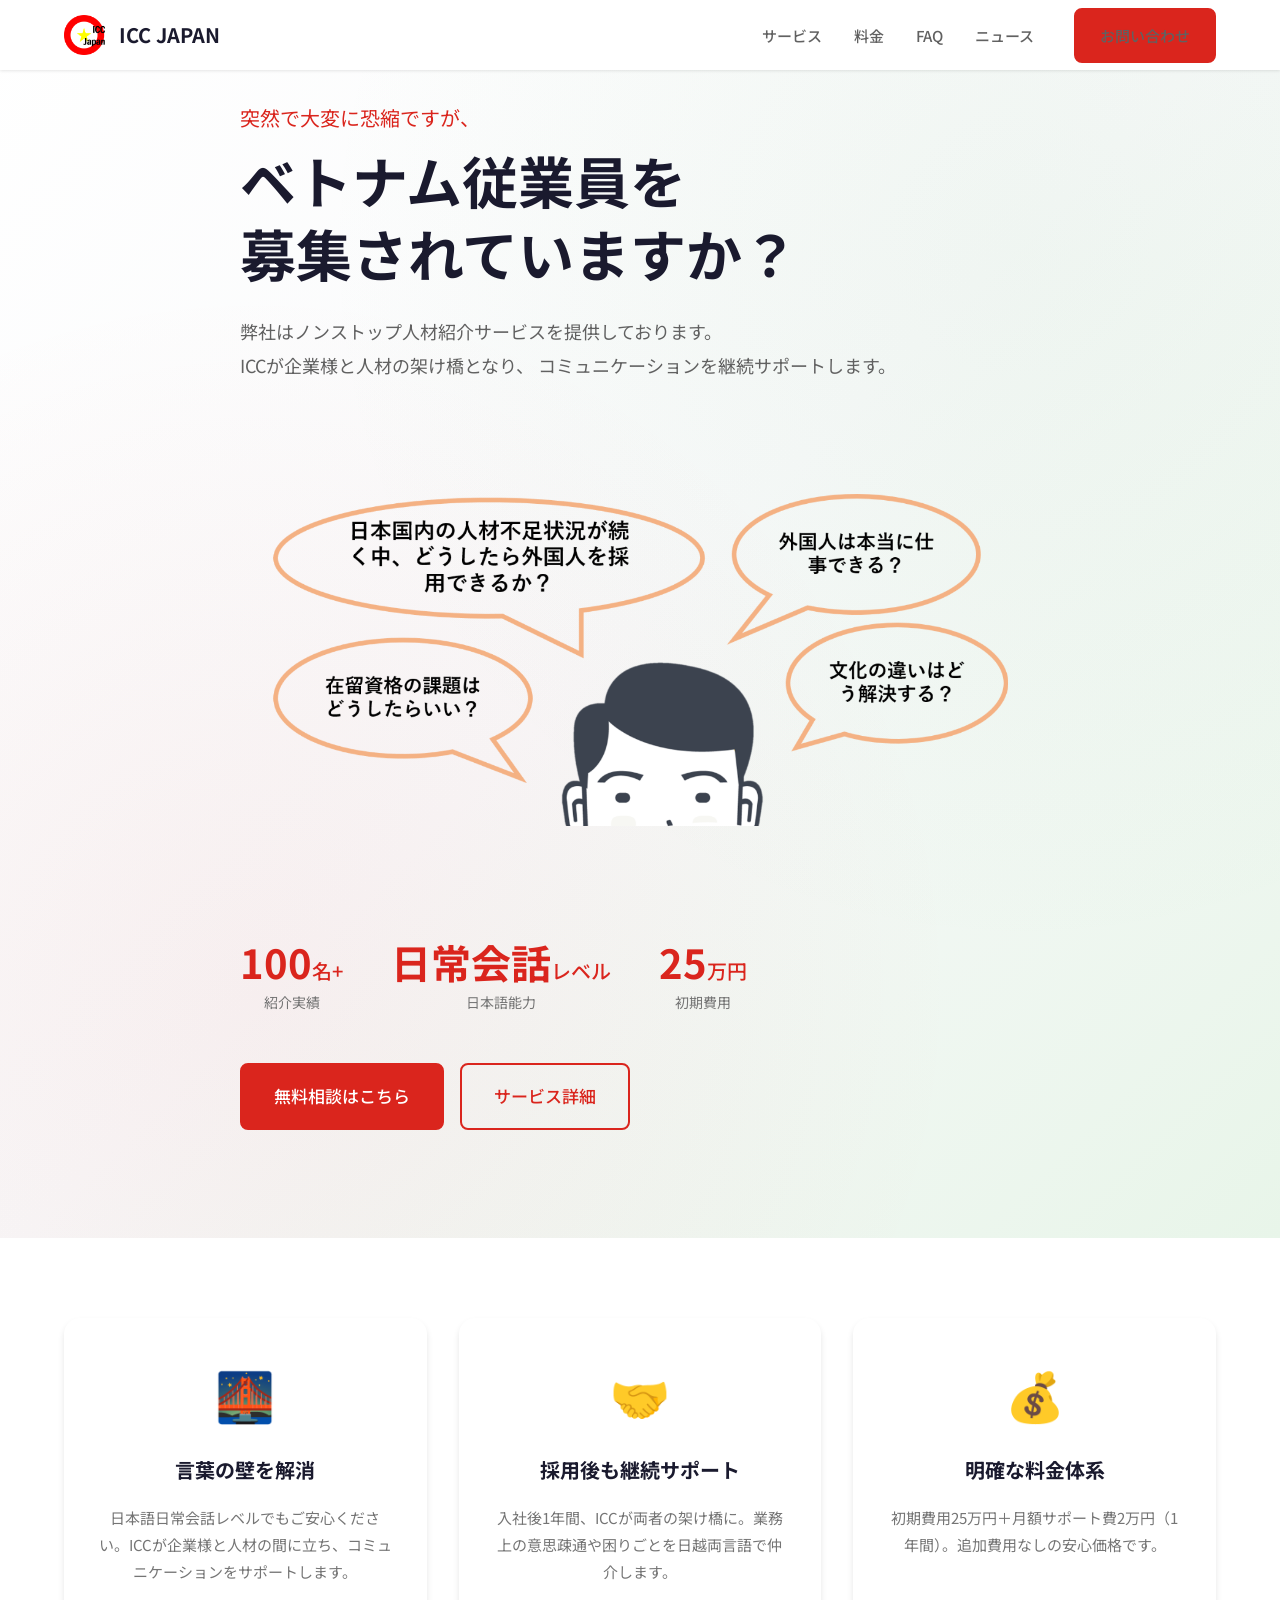
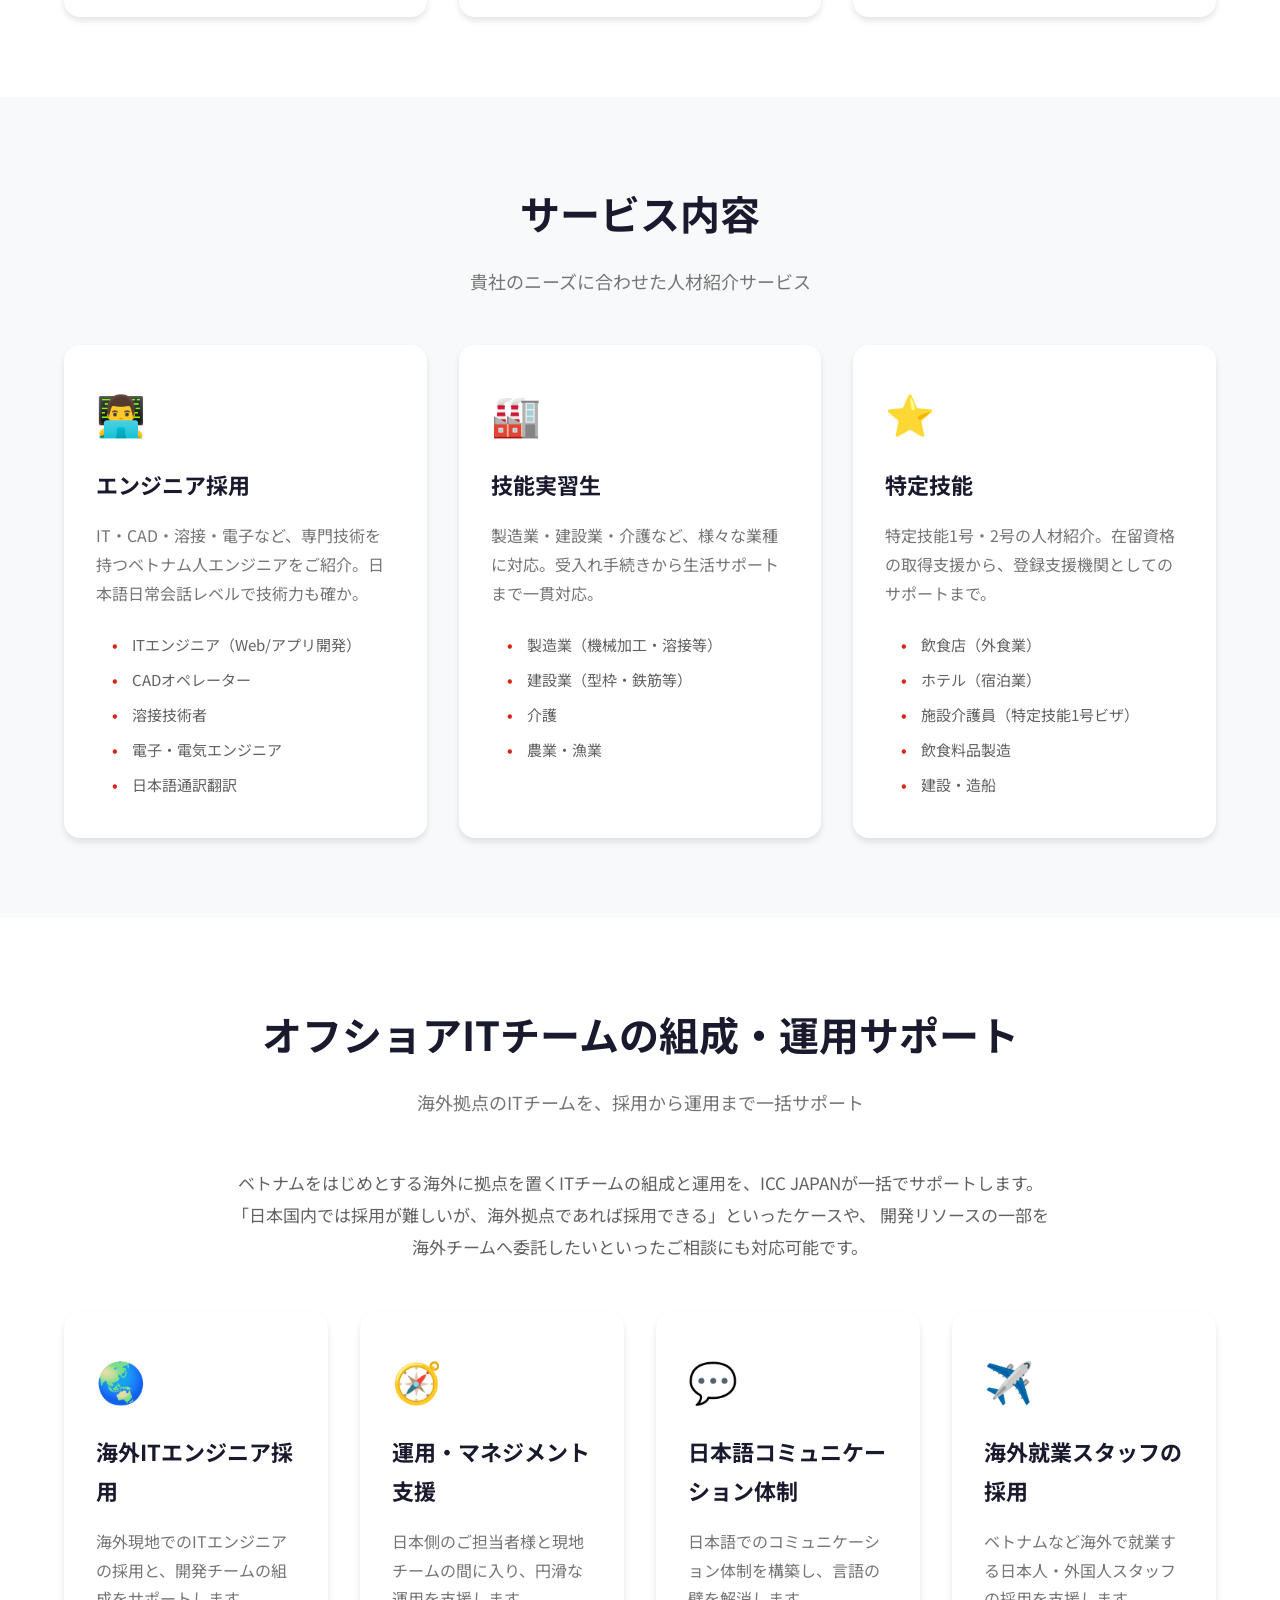
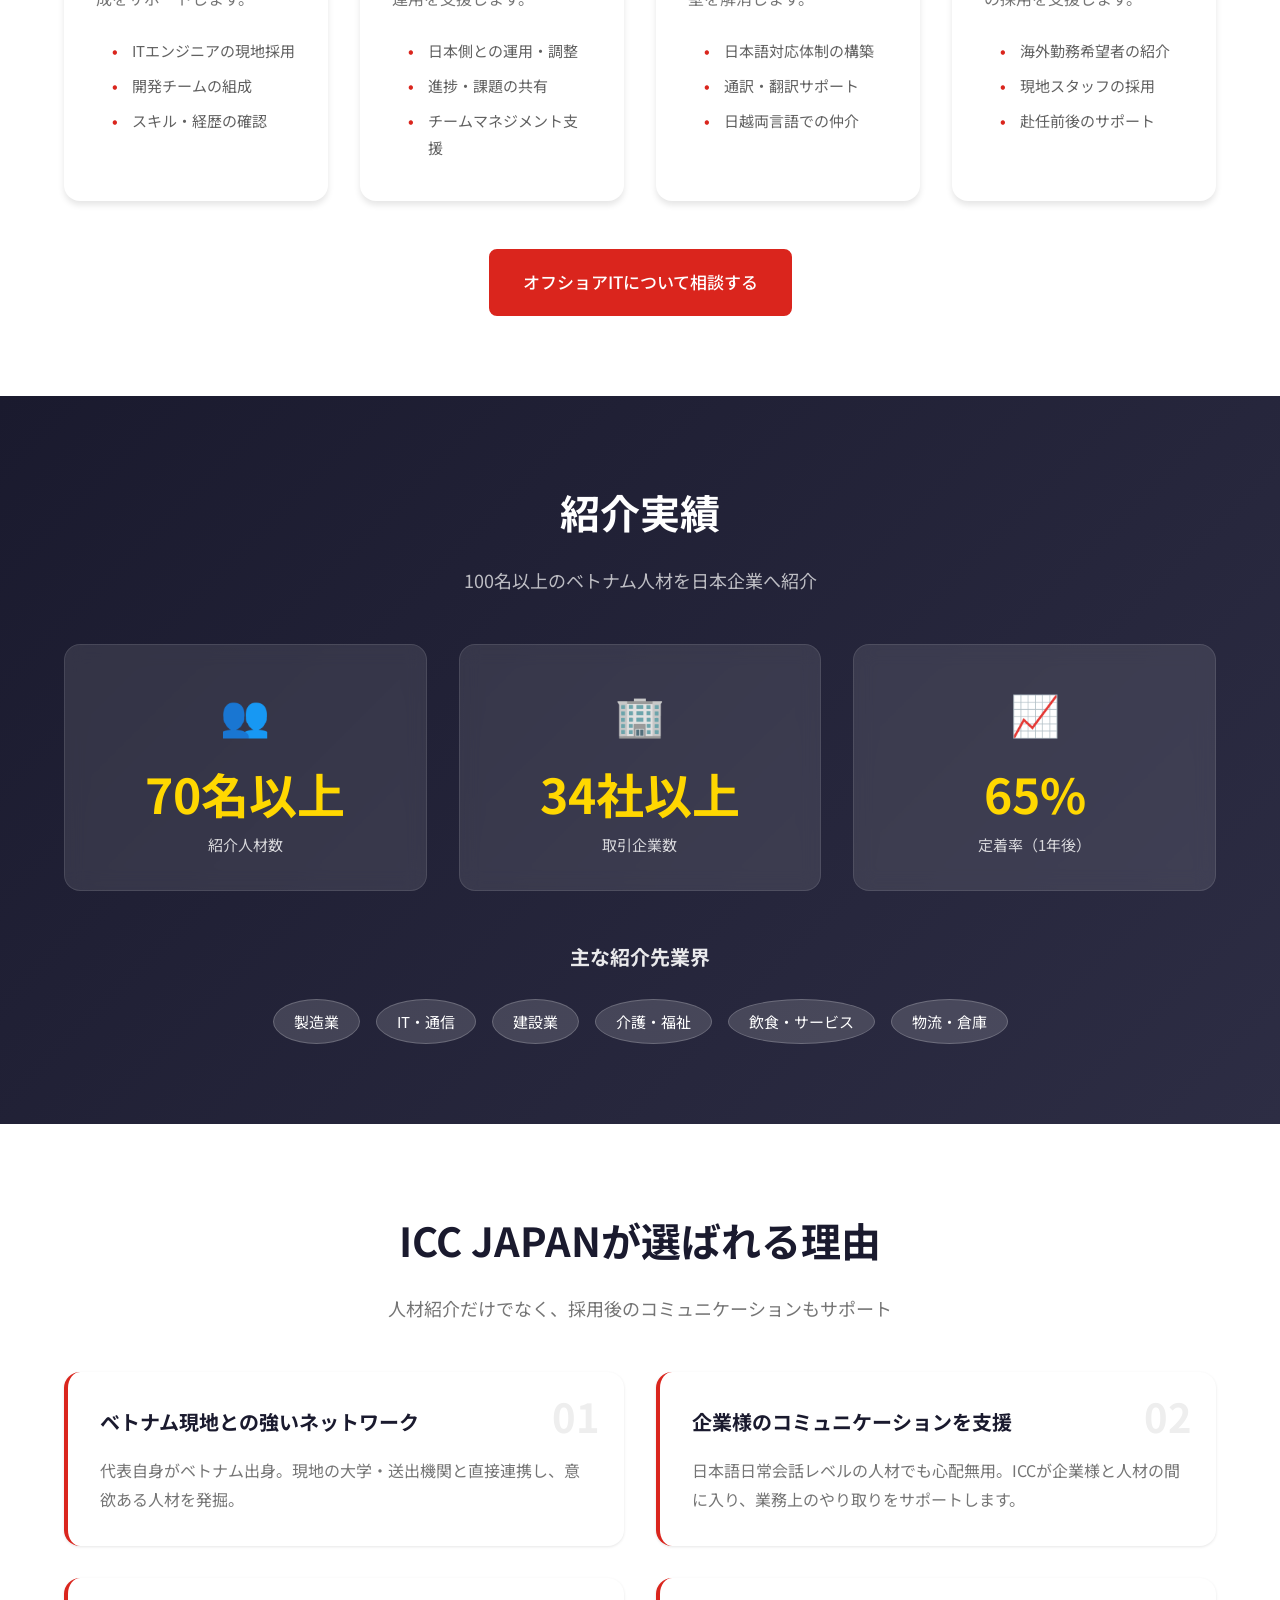
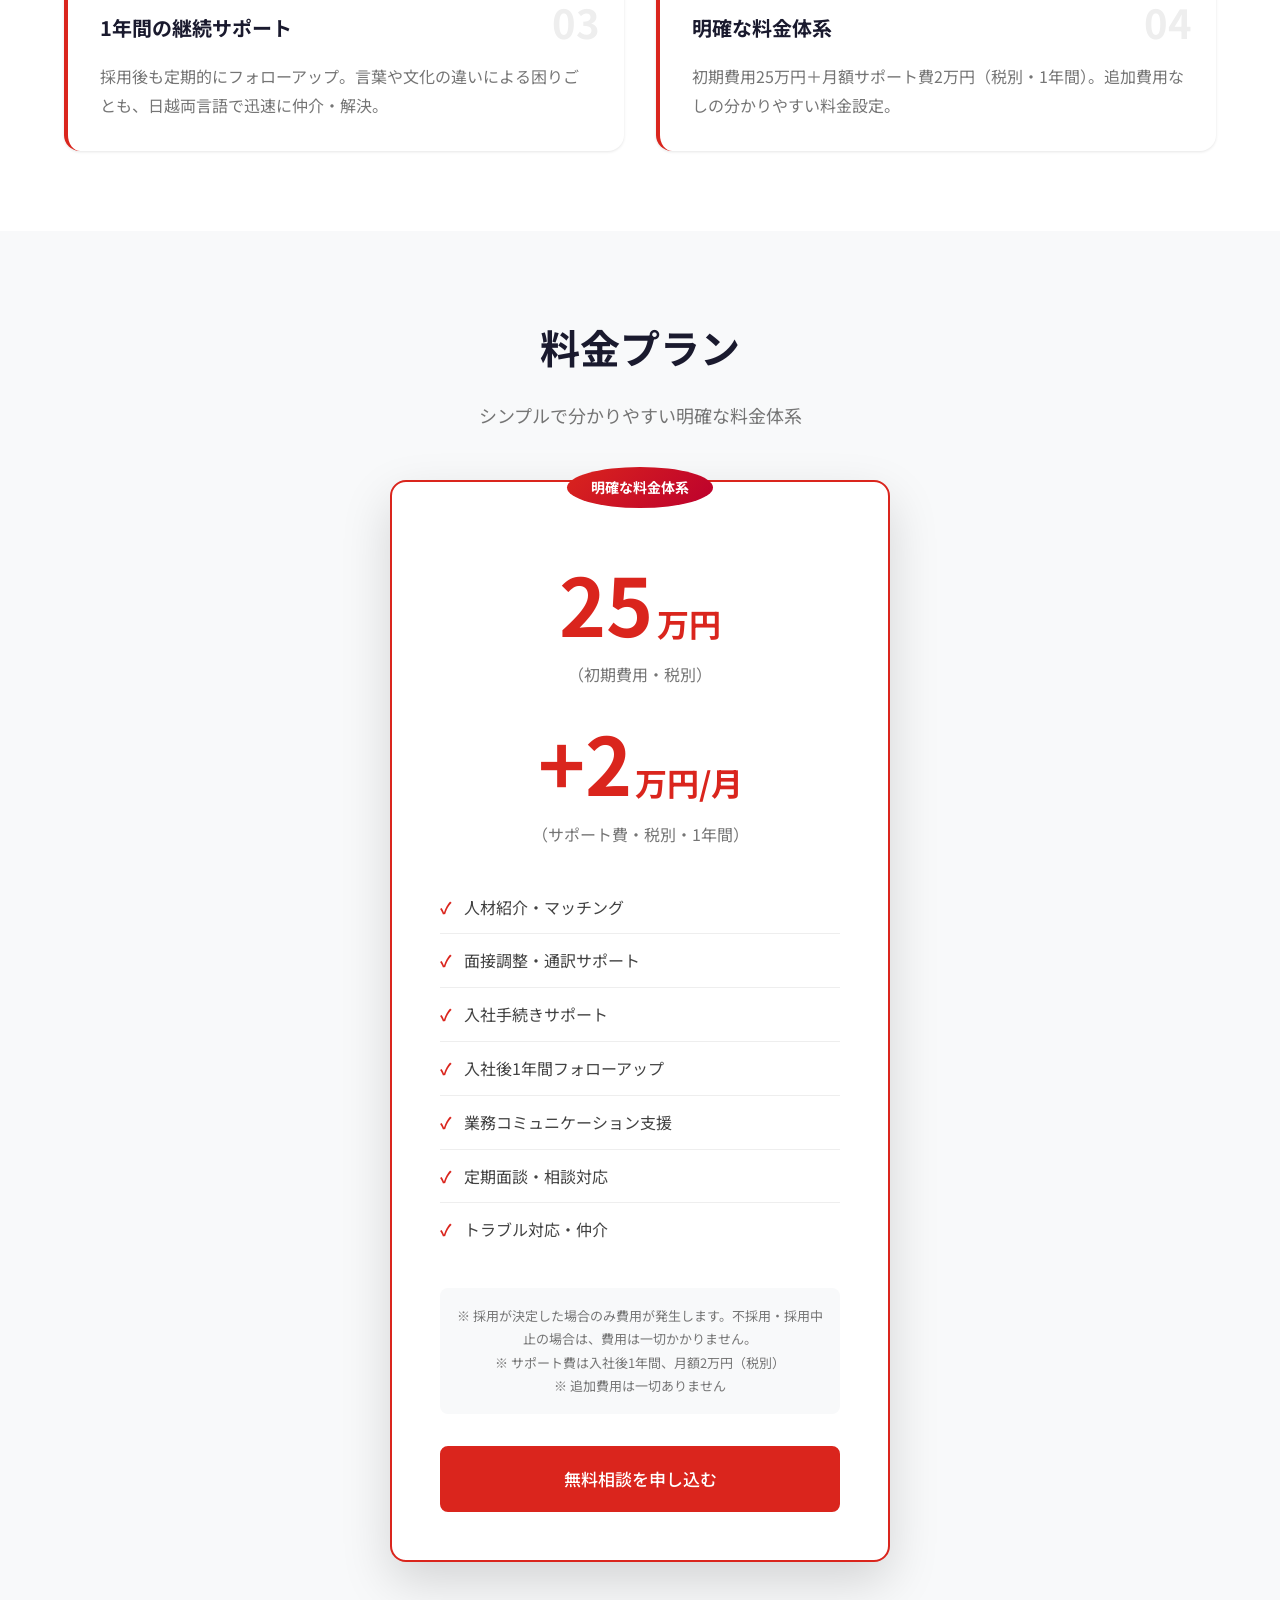
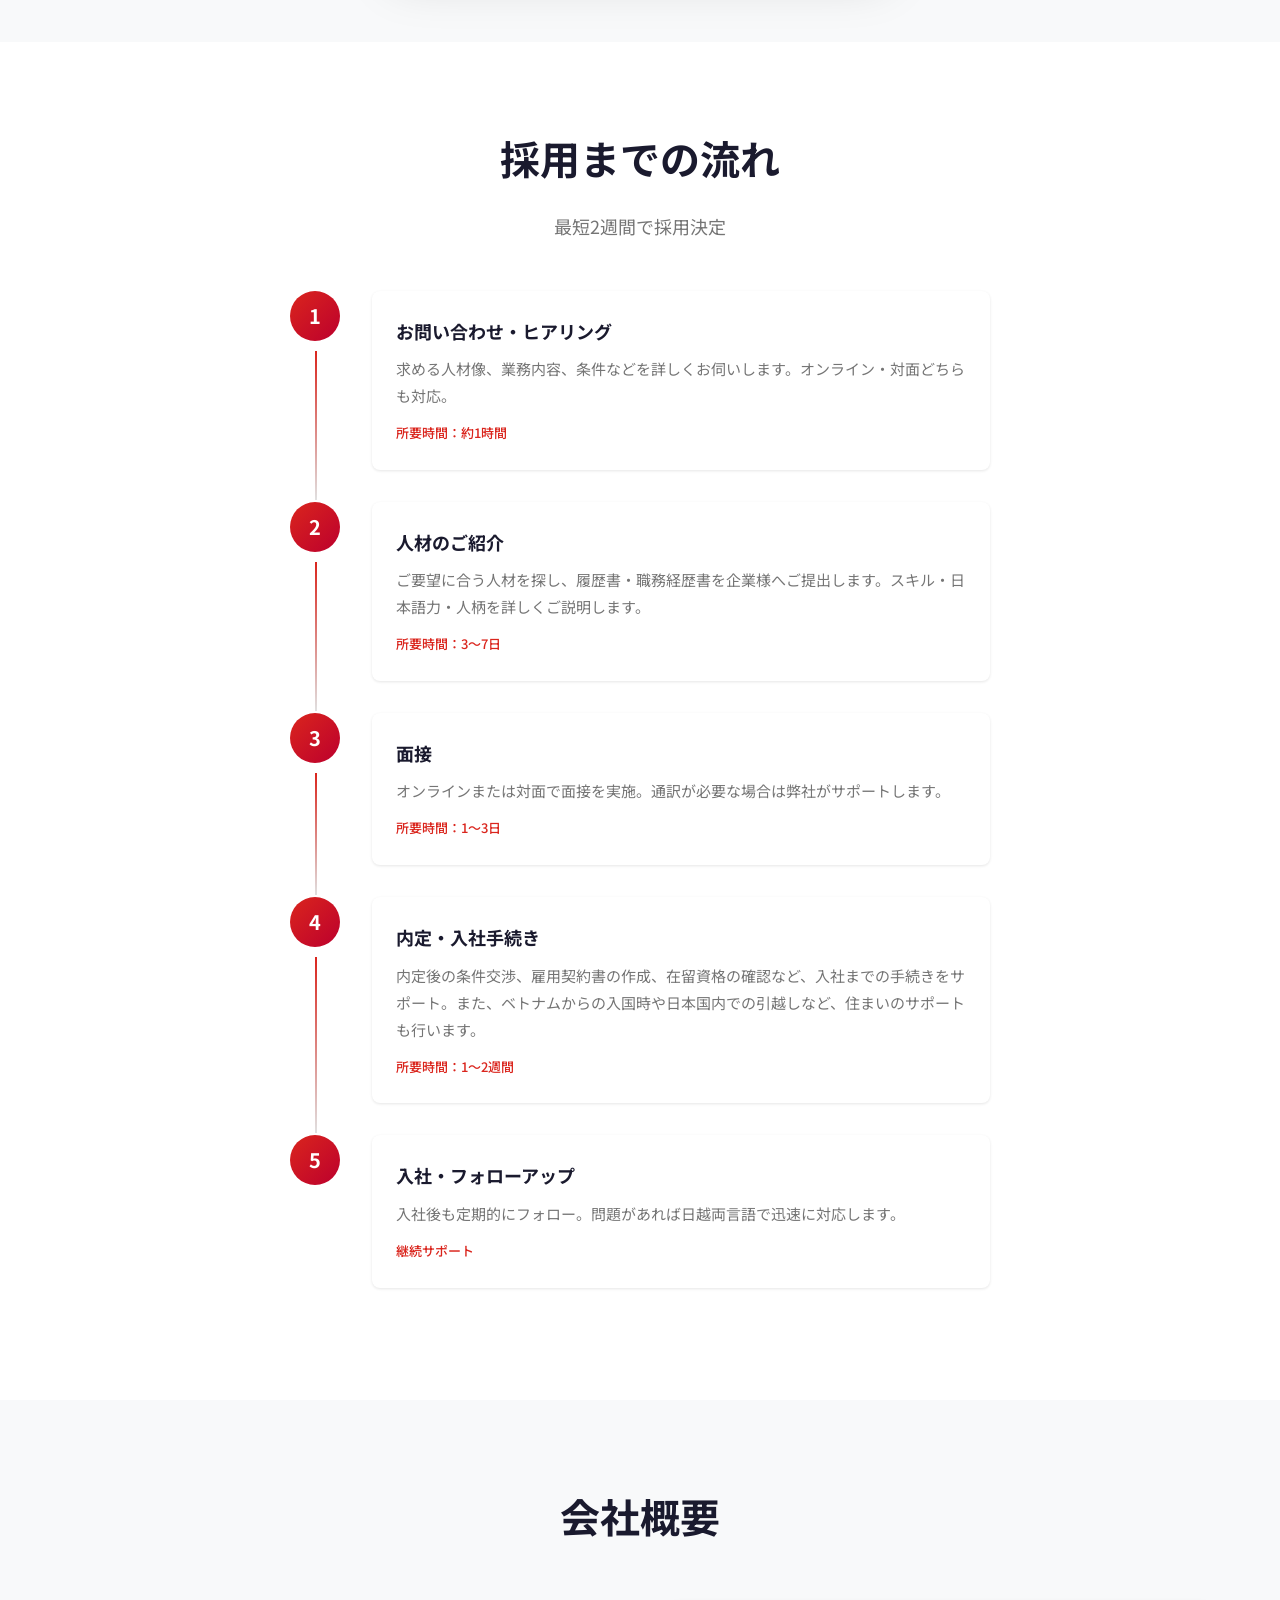
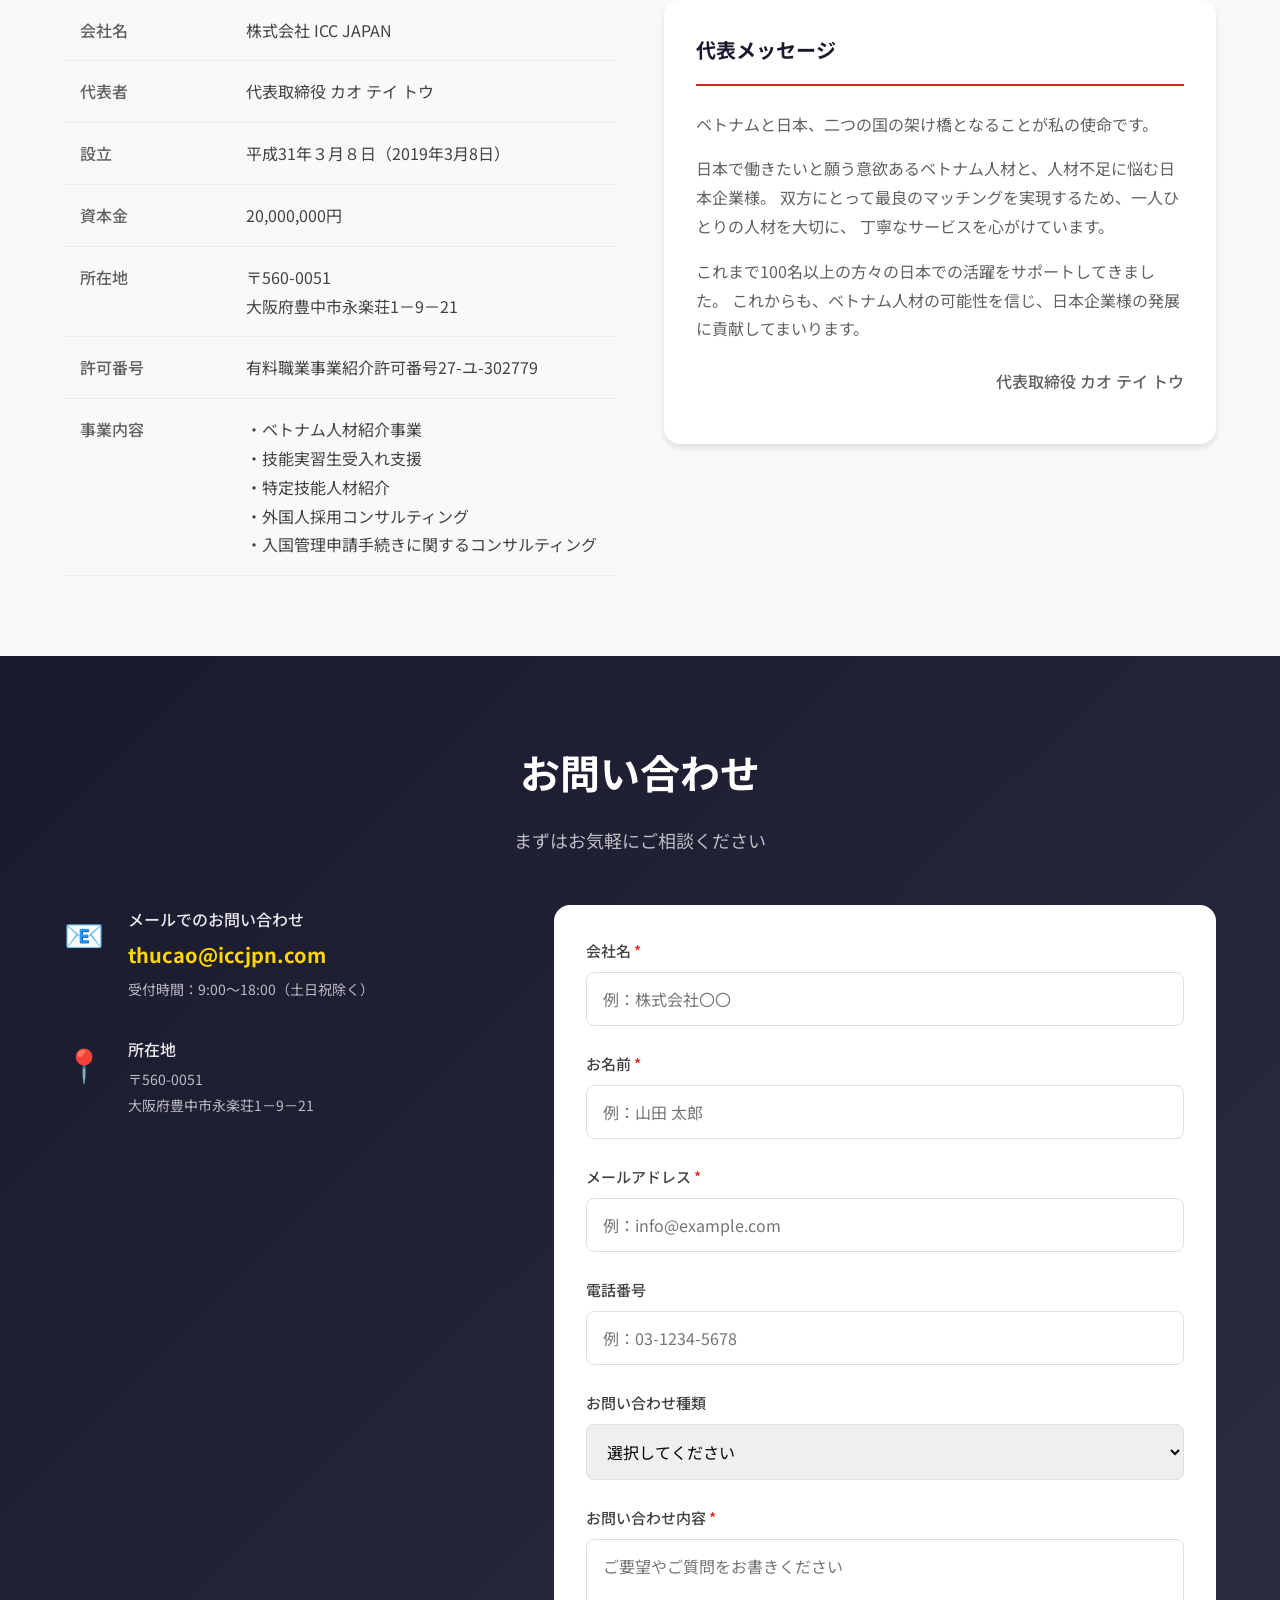
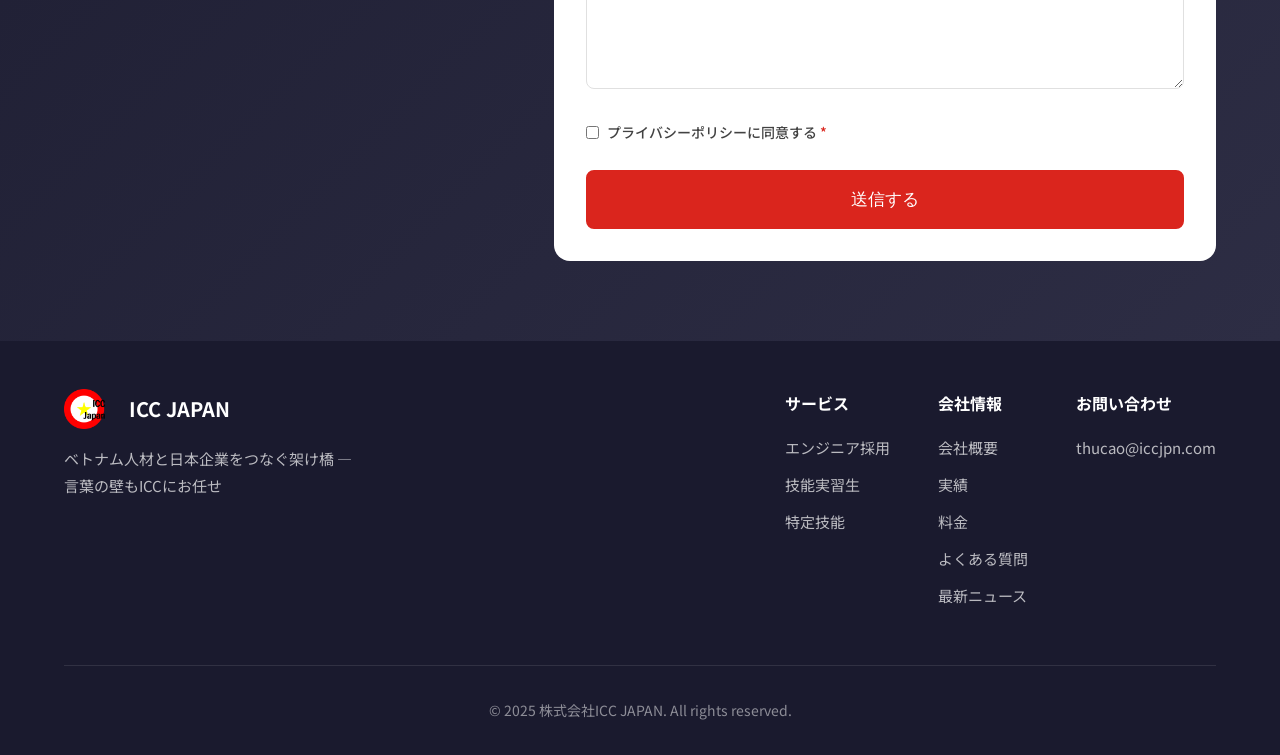
<file: index.html>
<!DOCTYPE html>
<html lang="ja">
<head>
    <meta charset="UTF-8">
    <meta name="viewport" content="width=device-width, initial-scale=1.0">
    <meta http-equiv="X-UA-Compatible" content="IE=edge">
    
    <!-- Primary SEO Meta Tags -->
    <title>ベトナム人材紹介・採用支援 | 株式会社ICC JAPAN【大阪】</title>
    <meta name="description" content="ベトナム人材紹介のエキスパート。日本語日常会話レベルの人材でも安心—ICCが企業様と人材の架け橋となりコミュニケーションをサポート。100名以上の紹介実績。初期費用25万円+月額2万円の明確な料金体系。大阪を拠点に全国対応。">
    <meta name="keywords" content="ベトナム人材紹介,技能実習生,特定技能,エンジニア採用,外国人採用,ベトナム人エンジニア,人材紹介会社,大阪,日本語日常会話,外国人労働者">
    <meta name="author" content="株式会社ICC JAPAN">
    <meta name="robots" content="index, follow">
    <link rel="canonical" href="https://iccjpn.com/">
    
    <!-- Hreflang -->
    <link rel="alternate" hreflang="ja" href="https://iccjpn.com/">
    <link rel="alternate" hreflang="x-default" href="https://iccjpn.com/">
    
    <!-- Open Graph / Facebook -->
    <meta property="og:type" content="website">
    <meta property="og:url" content="https://iccjpn.com/">
    <meta property="og:title" content="ベトナム人材紹介・採用支援 | 株式会社ICC JAPAN">
    <meta property="og:description" content="日本語日常会話レベルでも安心採用。ICCが企業様と人材の架け橋となり、コミュニケーションを継続サポート。100名以上の紹介実績。明確な料金体系。">
    <meta property="og:image" content="https://iccjpn.com/images/og-image.jpg">
    <meta property="og:locale" content="ja_JP">
    
    <!-- Twitter -->
    <meta name="twitter:card" content="summary_large_image">
    <meta name="twitter:url" content="https://iccjpn.com/">
    <meta name="twitter:title" content="ベトナム人材紹介・採用支援 | 株式会社ICC JAPAN">
    <meta name="twitter:description" content="日本語日常会話レベルでも安心採用。ICCが企業と人材の架け橋に。100名以上の紹介実績。">
    <meta name="twitter:image" content="https://iccjpn.com/images/og-image.jpg">
    
    <!-- Favicon -->
    <link rel="icon" type="image/svg+xml" href="/images/favicon.svg">
    <link rel="apple-touch-icon" href="/images/apple-touch-icon.png">
    
    <!-- Google Fonts -->
    <link rel="preconnect" href="https://fonts.googleapis.com">
    <link rel="preconnect" href="https://fonts.gstatic.com" crossorigin>
    <link href="https://fonts.googleapis.com/css2?family=Noto+Sans+JP:wght@400;500;700&display=swap" rel="stylesheet">
    
    <!-- Google tag (gtag.js) -->
    <!-- Get your ID from: https://analytics.google.com → Admin → Data Streams -->
    <script async src="https://www.googletagmanager.com/gtag/js?id=G-J0CHSYTLVM"></script>
    <script>
      window.dataLayer = window.dataLayer || [];
      function gtag(){dataLayer.push(arguments);}
      gtag('js', new Date());
      gtag('config', 'G-J0CHSYTLVM');
    </script>
    
    <!-- Stylesheets -->
    <link rel="stylesheet" href="css/style.css?v=20261014b">
    
    <!-- Structured Data - Organization Schema -->
    <script type="application/ld+json">
    {
        "@context": "https://schema.org",
        "@type": "Organization",
        "name": "株式会社ICC JAPAN",
        "alternateName": "ICC JAPAN",
        "url": "https://iccjpn.com",
        "logo": "https://iccjpn.com/images/logo.png",
        "description": "ベトナム人材紹介・採用支援サービス。企業と人材の架け橋となり、日本語日常会話レベルからの採用を継続サポート。",
        "foundingDate": "2019-03-08",
        "address": {
            "@type": "PostalAddress",
            "streetAddress": "永楽荘1－9－21",
            "addressLocality": "豊中市",
            "addressRegion": "大阪府",
            "postalCode": "560-0051",
            "addressCountry": "JP"
        },
        "contactPoint": {
            "@type": "ContactPoint",
            "telephone": "+81-90-5886-9586",
            "contactType": "customer service",
            "availableLanguage": ["Japanese", "Vietnamese"]
        },
        "sameAs": [],
        "areaServed": "JP",
        "serviceType": "人材紹介サービス"
    }
    </script>
    
    <!-- Structured Data - LocalBusiness -->
    <script type="application/ld+json">
    {
        "@context": "https://schema.org",
        "@type": "EmploymentAgency",
        "name": "株式会社ICC JAPAN",
        "image": "https://iccjpn.com/images/office.jpg",
        "url": "https://iccjpn.com",
        "telephone": "+81-90-5886-9586",
        "address": {
            "@type": "PostalAddress",
            "streetAddress": "永楽荘1－9－21",
            "addressLocality": "豊中市",
            "addressRegion": "大阪府",
            "postalCode": "560-0051",
            "addressCountry": "JP"
        },
        "priceRange": "初期費用25万円+月額2万円（税別・1年間）",
        "openingHoursSpecification": {
            "@type": "OpeningHoursSpecification",
            "dayOfWeek": ["Monday", "Tuesday", "Wednesday", "Thursday", "Friday"],
            "opens": "09:00",
            "closes": "18:00"
        }
    }
    </script>
</head>
<body>
    <!-- Header -->
    <header class="header" id="header">
        <div class="container">
            <div class="header-inner">
                <a href="/" class="logo">
                    <img src="images/logo.png" alt="ICC JAPAN" class="logo-image">
                    <span class="logo-text">ICC JAPAN</span>
                </a>
                <button class="mobile-menu-btn" aria-label="メニュー" id="mobileMenuBtn">
                    <span></span>
                    <span></span>
                    <span></span>
                </button>
                <nav class="nav" id="nav">
                    <ul class="nav-list">
                        <li><a href="#services">サービス</a></li>
                        <li><a href="#pricing">料金</a></li>
                        <li><a href="/faq.html">FAQ</a></li>
                        <li><a href="/news.html">ニュース</a></li>
                        <li><a href="#contact" class="btn btn-primary">お問い合わせ</a></li>
                    </ul>
                </nav>
            </div>
        </div>
    </header>

    <!-- Hero Section -->
    <section class="hero" id="hero">
        <div class="hero-bg"></div>
        <div class="container">
            <div class="hero-content">
                <h1 class="hero-title">
                    <span class="hero-title-sub">突然で大変に恐縮ですが、</span>
                    <span class="hero-title-main">ベトナム従業員を<br>募集されていますか？</span>
                </h1>
                <p class="hero-description">
                    弊社はノンストップ人材紹介サービスを提供しております。<br>
                    ICCが企業様と人材の架け橋となり、<br class="sp-only">
                    コミュニケーションを継続サポートします。
                </p>
                <div class="hero-image">
                    <img src="images/recruitment-main.png" alt="ベトナム人材紹介サービス - ICC JAPANがベトナム人エンジニア・技能実習生・特定技能人材と日本企業をマッチング" loading="lazy" width="800" height="500" style="max-width: 100%; height: auto; margin: 2rem 0;">
                </div>
                <div class="hero-stats">
                    <div class="stat-item">
                        <span class="stat-number">100<small>名+</small></span>
                        <span class="stat-label">紹介実績</span>
                    </div>
                    <div class="stat-item">
                        <span class="stat-number">日常会話<small>レベル</small></span>
                        <span class="stat-label">日本語能力</span>
                    </div>
                    <div class="stat-item">
                        <span class="stat-number">25<small>万円</small></span>
                        <span class="stat-label">初期費用</span>
                    </div>
                </div>
                <div class="hero-cta">
                    <a href="#contact" class="btn btn-primary btn-lg">無料相談はこちら</a>
                    <a href="#services" class="btn btn-outline btn-lg">サービス詳細</a>
                </div>
            </div>
        </div>
    </section>

    <!-- Features Section -->
    <section class="features" id="features">
        <div class="container">
            <div class="features-grid">
                <div class="feature-card">
                    <div class="feature-icon">🌉</div>
                    <h3>言葉の壁を解消</h3>
                    <p>日本語日常会話レベルでもご安心ください。ICCが企業様と人材の間に立ち、コミュニケーションをサポートします。</p>
                </div>
                <div class="feature-card">
                    <div class="feature-icon">🤝</div>
                    <h3>採用後も継続サポート</h3>
                    <p>入社後1年間、ICCが両者の架け橋に。業務上の意思疎通や困りごとを日越両言語で仲介します。</p>
                </div>
                <div class="feature-card">
                    <div class="feature-icon">💰</div>
                    <h3>明確な料金体系</h3>
                    <p>初期費用25万円＋月額サポート費2万円（1年間）。追加費用なしの安心価格です。</p>
                </div>
            </div>
        </div>
    </section>

    <!-- Services Section -->
    <section class="services section" id="services">
        <div class="container">
            <div class="section-header">
                <h2 class="section-title">サービス内容</h2>
                <p class="section-subtitle">貴社のニーズに合わせた人材紹介サービス</p>
            </div>
            <div class="services-grid">
                <div class="service-card">
                    <div class="service-icon">👨‍💻</div>
                    <h3>エンジニア採用</h3>
                    <p>IT・CAD・溶接・電子など、専門技術を持つベトナム人エンジニアをご紹介。日本語日常会話レベルで技術力も確か。</p>
                    <ul class="service-list">
                        <li>ITエンジニア（Web/アプリ開発）</li>
                        <li>CADオペレーター</li>
                        <li>溶接技術者</li>
                        <li>電子・電気エンジニア</li>
                        <li>日本語通訳翻訳</li>
                    </ul>
                </div>
                <div class="service-card">
                    <div class="service-icon">🏭</div>
                    <h3>技能実習生</h3>
                    <p>製造業・建設業・介護など、様々な業種に対応。受入れ手続きから生活サポートまで一貫対応。</p>
                    <ul class="service-list">
                        <li>製造業（機械加工・溶接等）</li>
                        <li>建設業（型枠・鉄筋等）</li>
                        <li>介護</li>
                        <li>農業・漁業</li>
                    </ul>
                </div>
                <div class="service-card">
                    <div class="service-icon">⭐</div>
                    <h3>特定技能</h3>
                    <p>特定技能1号・2号の人材紹介。在留資格の取得支援から、登録支援機関としてのサポートまで。</p>
                    <ul class="service-list">
                        <li>飲食店（外食業）</li>
                        <li>ホテル（宿泊業）</li>
                        <li>施設介護員（特定技能1号ビザ）</li>
                        <li>飲食料品製造</li>
                        <li>建設・造船</li>
                    </ul>
                </div>
            </div>
        </div>
    </section>

    <!-- Offshore IT Section -->
    <section class="services section" id="offshore">
        <div class="container">
            <div class="section-header">
                <h2 class="section-title">オフショアITチームの組成・運用サポート</h2>
                <p class="section-subtitle">海外拠点のITチームを、採用から運用まで一括サポート</p>
            </div>
            <div class="offshore-intro">
                <p>
                    ベトナムをはじめとする海外に拠点を置くITチームの組成と運用を、ICC JAPANが一括でサポートします。
                    「日本国内では採用が難しいが、海外拠点であれば採用できる」といったケースや、
                    開発リソースの一部を海外チームへ委託したいといったご相談にも対応可能です。
                </p>
            </div>
            <div class="services-grid services-grid--four">
                <div class="service-card">
                    <div class="service-icon">🌏</div>
                    <h3>海外ITエンジニア採用</h3>
                    <p>海外現地でのITエンジニアの採用と、開発チームの組成をサポートします。</p>
                    <ul class="service-list">
                        <li>ITエンジニアの現地採用</li>
                        <li>開発チームの組成</li>
                        <li>スキル・経歴の確認</li>
                    </ul>
                </div>
                <div class="service-card">
                    <div class="service-icon">🧭</div>
                    <h3>運用・マネジメント支援</h3>
                    <p>日本側のご担当者様と現地チームの間に入り、円滑な運用を支援します。</p>
                    <ul class="service-list">
                        <li>日本側との運用・調整</li>
                        <li>進捗・課題の共有</li>
                        <li>チームマネジメント支援</li>
                    </ul>
                </div>
                <div class="service-card">
                    <div class="service-icon">💬</div>
                    <h3>日本語コミュニケーション体制</h3>
                    <p>日本語でのコミュニケーション体制を構築し、言語の壁を解消します。</p>
                    <ul class="service-list">
                        <li>日本語対応体制の構築</li>
                        <li>通訳・翻訳サポート</li>
                        <li>日越両言語での仲介</li>
                    </ul>
                </div>
                <div class="service-card">
                    <div class="service-icon">✈️</div>
                    <h3>海外就業スタッフの採用</h3>
                    <p>ベトナムなど海外で就業する日本人・外国人スタッフの採用を支援します。</p>
                    <ul class="service-list">
                        <li>海外勤務希望者の紹介</li>
                        <li>現地スタッフの採用</li>
                        <li>赴任前後のサポート</li>
                    </ul>
                </div>
            </div>
            <div class="offshore-cta">
                <a href="#contact" class="btn btn-primary btn-lg">オフショアITについて相談する</a>
            </div>
        </div>
    </section>

    <!-- Track Record Section -->
    <section class="track-record section" id="track-record">
        <div class="container">
            <div class="section-header">
                <h2 class="section-title">紹介実績</h2>
                <p class="section-subtitle">100名以上のベトナム人材を日本企業へ紹介</p>
            </div>
            <div class="track-record-content">
                <div class="stats-showcase">
                    <div class="stat-card">
                        <div class="stat-icon">👥</div>
                        <div class="stat-number-lg">100<span>名以上</span></div>
                        <div class="stat-desc">紹介人材数</div>
                    </div>
                    <div class="stat-card">
                        <div class="stat-icon">🏢</div>
                        <div class="stat-number-lg">50<span>社以上</span></div>
                        <div class="stat-desc">取引企業数</div>
                    </div>
                    <div class="stat-card">
                        <div class="stat-icon">📈</div>
                        <div class="stat-number-lg">95<span>%</span></div>
                        <div class="stat-desc">定着率（1年後）</div>
                    </div>
                </div>
                <div class="industries-served">
                    <h3>主な紹介先業界</h3>
                    <div class="industry-tags">
                        <span class="industry-tag">製造業</span>
                        <span class="industry-tag">IT・通信</span>
                        <span class="industry-tag">建設業</span>
                        <span class="industry-tag">介護・福祉</span>
                        <span class="industry-tag">飲食・サービス</span>
                        <span class="industry-tag">物流・倉庫</span>
                    </div>
                </div>
            </div>
        </div>
    </section>

    <!-- Why Choose Us Section -->
    <section class="why-us section" id="why-us">
        <div class="container">
            <div class="section-header">
                <h2 class="section-title">ICC JAPANが選ばれる理由</h2>
                <p class="section-subtitle">人材紹介だけでなく、採用後のコミュニケーションもサポート</p>
            </div>
            <div class="why-us-grid">
                <div class="why-us-item">
                    <div class="why-us-number">01</div>
                    <h3>ベトナム現地との強いネットワーク</h3>
                    <p>代表自身がベトナム出身。現地の大学・送出機関と直接連携し、意欲ある人材を発掘。</p>
                </div>
                <div class="why-us-item">
                    <div class="why-us-number">02</div>
                    <h3>企業様のコミュニケーションを支援</h3>
                    <p>日本語日常会話レベルの人材でも心配無用。ICCが企業様と人材の間に入り、業務上のやり取りをサポートします。</p>
                </div>
                <div class="why-us-item">
                    <div class="why-us-number">03</div>
                    <h3>1年間の継続サポート</h3>
                    <p>採用後も定期的にフォローアップ。言葉や文化の違いによる困りごとも、日越両言語で迅速に仲介・解決。</p>
                </div>
                <div class="why-us-item">
                    <div class="why-us-number">04</div>
                    <h3>明確な料金体系</h3>
                    <p>初期費用25万円＋月額サポート費2万円（税別・1年間）。追加費用なしの分かりやすい料金設定。</p>
                </div>
            </div>
        </div>
    </section>

    <!-- Pricing Section -->
    <section class="pricing section" id="pricing">
        <div class="container">
            <div class="section-header">
                <h2 class="section-title">料金プラン</h2>
                <p class="section-subtitle">シンプルで分かりやすい明確な料金体系</p>
            </div>
            <div class="pricing-card-wrapper">
                <div class="pricing-card">
                    <div class="pricing-badge">明確な料金体系</div>
                    <div class="pricing-amount">
                        <span class="pricing-percent">25</span>
                        <span class="pricing-unit">万円</span>
                        <span class="pricing-base">（初期費用・税別）</span>
                    </div>
                    <div class="pricing-amount" style="margin-top: 1rem; font-size: 0.8em;" aria-label="+2万円/月（サポート費・税別・1年間）">
                        <span class="pricing-percent">+2</span>
                        <span class="pricing-unit">万円/月</span>
                        <span class="pricing-base">（サポート費・税別・1年間）</span>
                    </div>
                    <ul class="pricing-features">
                        <li><span class="check">✓</span>人材紹介・マッチング</li>
                        <li><span class="check">✓</span>面接調整・通訳サポート</li>
                        <li><span class="check">✓</span>入社手続きサポート</li>
                        <li><span class="check">✓</span>入社後1年間フォローアップ</li>
                        <li><span class="check">✓</span>業務コミュニケーション支援</li>
                        <li><span class="check">✓</span>定期面談・相談対応</li>
                        <li><span class="check">✓</span>トラブル対応・仲介</li>
                    </ul>
                    <div class="pricing-note">
                        ※ 採用が決定した場合のみ費用が発生します。不採用・採用中止の場合は、費用は一切かかりません。<br>
                        ※ サポート費は入社後1年間、月額2万円（税別）<br>
                        ※ 追加費用は一切ありません
                    </div>
                    <a href="#contact" class="btn btn-primary btn-lg btn-block">無料相談を申し込む</a>
                </div>
            </div>
        </div>
    </section>

    <!-- Process Section -->
    <section class="process section" id="process">
        <div class="container">
            <div class="section-header">
                <h2 class="section-title">採用までの流れ</h2>
                <p class="section-subtitle">最短2週間で採用決定</p>
            </div>
            <div class="process-timeline">
                <div class="process-step">
                    <div class="step-number">1</div>
                    <div class="step-content">
                        <h3>お問い合わせ・ヒアリング</h3>
                        <p>求める人材像、業務内容、条件などを詳しくお伺いします。オンライン・対面どちらも対応。</p>
                        <span class="step-duration">所要時間：約1時間</span>
                    </div>
                </div>
                <div class="process-step">
                    <div class="step-number">2</div>
                    <div class="step-content">
                        <h3>人材のご紹介</h3>
                        <p>ご要望に合う人材を探し、履歴書・職務経歴書を企業様へご提出します。スキル・日本語力・人柄を詳しくご説明します。</p>
                        <span class="step-duration">所要時間：3〜7日</span>
                    </div>
                </div>
                <div class="process-step">
                    <div class="step-number">3</div>
                    <div class="step-content">
                        <h3>面接</h3>
                        <p>オンラインまたは対面で面接を実施。通訳が必要な場合は弊社がサポートします。</p>
                        <span class="step-duration">所要時間：1〜3日</span>
                    </div>
                </div>
                <div class="process-step">
                    <div class="step-number">4</div>
                    <div class="step-content">
                        <h3>内定・入社手続き</h3>
                        <p>内定後の条件交渉、雇用契約書の作成、在留資格の確認など、入社までの手続きをサポート。また、ベトナムからの入国時や日本国内での引越しなど、住まいのサポートも行います。</p>
                        <span class="step-duration">所要時間：1〜2週間</span>
                    </div>
                </div>
                <div class="process-step">
                    <div class="step-number">5</div>
                    <div class="step-content">
                        <h3>入社・フォローアップ</h3>
                        <p>入社後も定期的にフォロー。問題があれば日越両言語で迅速に対応します。</p>
                        <span class="step-duration">継続サポート</span>
                    </div>
                </div>
            </div>
        </div>
    </section>

    <!-- About Section -->
    <section class="about section" id="about">
        <div class="container">
            <div class="section-header">
                <h2 class="section-title">会社概要</h2>
            </div>
            <div class="about-content">
                <div class="about-info">
                    <table class="about-table">
                        <tr>
                            <th>会社名</th>
                            <td>株式会社 ICC JAPAN</td>
                        </tr>
                        <tr>
                            <th>代表者</th>
                            <td>代表取締役 カオ テイ トウ</td>
                        </tr>
                        <tr>
                            <th>設立</th>
                            <td>平成31年３月８日（2019年3月8日）</td>
                        </tr>
                        <tr>
                            <th>資本金</th>
                            <td>20,000,000円</td>
                        </tr>
                        <tr>
                            <th>所在地</th>
                            <td>〒560-0051<br>大阪府豊中市永楽荘1－9－21</td>
                        </tr>
                        <tr>
                            <th>許可番号</th>
                            <td>有料職業事業紹介許可番号27-ユ-302779</td>
                        </tr>
                        <tr>
                            <th>事業内容</th>
                            <td>
                                ・ベトナム人材紹介事業<br>
                                ・技能実習生受入れ支援<br>
                                ・特定技能人材紹介<br>
                                ・外国人採用コンサルティング<br>
                                ・入国管理申請手続きに関するコンサルティング
                            </td>
                        </tr>
                    </table>
                </div>
                <div class="about-message">
                    <h3>代表メッセージ</h3>
                    <p>
                        ベトナムと日本、二つの国の架け橋となることが私の使命です。
                    </p>
                    <p>
                        日本で働きたいと願う意欲あるベトナム人材と、人材不足に悩む日本企業様。
                        双方にとって最良のマッチングを実現するため、一人ひとりの人材を大切に、
                        丁寧なサービスを心がけています。
                    </p>
                    <p>
                        これまで100名以上の方々の日本での活躍をサポートしてきました。
                        これからも、ベトナム人材の可能性を信じ、日本企業様の発展に貢献してまいります。
                    </p>
                    <p class="representative-name">代表取締役 カオ テイ トウ</p>
                </div>
            </div>
        </div>
    </section>

    <!-- Contact Section -->
    <section class="contact section" id="contact">
        <div class="container">
            <div class="section-header">
                <h2 class="section-title">お問い合わせ</h2>
                <p class="section-subtitle">まずはお気軽にご相談ください</p>
            </div>
            <div class="contact-content">
                <div class="contact-info">
                    <div class="contact-item">
                        <div class="contact-icon">📧</div>
                        <div class="contact-detail">
                            <h4>メールでのお問い合わせ</h4>
                            <a href="mailto:thucao@iccjpn.com" class="contact-email">thucao@iccjpn.com</a>
                            <p>受付時間：9:00〜18:00（土日祝除く）</p>
                        </div>
                    </div>

                    <div class="contact-item">
                        <div class="contact-icon">📍</div>
                        <div class="contact-detail">
                            <h4>所在地</h4>
                            <p>〒560-0051<br>大阪府豊中市永楽荘1－9－21</p>
                        </div>
                    </div>
                </div>
                <div class="contact-form-wrapper">
                    <form class="contact-form" id="contactForm" action="https://formspree.io/f/xqedlvnl" method="POST">
                        <input type="hidden" name="_next" value="https://iccjpn.com/?success=true">
                        <input type="hidden" name="_subject" value="【ICC JAPAN】お問い合わせ">
                        <input type="text" name="_gotcha" style="display:none">
                        <div class="form-group">
                            <label for="company">会社名 <span class="required">*</span></label>
                            <input type="text" id="company" name="company" required placeholder="例：株式会社〇〇">
                        </div>
                        <div class="form-group">
                            <label for="name">お名前 <span class="required">*</span></label>
                            <input type="text" id="name" name="name" required placeholder="例：山田 太郎">
                        </div>
                        <div class="form-group">
                            <label for="email">メールアドレス <span class="required">*</span></label>
                            <input type="email" id="email" name="email" required placeholder="例：info@example.com">
                        </div>
                        <div class="form-group">
                            <label for="phone">電話番号</label>
                            <input type="tel" id="phone" name="phone" placeholder="例：03-1234-5678">
                        </div>
                        <div class="form-group">
                            <label for="category">お問い合わせ種類</label>
                            <select id="category" name="category">
                                <option value="">選択してください</option>
                                <option value="engineer">エンジニア採用について</option>
                                <option value="trainee">技能実習生について</option>
                                <option value="specified">特定技能について</option>
                                <option value="other">その他</option>
                            </select>
                        </div>
                        <div class="form-group">
                            <label for="message">お問い合わせ内容 <span class="required">*</span></label>
                            <textarea id="message" name="message" rows="5" required placeholder="ご要望やご質問をお書きください"></textarea>
                        </div>
                        <div class="form-group form-checkbox">
                            <input type="checkbox" id="privacy" name="privacy" required>
                            <label for="privacy">プライバシーポリシーに同意する <span class="required">*</span></label>
                        </div>
                        <button type="submit" class="btn btn-primary btn-lg btn-block">送信する</button>
                    </form>
                    <div class="form-success" id="formSuccess" style="display:none; background:#e8f5e9; border:1px solid #4caf50; border-radius:8px; padding:2rem; text-align:center; margin-top:1rem;">
                        <p style="color:#2e7d32; font-size:1.2rem; font-weight:700;">✅ お問い合わせありがとうございます！</p>
                        <p style="color:#424242;">2営業日以内にご返信いたします。</p>
                    </div>
                </div>
            </div>
        </div>
    </section>

    <!-- Footer -->
    <footer class="footer">
        <div class="container">
            <div class="footer-content">
                <div class="footer-brand">
                    <div class="footer-logo">
                        <img src="images/logo.png" alt="ICC JAPAN" class="logo-image" style="height: 40px; margin-right: 10px;">
                        <span class="logo-text">ICC JAPAN</span>
                    </div>
                    <p class="footer-tagline">ベトナム人材と日本企業をつなぐ架け橋 — 言葉の壁もICCにお任せ</p>
                </div>
                <div class="footer-links">
                    <div class="footer-column">
                        <h4>サービス</h4>
                        <ul>
                            <li><a href="#services">エンジニア採用</a></li>
                            <li><a href="#services">技能実習生</a></li>
                            <li><a href="#services">特定技能</a></li>
                        </ul>
                    </div>
                    <div class="footer-column">
                        <h4>会社情報</h4>
                        <ul>
                            <li><a href="#about">会社概要</a></li>
                            <li><a href="#track-record">実績</a></li>
                            <li><a href="#pricing">料金</a></li>
                            <li><a href="/faq.html">よくある質問</a></li>
                            <li><a href="/news.html">最新ニュース</a></li>
                        </ul>
                    </div>
                    <div class="footer-column">
                        <h4>お問い合わせ</h4>
                        <ul>
                            <li><a href="mailto:thucao@iccjpn.com">thucao@iccjpn.com</a></li>

                        </ul>
                    </div>
                </div>
            </div>
            <div class="footer-bottom">
                <p>&copy; 2025 株式会社ICC JAPAN. All rights reserved.</p>
            </div>
        </div>
    </footer>

    <!-- Back to Top Button -->
    <a href="#" class="back-to-top" id="backToTop" aria-label="ページトップへ戻る">↑</a>

    <!-- JavaScript -->
    <script src="js/main.js?v=20261014b" defer></script>
</body>
</html>
</file>
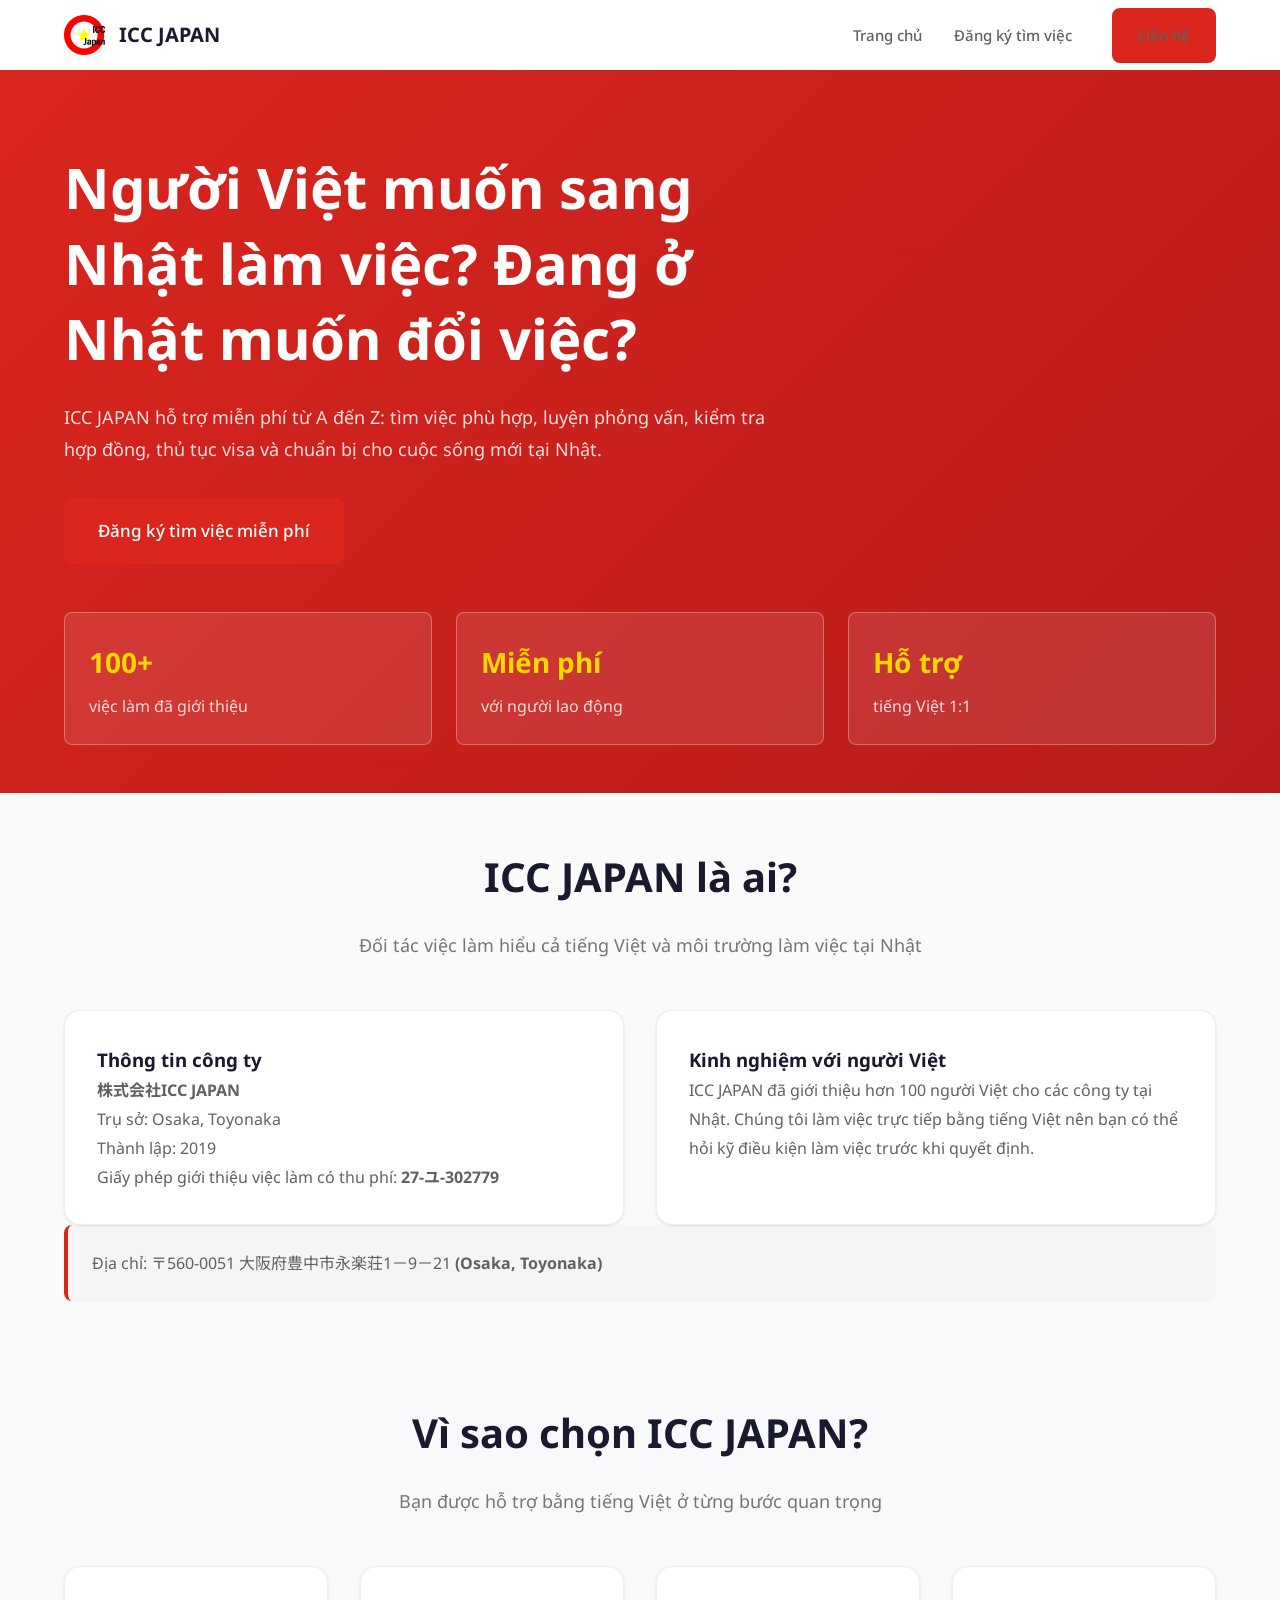
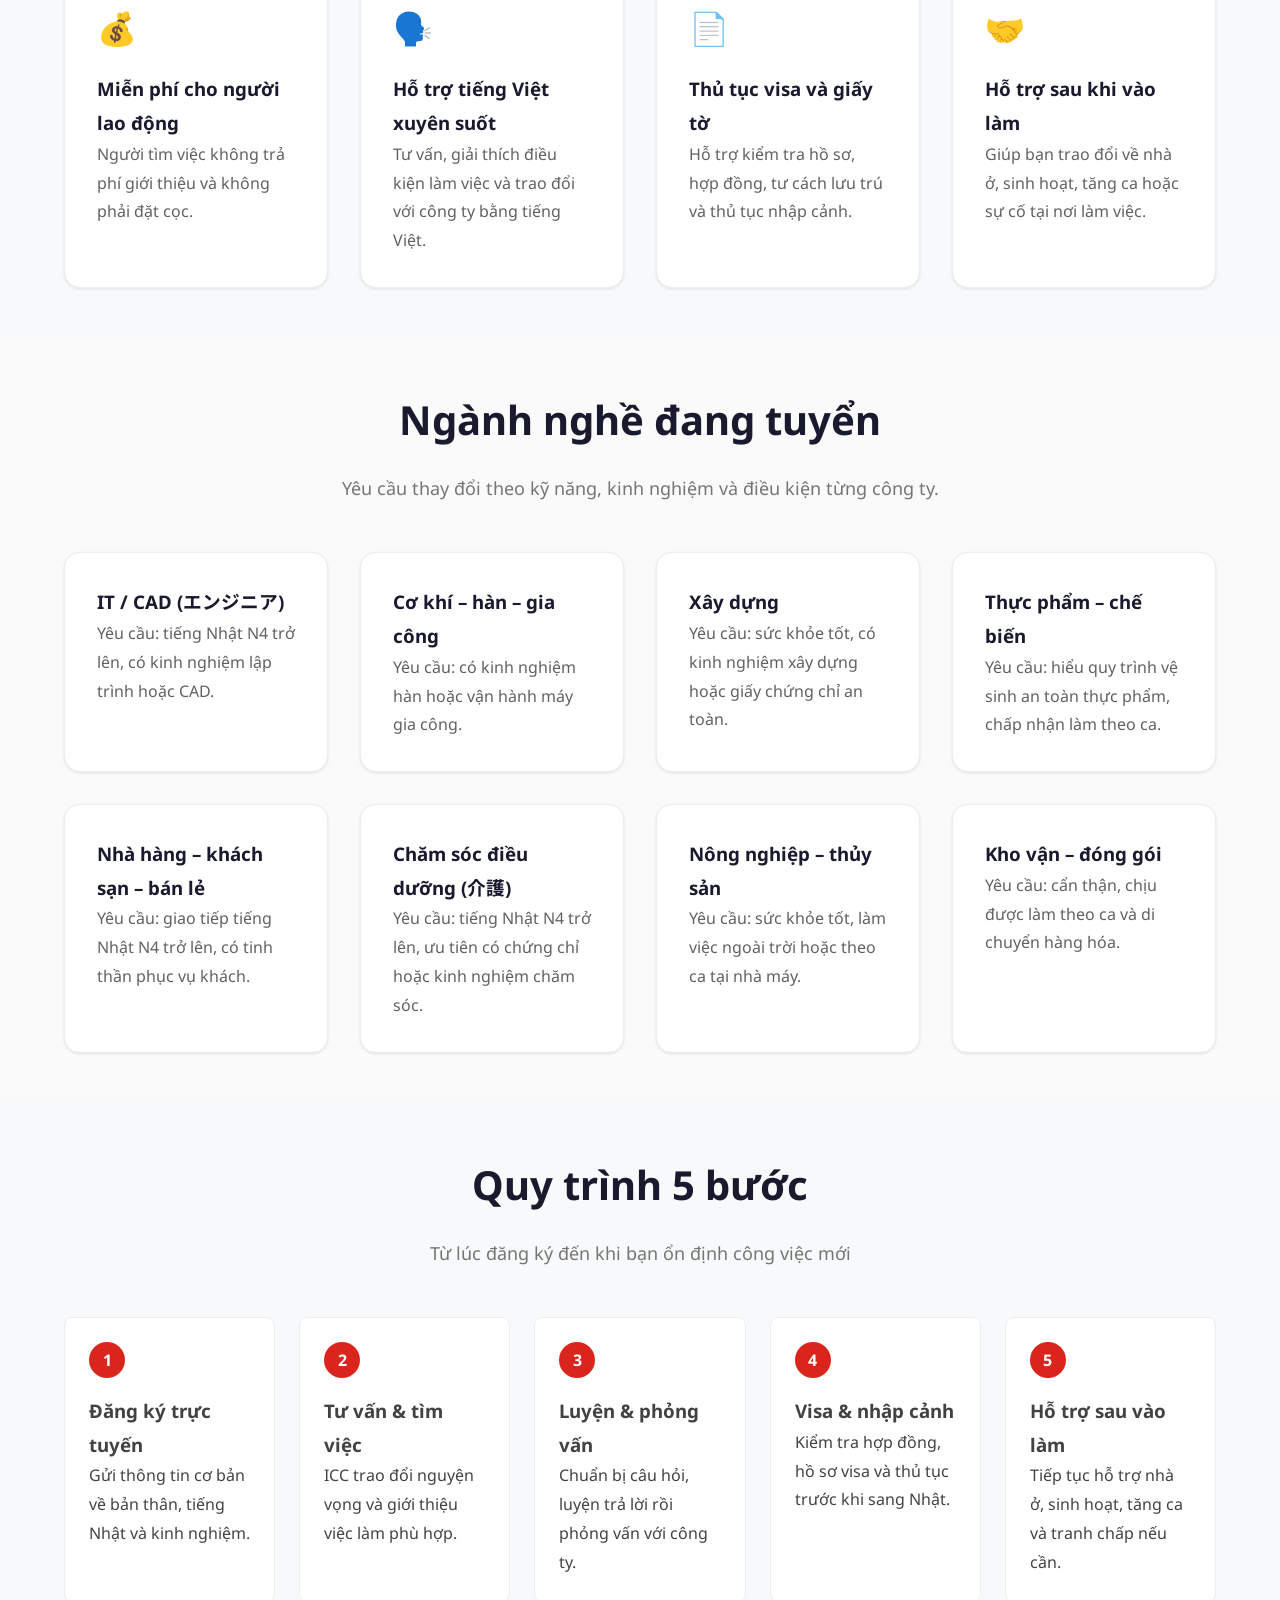
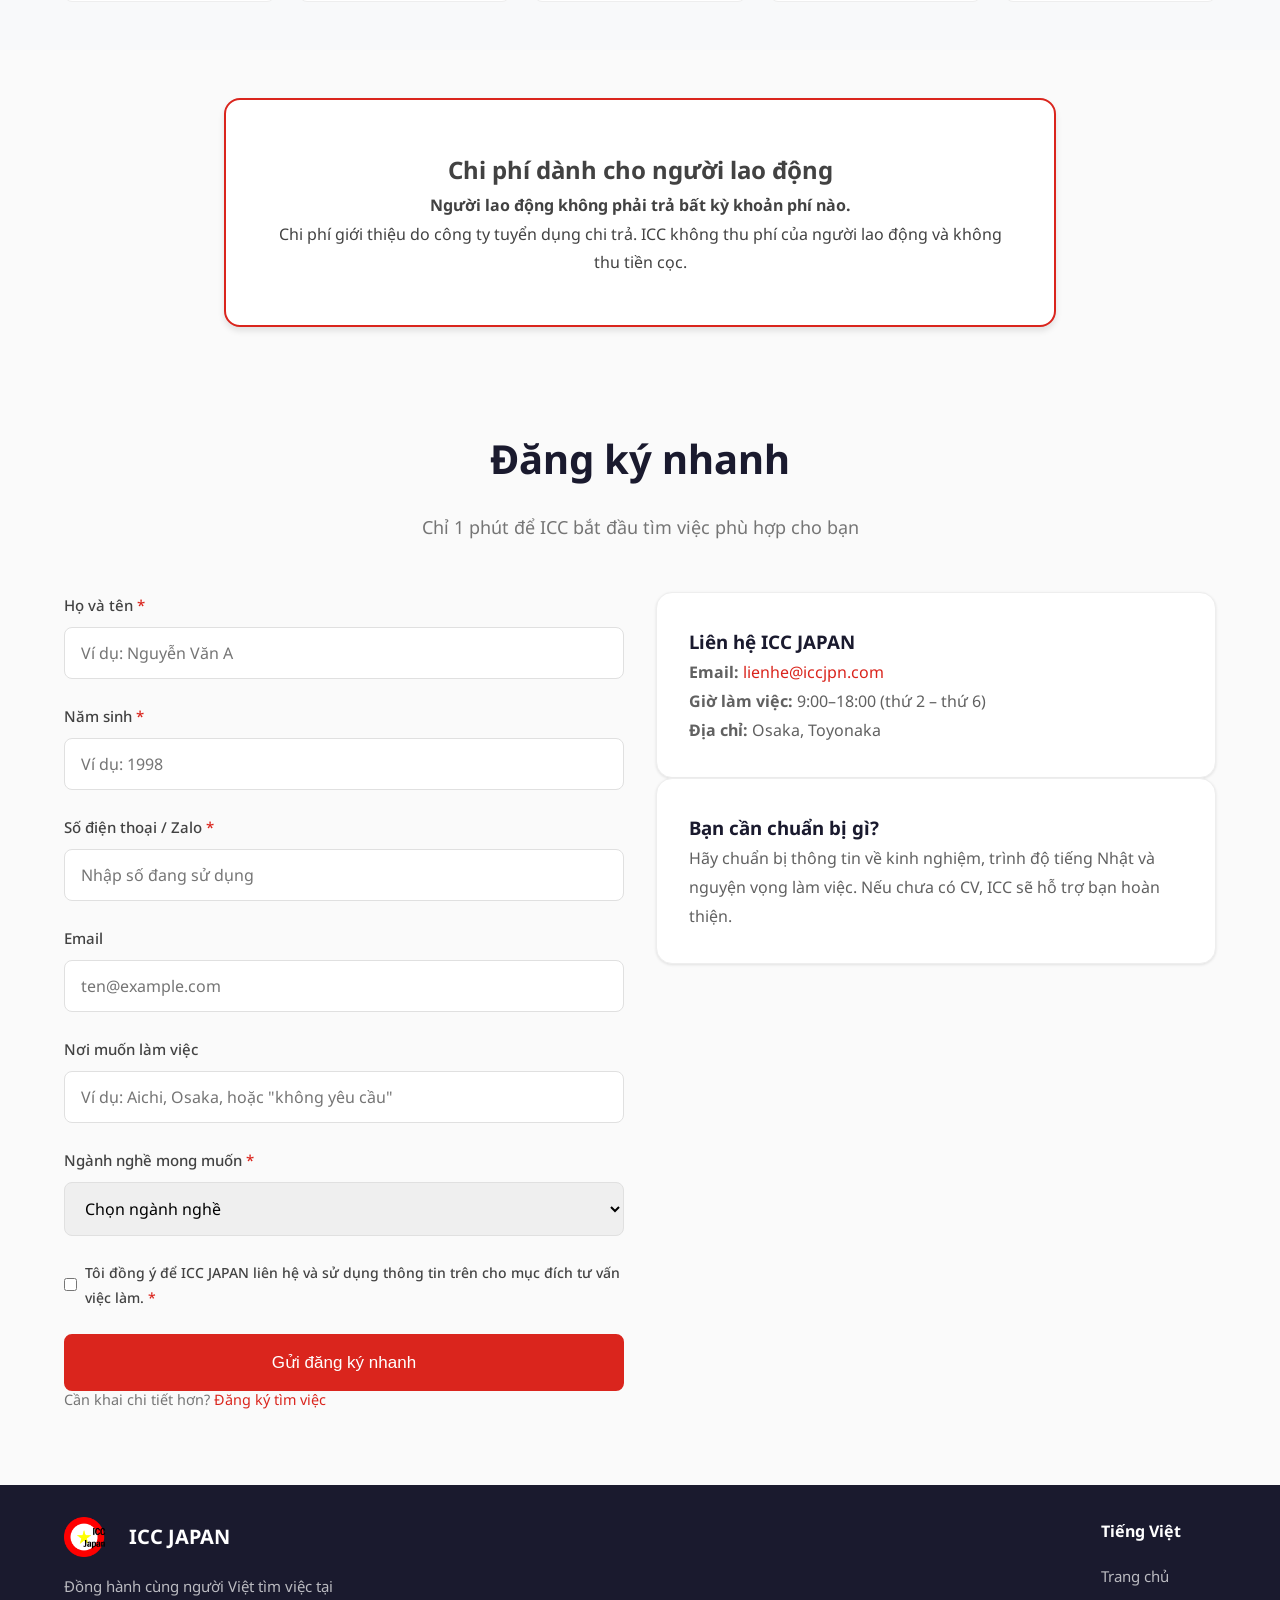
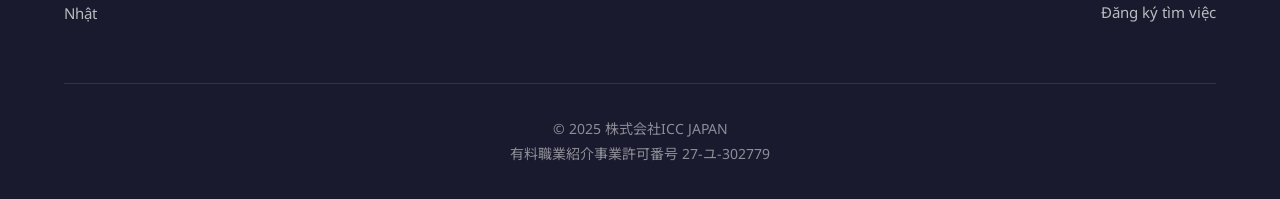
<file: vi/index.html>
<!DOCTYPE html>
<html lang="vi">
<head>
  <meta charset="UTF-8">
  <meta name="viewport" content="width=device-width, initial-scale=1.0">
  <meta name="robots" content="noindex, nofollow, noarchive">
  <title>Hỗ trợ người Việt tìm việc tại Nhật | ICC JAPAN</title>
  <meta name="description" content="ICC JAPAN hỗ trợ người Việt tìm việc tại Nhật miễn phí: tư vấn tiếng Việt, luyện phỏng vấn, thủ tục visa và hỗ trợ sau khi vào làm.">
  <meta name="author" content="株式会社ICC JAPAN">
  <link rel="canonical" href="https://iccjpn.com/vi/">
  <meta property="og:type" content="website">
  <meta property="og:url" content="https://iccjpn.com/vi/">
  <meta property="og:title" content="Hỗ trợ người Việt tìm việc tại Nhật | ICC JAPAN">
  <meta property="og:description" content="Miễn phí cho người lao động, hỗ trợ tiếng Việt từ đăng ký đến khi vào làm và sau khi bắt đầu công việc mới.">
  <meta property="og:image" content="https://iccjpn.com/images/og-image.jpg">
  <meta property="og:locale" content="vi_VN">
  <link rel="icon" type="image/svg+xml" href="/images/favicon.svg">
  <link rel="preconnect" href="https://fonts.googleapis.com">
  <link rel="preconnect" href="https://fonts.gstatic.com" crossorigin>
  <link href="https://fonts.googleapis.com/css2?family=Noto+Sans:wght@400;500;700&family=Noto+Sans+JP:wght@400;500;700&display=swap" rel="stylesheet">
  <link rel="stylesheet" href="/css/style.css?v=20261014b">
  <script async src="https://www.googletagmanager.com/gtag/js?id=G-J0CHSYTLVM"></script>
  <script>
    window.dataLayer = window.dataLayer || [];
    function gtag(){dataLayer.push(arguments);}
    gtag('js', new Date());
    gtag('config', 'G-J0CHSYTLVM');
  </script>
</head>
<body class="vi-page">
  <header class="header" id="header">
    <div class="container">
      <div class="header-inner">
        <a href="/vi/" class="logo">
          <img src="/images/logo.png" alt="ICC JAPAN" class="logo-image">
          <span class="logo-text">ICC JAPAN</span>
        </a>
        <div class="vi-header-actions">
          <button class="mobile-menu-btn" aria-label="Mở menu" id="mobileMenuBtn">
            <span></span>
            <span></span>
            <span></span>
          </button>
        </div>
        <nav class="nav vi-header-nav" id="nav">
          <ul class="nav-list">
            <li><a href="/vi/" aria-current="page">Trang chủ</a></li>
            <li><a href="/vi/dang-ky">Đăng ký tìm việc</a></li>
            <li><a href="/vi/#lien-he" class="btn btn-primary">Liên hệ</a></li>
          </ul>
        </nav>
      </div>
    </div>
  </header>

  <main>
    <section class="vi-hero">
      <div class="container">
        <h1>Người Việt muốn sang Nhật làm việc? Đang ở Nhật muốn đổi việc?</h1>
        <p>ICC JAPAN hỗ trợ miễn phí từ A đến Z: tìm việc phù hợp, luyện phỏng vấn, kiểm tra hợp đồng, thủ tục visa và chuẩn bị cho cuộc sống mới tại Nhật.</p>
        <div class="vi-hero-cta">
          <a href="/vi/dang-ky" class="btn btn-primary btn-lg">Đăng ký tìm việc miễn phí</a>
        </div>
        <div class="vi-hero-stats">
          <div class="vi-hero-stat"><strong>100+</strong><span>việc làm đã giới thiệu</span></div>
          <div class="vi-hero-stat"><strong>Miễn phí</strong><span>với người lao động</span></div>
          <div class="vi-hero-stat"><strong>Hỗ trợ</strong><span>tiếng Việt 1:1</span></div>
        </div>
      </div>
    </section>

    <section class="vi-section">
      <div class="container">
        <div class="section-header">
          <h2 class="section-title">ICC JAPAN là ai?</h2>
          <p class="section-subtitle">Đối tác việc làm hiểu cả tiếng Việt và môi trường làm việc tại Nhật</p>
        </div>
        <div class="vi-grid-2">
          <article class="vi-card">
            <h3>Thông tin công ty</h3>
            <p><strong>株式会社ICC JAPAN</strong><br>Trụ sở: Osaka, Toyonaka<br>Thành lập: 2019<br>Giấy phép giới thiệu việc làm có thu phí: <strong>27-ユ-302779</strong></p>
          </article>
          <article class="vi-card">
            <h3>Kinh nghiệm với người Việt</h3>
            <p>ICC JAPAN đã giới thiệu hơn 100 người Việt cho các công ty tại Nhật. Chúng tôi làm việc trực tiếp bằng tiếng Việt nên bạn có thể hỏi kỹ điều kiện làm việc trước khi quyết định.</p>
          </article>
        </div>
        <p class="vi-note">Địa chỉ: 〒560-0051 大阪府豊中市永楽荘1－9－21 <strong>(Osaka, Toyonaka)</strong></p>
      </div>
    </section>

    <section class="vi-section vi-section-alt">
      <div class="container">
        <div class="section-header">
          <h2 class="section-title">Vì sao chọn ICC JAPAN?</h2>
          <p class="section-subtitle">Bạn được hỗ trợ bằng tiếng Việt ở từng bước quan trọng</p>
        </div>
        <div class="vi-grid-4">
          <article class="vi-card"><div class="vi-card-icon">💰</div><h3>Miễn phí cho người lao động</h3><p>Người tìm việc không trả phí giới thiệu và không phải đặt cọc.</p></article>
          <article class="vi-card"><div class="vi-card-icon">🗣️</div><h3>Hỗ trợ tiếng Việt xuyên suốt</h3><p>Tư vấn, giải thích điều kiện làm việc và trao đổi với công ty bằng tiếng Việt.</p></article>
          <article class="vi-card"><div class="vi-card-icon">📄</div><h3>Thủ tục visa và giấy tờ</h3><p>Hỗ trợ kiểm tra hồ sơ, hợp đồng, tư cách lưu trú và thủ tục nhập cảnh.</p></article>
          <article class="vi-card"><div class="vi-card-icon">🤝</div><h3>Hỗ trợ sau khi vào làm</h3><p>Giúp bạn trao đổi về nhà ở, sinh hoạt, tăng ca hoặc sự cố tại nơi làm việc.</p></article>
        </div>
      </div>
    </section>

    <section class="vi-section">
      <div class="container">
        <div class="section-header">
          <h2 class="section-title">Ngành nghề đang tuyển</h2>
          <p class="section-subtitle">Yêu cầu thay đổi theo kỹ năng, kinh nghiệm và điều kiện từng công ty.</p>
        </div>
        <div class="vi-grid-4">
          <article class="vi-card"><h3>IT / CAD (エンジニア)</h3><p>Yêu cầu: tiếng Nhật N4 trở lên, có kinh nghiệm lập trình hoặc CAD.</p></article>
          <article class="vi-card"><h3>Cơ khí – hàn – gia công</h3><p>Yêu cầu: có kinh nghiệm hàn hoặc vận hành máy gia công.</p></article>
          <article class="vi-card"><h3>Xây dựng</h3><p>Yêu cầu: sức khỏe tốt, có kinh nghiệm xây dựng hoặc giấy chứng chỉ an toàn.</p></article>
          <article class="vi-card"><h3>Thực phẩm – chế biến</h3><p>Yêu cầu: hiểu quy trình vệ sinh an toàn thực phẩm, chấp nhận làm theo ca.</p></article>
          <article class="vi-card"><h3>Nhà hàng – khách sạn – bán lẻ</h3><p>Yêu cầu: giao tiếp tiếng Nhật N4 trở lên, có tinh thần phục vụ khách.</p></article>
          <article class="vi-card"><h3>Chăm sóc điều dưỡng (介護)</h3><p>Yêu cầu: tiếng Nhật N4 trở lên, ưu tiên có chứng chỉ hoặc kinh nghiệm chăm sóc.</p></article>
          <article class="vi-card"><h3>Nông nghiệp – thủy sản</h3><p>Yêu cầu: sức khỏe tốt, làm việc ngoài trời hoặc theo ca tại nhà máy.</p></article>
          <article class="vi-card"><h3>Kho vận – đóng gói</h3><p>Yêu cầu: cẩn thận, chịu được làm theo ca và di chuyển hàng hóa.</p></article>
        </div>
      </div>
    </section>

    <section class="vi-section vi-section-alt">
      <div class="container">
        <div class="section-header">
          <h2 class="section-title">Quy trình 5 bước</h2>
          <p class="section-subtitle">Từ lúc đăng ký đến khi bạn ổn định công việc mới</p>
        </div>
        <div class="vi-steps">
          <div class="vi-step"><strong>1</strong><h3>Đăng ký trực tuyến</h3><p>Gửi thông tin cơ bản về bản thân, tiếng Nhật và kinh nghiệm.</p></div>
          <div class="vi-step"><strong>2</strong><h3>Tư vấn &amp; tìm việc</h3><p>ICC trao đổi nguyện vọng và giới thiệu việc làm phù hợp.</p></div>
          <div class="vi-step"><strong>3</strong><h3>Luyện &amp; phỏng vấn</h3><p>Chuẩn bị câu hỏi, luyện trả lời rồi phỏng vấn với công ty.</p></div>
          <div class="vi-step"><strong>4</strong><h3>Visa &amp; nhập cảnh</h3><p>Kiểm tra hợp đồng, hồ sơ visa và thủ tục trước khi sang Nhật.</p></div>
          <div class="vi-step"><strong>5</strong><h3>Hỗ trợ sau vào làm</h3><p>Tiếp tục hỗ trợ nhà ở, sinh hoạt, tăng ca và tranh chấp nếu cần.</p></div>
        </div>
      </div>
    </section>

    <!-- DRAFT: Toan must confirm the "free for workers" wording before this page is made public -->
    <section class="vi-section">
      <div class="container">
        <div class="vi-price-card">
          <h2>Chi phí dành cho người lao động</h2>
          <p><strong>Người lao động không phải trả bất kỳ khoản phí nào.</strong></p>
          <p>Chi phí giới thiệu do công ty tuyển dụng chi trả. ICC không thu phí của người lao động và không thu tiền cọc.</p>
        </div>
      </div>
    </section>

    <section class="vi-section" id="lien-he">
      <div class="container">
        <div class="section-header">
          <h2 class="section-title">Đăng ký nhanh</h2>
          <p class="section-subtitle">Chỉ 1 phút để ICC bắt đầu tìm việc phù hợp cho bạn</p>
        </div>
        <div class="vi-grid-2">
          <div>
            <!-- TODO(Toan): the Formspree form xqedlvnl delivers to thucao@iccjpn.com. To deliver the /vi forms to lienhe@iccjpn.com, change the recipient in the Formspree dashboard (or give Crow a new form ID and change the action here). -->
            <form class="contact-form vi-form" action="https://formspree.io/f/xqedlvnl" method="POST">
              <input type="hidden" name="_subject" value="【ICC JAPAN・VI】Đăng ký nhanh">
              <input type="hidden" name="_next" value="https://iccjpn.com/vi/cam-on?type=dang-ky">
              <input type="text" name="_gotcha" style="display:none">
              <input type="hidden" name="send_to" value="lienhe@iccjpn.com">
              <div class="form-group">
                <label for="full_name">Họ và tên <span class="required">*</span></label>
                <input type="text" id="full_name" name="full_name" required placeholder="Ví dụ: Nguyễn Văn A">
              </div>
              <div class="form-group">
                <label for="birth_year">Năm sinh <span class="required">*</span></label>
                <input type="number" id="birth_year" name="birth_year" min="1940" max="2010" required placeholder="Ví dụ: 1998">
              </div>
              <div class="form-group">
                <label for="phone">Số điện thoại / Zalo <span class="required">*</span></label>
                <input type="tel" id="phone" name="phone" required placeholder="Nhập số đang sử dụng">
              </div>
              <div class="form-group">
                <label for="email">Email</label>
                <input type="email" id="email" name="email" placeholder="ten@example.com">
              </div>
              <div class="form-group">
                <label for="desired_location">Nơi muốn làm việc</label>
                <input type="text" id="desired_location" name="desired_location" placeholder="Ví dụ: Aichi, Osaka, hoặc &quot;không yêu cầu&quot;">
              </div>
              <div class="form-group">
                <label for="job_category">Ngành nghề mong muốn <span class="required">*</span></label>
                <select id="job_category" name="job_category" required>
                  <option value="">Chọn ngành nghề</option>
                  <option value="it_cad">IT / CAD (エンジニア)</option>
                  <option value="mechanical">Cơ khí – hàn – gia công</option>
                  <option value="construction">Xây dựng</option>
                  <option value="food">Thực phẩm – chế biến</option>
                  <option value="service">Nhà hàng – khách sạn – bán lẻ</option>
                  <option value="care">Chăm sóc điều dưỡng (介護)</option>
                  <option value="agriculture">Nông nghiệp – thủy sản</option>
                  <option value="logistics">Kho vận – đóng gói</option>
                </select>
              </div>
              <div class="form-group form-checkbox">
                <input type="checkbox" id="consent" name="consent" required>
                <label for="consent">Tôi đồng ý để ICC JAPAN liên hệ và sử dụng thông tin trên cho mục đích tư vấn việc làm. <span class="required">*</span></label>
              </div>
              <button type="submit" class="btn btn-primary btn-lg btn-block">Gửi đăng ký nhanh</button>
            </form>
            <p class="vi-form-help">Cần khai chi tiết hơn? <a href="/vi/dang-ky">Đăng ký tìm việc</a></p>
          </div>
          <div>
            <article class="vi-card">
              <h3>Liên hệ ICC JAPAN</h3>
              <p><strong>Email:</strong> <a href="mailto:lienhe@iccjpn.com">lienhe@iccjpn.com</a><br><strong>Giờ làm việc:</strong> 9:00–18:00 (thứ 2 – thứ 6)<br><strong>Địa chỉ:</strong> Osaka, Toyonaka</p>
            </article>
            <article class="vi-contact-card vi-card">
              <h3>Bạn cần chuẩn bị gì?</h3>
              <p>Hãy chuẩn bị thông tin về kinh nghiệm, trình độ tiếng Nhật và nguyện vọng làm việc. Nếu chưa có CV, ICC sẽ hỗ trợ bạn hoàn thiện.</p>
            </article>
          </div>
        </div>
      </div>
    </section>
  </main>

  <footer class="footer vi-footer">
    <div class="container">
      <div class="footer-content">
        <div class="footer-brand">
          <div class="footer-logo">
            <img src="/images/logo.png" alt="ICC JAPAN" class="logo-image">
            <span class="logo-text">ICC JAPAN</span>
          </div>
          <p class="footer-tagline">Đồng hành cùng người Việt tìm việc tại Nhật</p>
        </div>
        <div class="footer-links">
          <div class="footer-column">
            <h4>Tiếng Việt</h4>
            <ul>
              <li><a href="/vi/">Trang chủ</a></li>
              <li><a href="/vi/dang-ky">Đăng ký tìm việc</a></li>
            </ul>
          </div>
        </div>
      </div>
      <div class="footer-bottom">
        <p>© 2025 株式会社ICC JAPAN</p>
        <p>有料職業紹介事業許可番号 27-ユ-302779</p>
      </div>
    </div>
  </footer>
  <a href="#" class="back-to-top" id="backToTop" aria-label="Lên đầu trang">↑</a>
  <script src="/js/main.js?v=20261014b" defer></script>
</body>
</html>
</file>
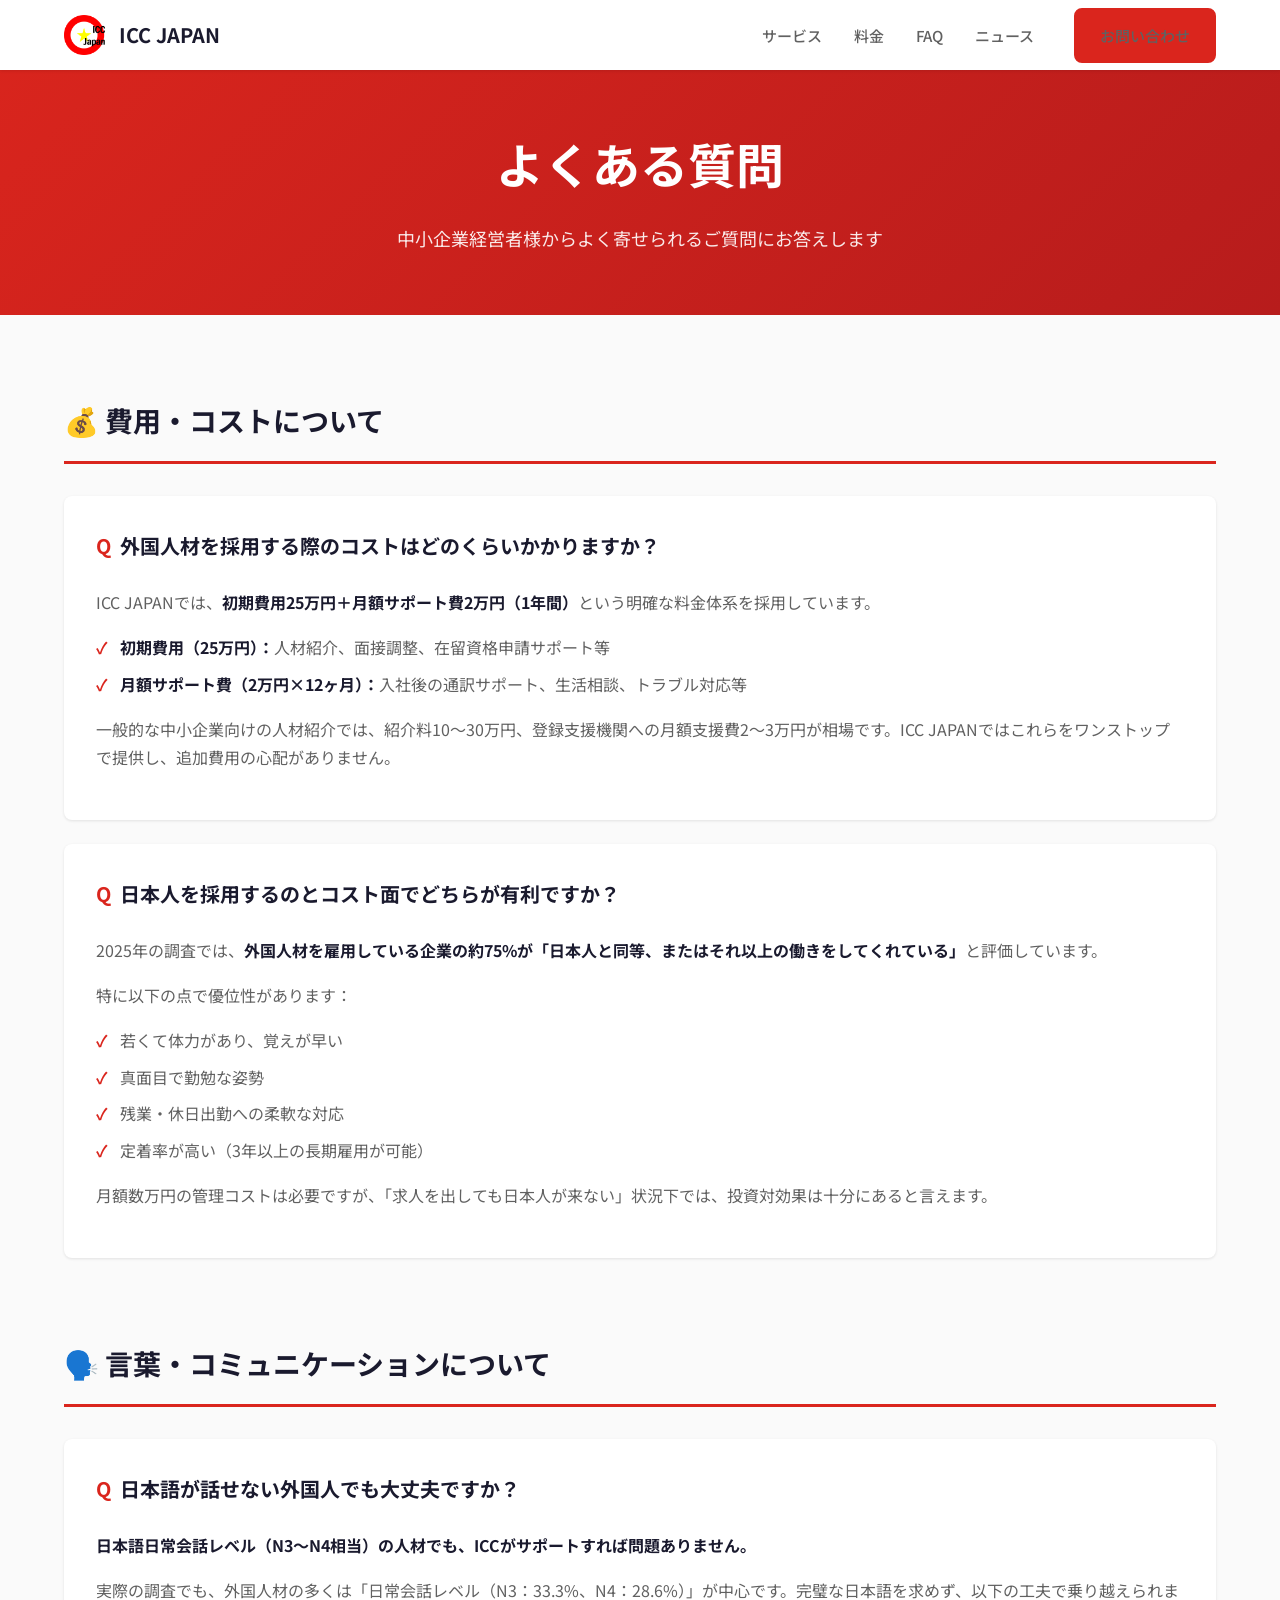
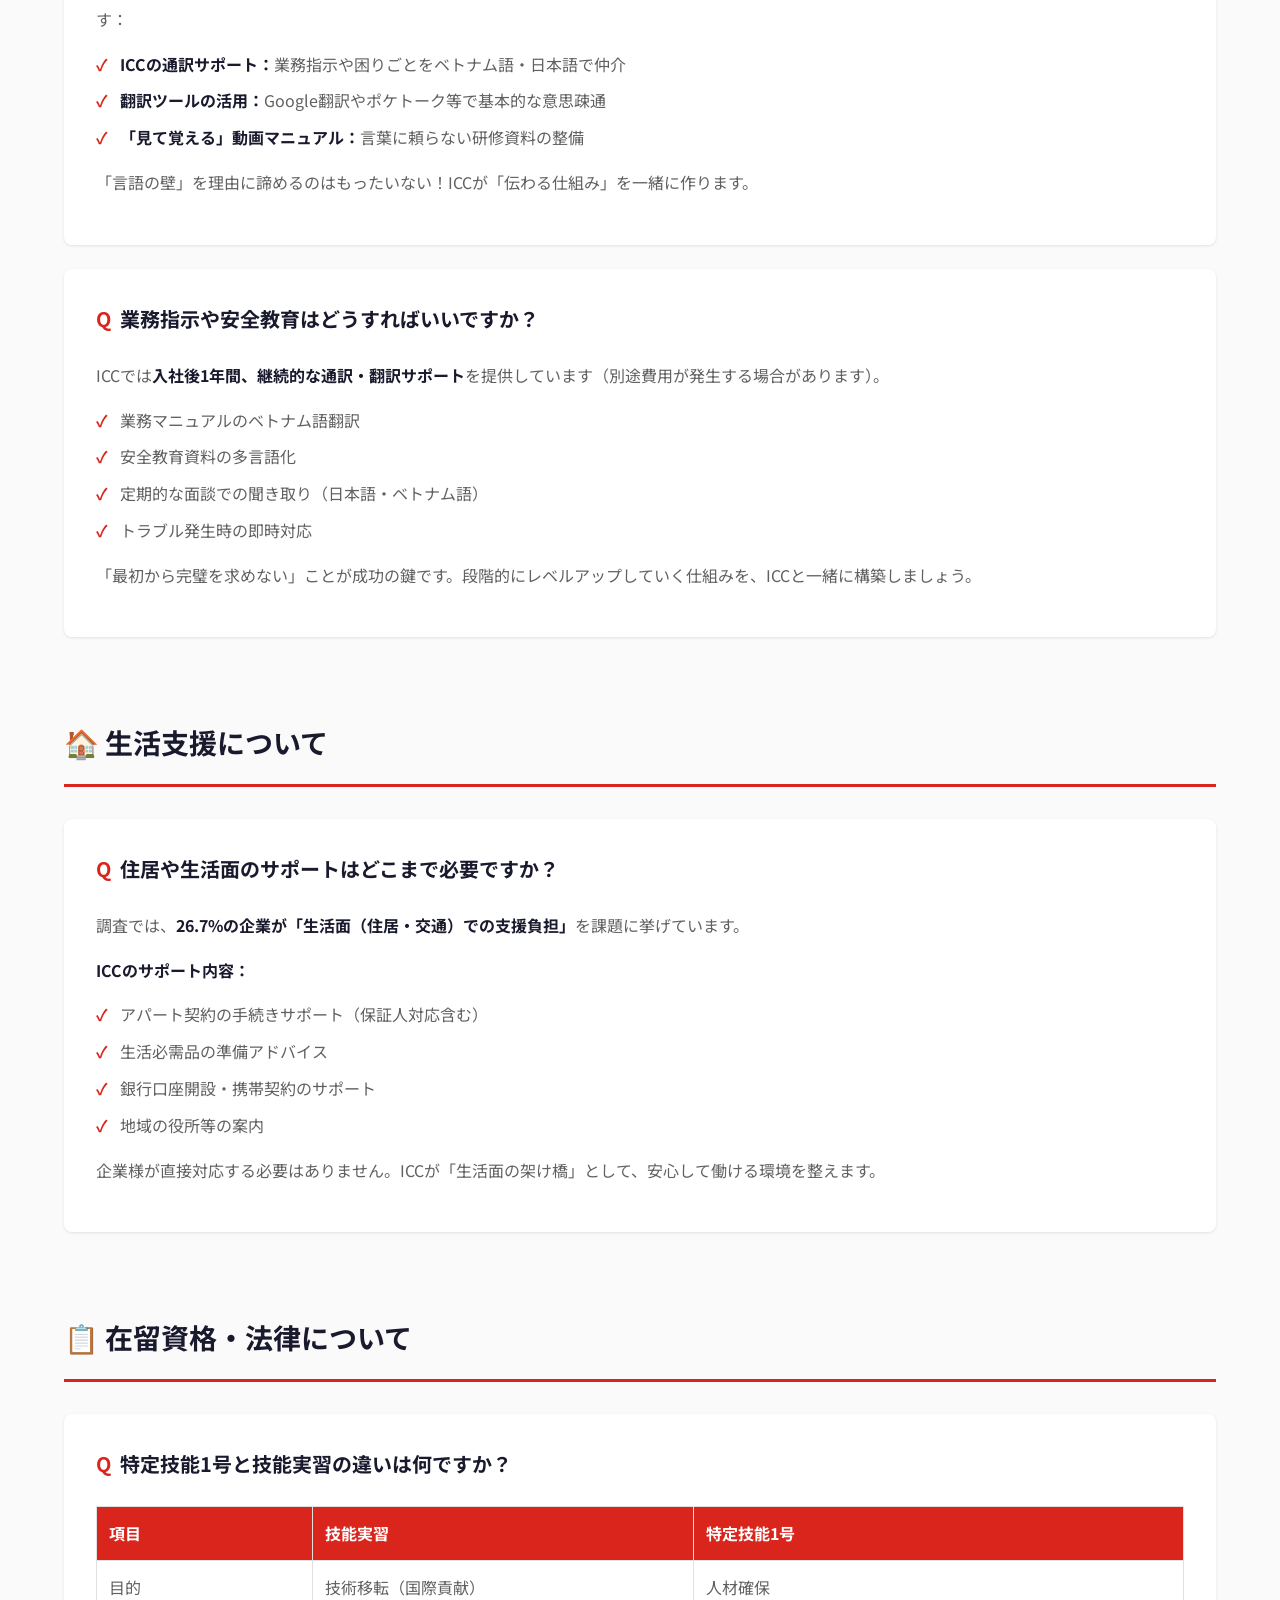
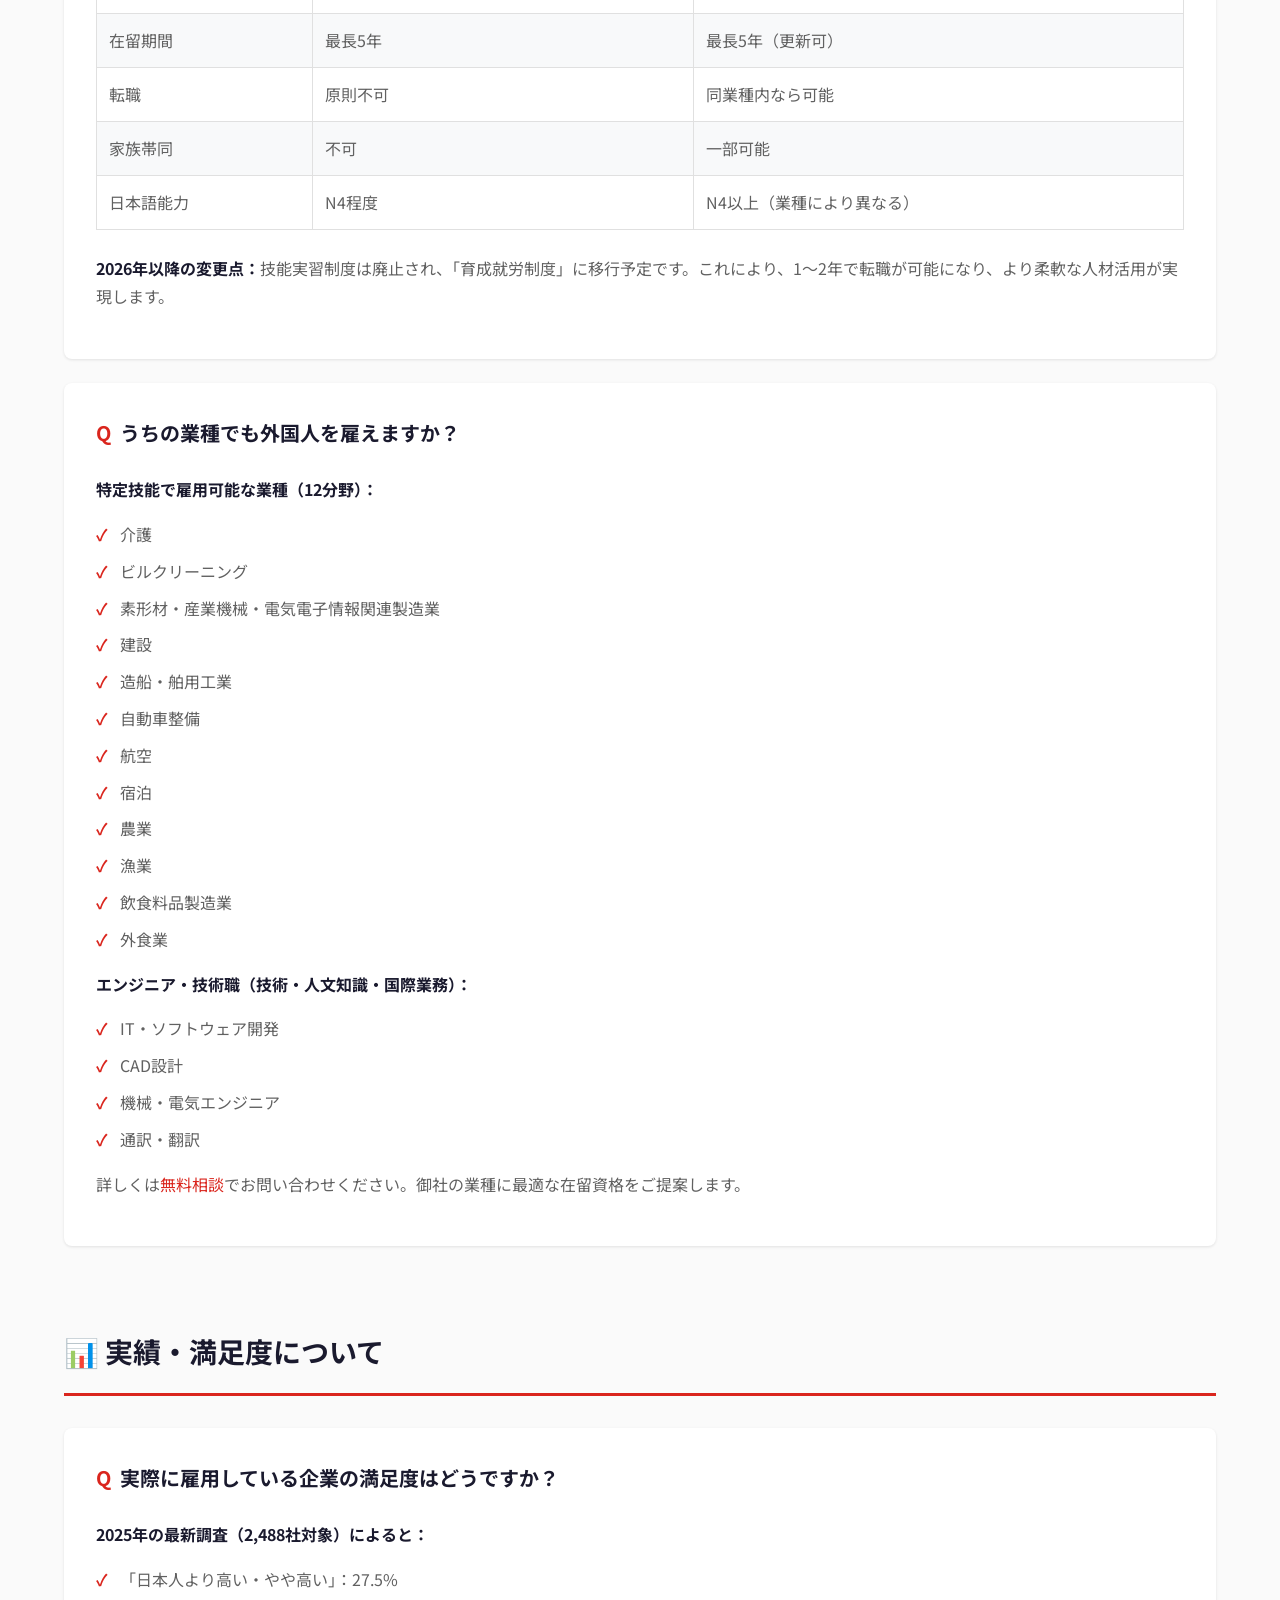
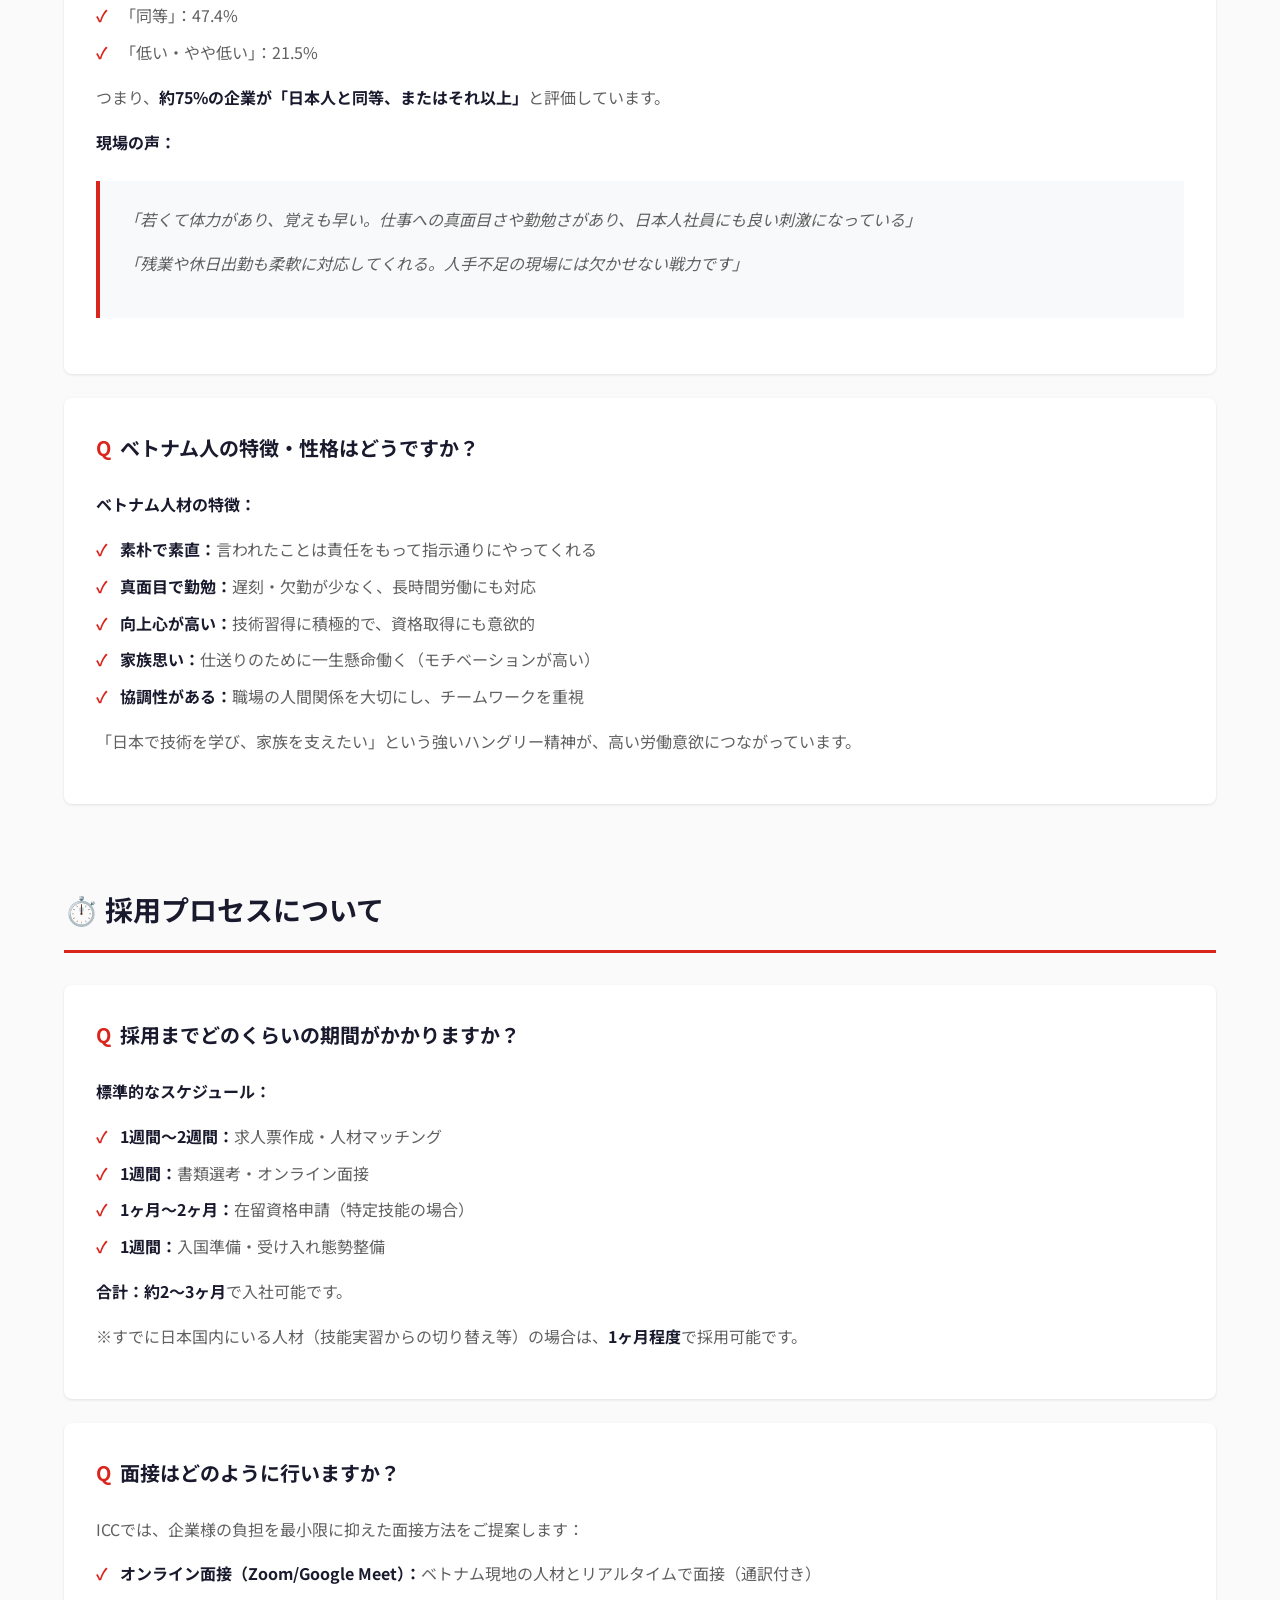
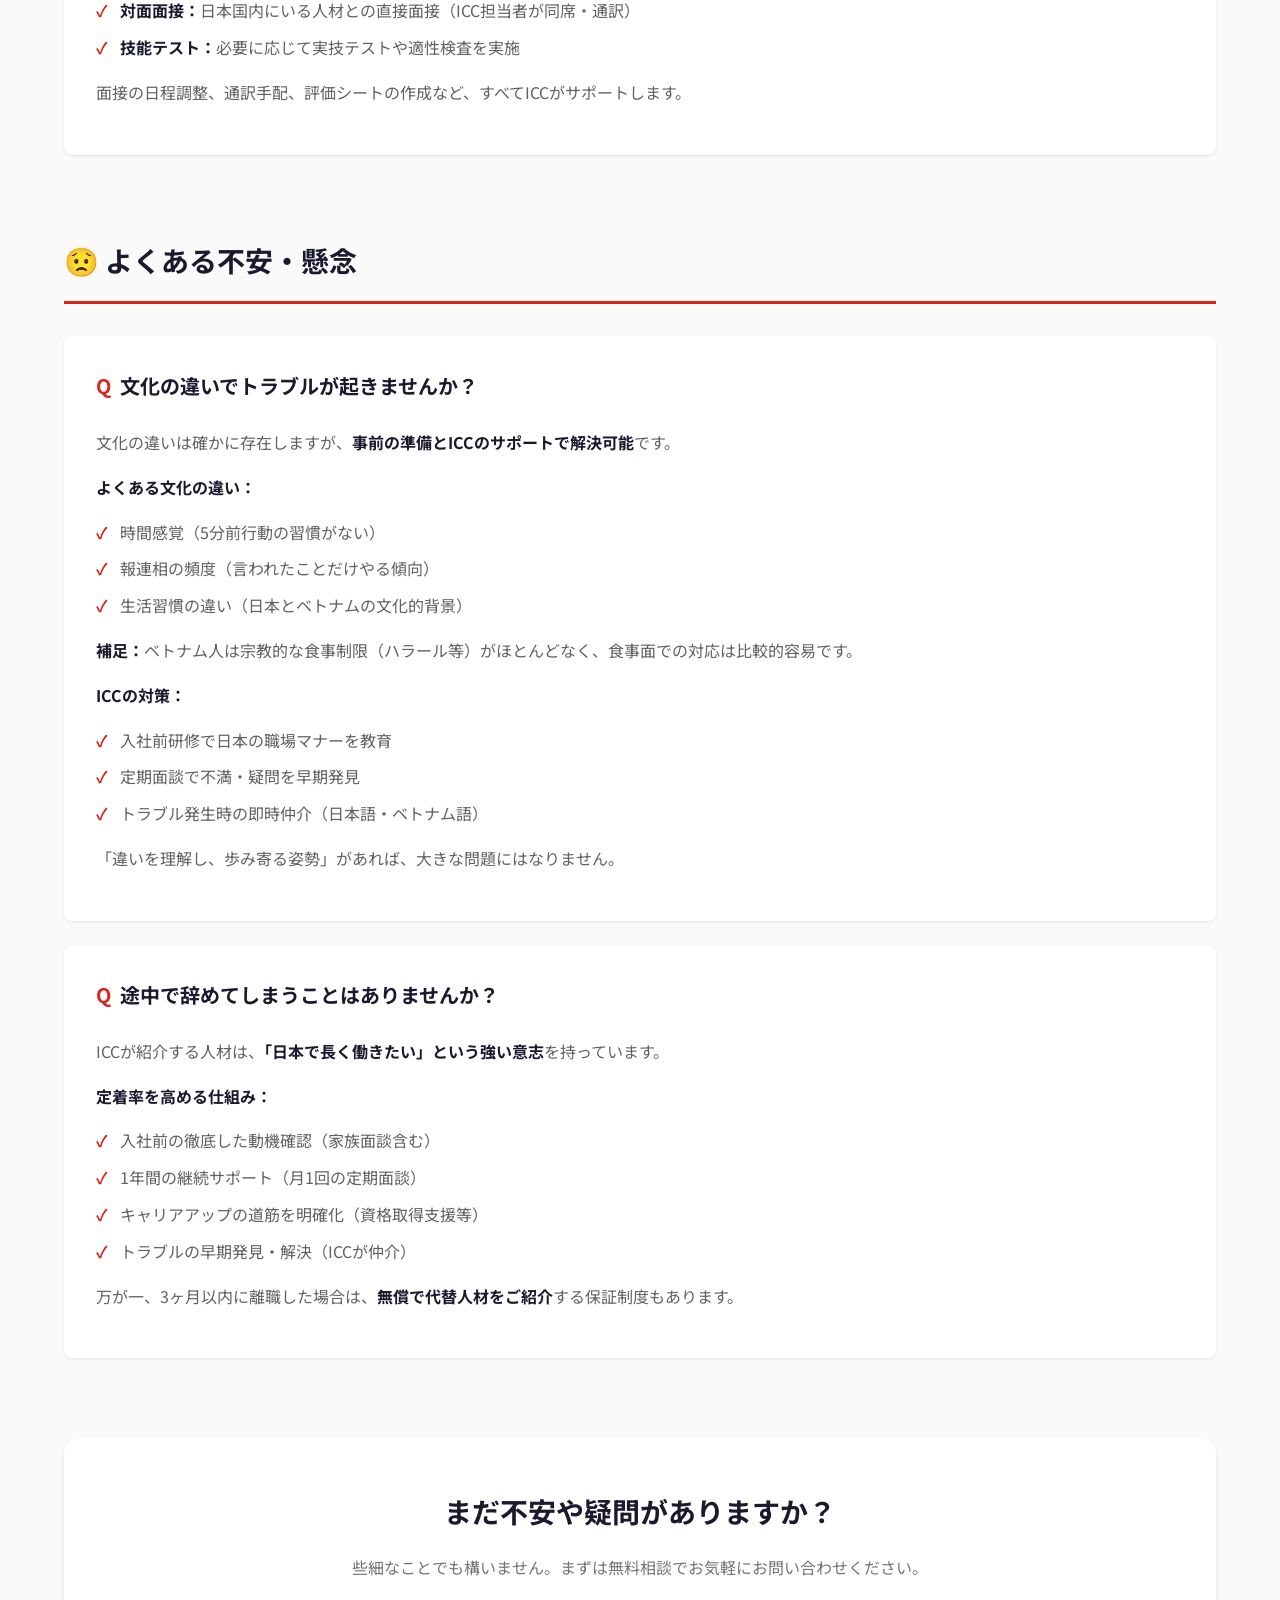
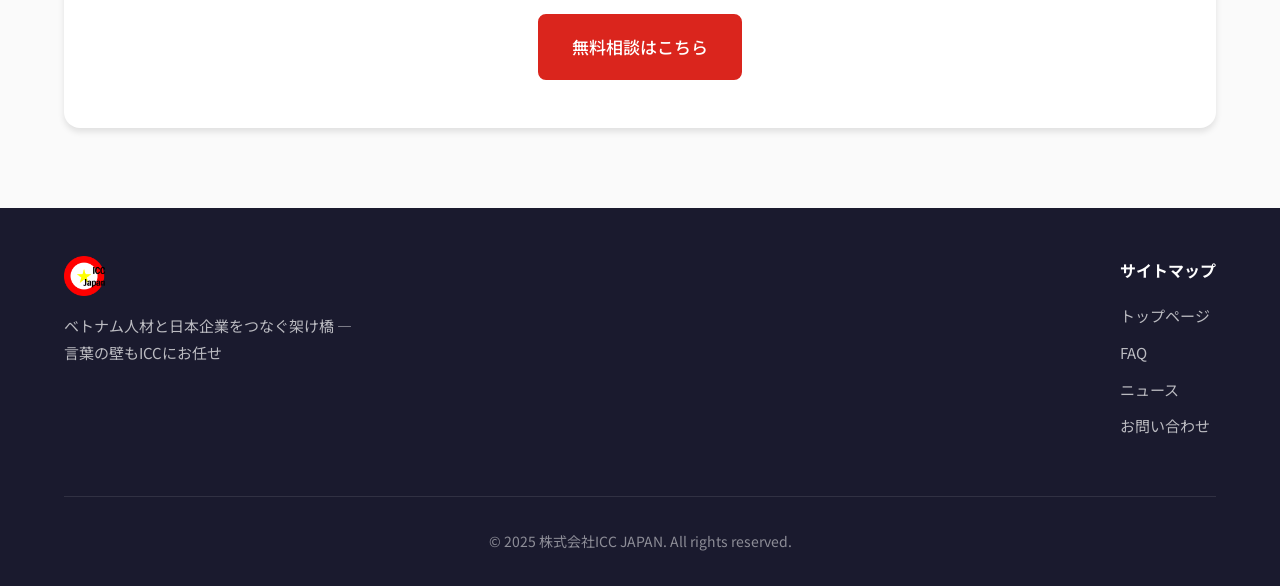
<file: faq.html>
<!DOCTYPE html>
<html lang="ja">
<head>
    <meta charset="UTF-8">
    <meta name="viewport" content="width=device-width, initial-scale=1.0">
    <title>よくある質問（FAQ） | 株式会社ICC JAPAN</title>
    <meta name="description" content="ベトナム人材採用に関するよくある質問。費用・コスト、日本語コミュニケーション、在留資格、採用プロセスなど中小企業経営者様の不安や疑問にお答えします。">
    <meta name="robots" content="index, follow">
    <link rel="canonical" href="https://iccjpn.com/faq.html">
    
    <!-- Hreflang -->
    <link rel="alternate" hreflang="ja" href="https://iccjpn.com/faq.html">
    <link rel="alternate" hreflang="x-default" href="https://iccjpn.com/faq.html">
    
    <!-- Open Graph -->
    <meta property="og:type" content="website">
    <meta property="og:url" content="https://iccjpn.com/faq.html">
    <meta property="og:title" content="よくある質問（FAQ） | 株式会社ICC JAPAN">
    <meta property="og:description" content="ベトナム人材採用の費用、日本語力、在留資格、採用プロセスなど、よくある質問にお答えします。">
    <meta property="og:image" content="https://iccjpn.com/images/og-image.jpg">
    <meta property="og:locale" content="ja_JP">
    
    <!-- Twitter -->
    <meta name="twitter:card" content="summary_large_image">
    <meta name="twitter:title" content="よくある質問（FAQ） | 株式会社ICC JAPAN">
    <meta name="twitter:description" content="ベトナム人材採用の費用、日本語力、在留資格など、よくある質問にお答えします。">
    <meta name="twitter:image" content="https://iccjpn.com/images/og-image.jpg">
    
    <link rel="icon" type="image/svg+xml" href="/images/favicon.svg">
    <link href="https://fonts.googleapis.com/css2?family=Noto+Sans+JP:wght@400;500;700&display=swap" rel="stylesheet">
    <link rel="stylesheet" href="css/style.css?v=20261014b">
    
    <!-- Google tag (gtag.js) -->
    <!-- Get your ID from: https://analytics.google.com → Admin → Data Streams -->
    <script async src="https://www.googletagmanager.com/gtag/js?id=G-J0CHSYTLVM"></script>
    <script>
      window.dataLayer = window.dataLayer || [];
      function gtag(){dataLayer.push(arguments);}
      gtag('js', new Date());
      gtag('config', 'G-J0CHSYTLVM');
    </script>
</head>
<body>
    <!-- Header -->
    <header class="header" id="header">
        <div class="container">
            <div class="header-inner">
                <a href="/" class="logo">
                    <img src="images/logo.png" alt="ICC JAPAN" class="logo-image">
                    <span class="logo-text">ICC JAPAN</span>
                </a>
                <button class="mobile-menu-btn" aria-label="メニュー" id="mobileMenuBtn">
                    <span></span>
                    <span></span>
                    <span></span>
                </button>
                <nav class="nav" id="nav">
                    <ul class="nav-list">
                        <li><a href="/#services">サービス</a></li>
                        <li><a href="/#pricing">料金</a></li>
                        <li><a href="/faq.html">FAQ</a></li>
                        <li><a href="/news.html">ニュース</a></li>
                        <li><a href="/#contact" class="btn btn-primary">お問い合わせ</a></li>
                    </ul>
                </nav>
            </div>
        </div>
    </header>

    <!-- FAQ Hero -->
    <section class="page-hero">
        <div class="container">
            <h1>よくある質問</h1>
            <p>中小企業経営者様からよく寄せられるご質問にお答えします</p>
        </div>
    </section>

    <!-- FAQ Content -->
    <section class="section faq-section">
        <div class="container">
            
            <!-- Category: Cost & Budget -->
            <div class="faq-category">
                <h2 class="faq-category-title">💰 費用・コストについて</h2>
                
                <div class="faq-item">
                    <h3 class="faq-question">外国人材を採用する際のコストはどのくらいかかりますか？</h3>
                    <div class="faq-answer">
                        <p>ICC JAPANでは、<strong>初期費用25万円＋月額サポート費2万円（1年間）</strong>という明確な料金体系を採用しています。</p>
                        <ul>
                            <li><strong>初期費用（25万円）：</strong>人材紹介、面接調整、在留資格申請サポート等</li>
                            <li><strong>月額サポート費（2万円×12ヶ月）：</strong>入社後の通訳サポート、生活相談、トラブル対応等</li>
                        </ul>
                        <p>一般的な中小企業向けの人材紹介では、紹介料10〜30万円、登録支援機関への月額支援費2〜3万円が相場です。ICC JAPANではこれらをワンストップで提供し、追加費用の心配がありません。</p>
                    </div>
                </div>

                <div class="faq-item">
                    <h3 class="faq-question">日本人を採用するのとコスト面でどちらが有利ですか？</h3>
                    <div class="faq-answer">
                        <p>2025年の調査では、<strong>外国人材を雇用している企業の約75%が「日本人と同等、またはそれ以上の働きをしてくれている」</strong>と評価しています。</p>
                        <p>特に以下の点で優位性があります：</p>
                        <ul>
                            <li>若くて体力があり、覚えが早い</li>
                            <li>真面目で勤勉な姿勢</li>
                            <li>残業・休日出勤への柔軟な対応</li>
                            <li>定着率が高い（3年以上の長期雇用が可能）</li>
                        </ul>
                        <p>月額数万円の管理コストは必要ですが、「求人を出しても日本人が来ない」状況下では、投資対効果は十分にあると言えます。</p>
                    </div>
                </div>
            </div>

            <!-- Category: Language & Communication -->
            <div class="faq-category">
                <h2 class="faq-category-title">🗣️ 言葉・コミュニケーションについて</h2>
                
                <div class="faq-item">
                    <h3 class="faq-question">日本語が話せない外国人でも大丈夫ですか？</h3>
                    <div class="faq-answer">
                        <p><strong>日本語日常会話レベル（N3〜N4相当）の人材でも、ICCがサポートすれば問題ありません。</strong></p>
                        <p>実際の調査でも、外国人材の多くは「日常会話レベル（N3：33.3%、N4：28.6%）」が中心です。完璧な日本語を求めず、以下の工夫で乗り越えられます：</p>
                        <ul>
                            <li><strong>ICCの通訳サポート：</strong>業務指示や困りごとをベトナム語・日本語で仲介</li>
                            <li><strong>翻訳ツールの活用：</strong>Google翻訳やポケトーク等で基本的な意思疎通</li>
                            <li><strong>「見て覚える」動画マニュアル：</strong>言葉に頼らない研修資料の整備</li>
                        </ul>
                        <p>「言語の壁」を理由に諦めるのはもったいない！ICCが「伝わる仕組み」を一緒に作ります。</p>
                    </div>
                </div>

                <div class="faq-item">
                    <h3 class="faq-question">業務指示や安全教育はどうすればいいですか？</h3>
                    <div class="faq-answer">
                        <p>ICCでは<strong>入社後1年間、継続的な通訳・翻訳サポート</strong>を提供しています（別途費用が発生する場合があります）。</p>
                        <ul>
                            <li>業務マニュアルのベトナム語翻訳</li>
                            <li>安全教育資料の多言語化</li>
                            <li>定期的な面談での聞き取り（日本語・ベトナム語）</li>
                            <li>トラブル発生時の即時対応</li>
                        </ul>
                        <p>「最初から完璧を求めない」ことが成功の鍵です。段階的にレベルアップしていく仕組みを、ICCと一緒に構築しましょう。</p>
                    </div>
                </div>
            </div>

            <!-- Category: Living Support -->
            <div class="faq-category">
                <h2 class="faq-category-title">🏠 生活支援について</h2>
                
                <div class="faq-item">
                    <h3 class="faq-question">住居や生活面のサポートはどこまで必要ですか？</h3>
                    <div class="faq-answer">
                        <p>調査では、<strong>26.7%の企業が「生活面（住居・交通）での支援負担」</strong>を課題に挙げています。</p>
                        <p><strong>ICCのサポート内容：</strong></p>
                        <ul>
                            <li>アパート契約の手続きサポート（保証人対応含む）</li>
                            <li>生活必需品の準備アドバイス</li>
                            <li>銀行口座開設・携帯契約のサポート</li>
                            <li>地域の役所等の案内</li>
                        </ul>
                        <p>企業様が直接対応する必要はありません。ICCが「生活面の架け橋」として、安心して働ける環境を整えます。</p>
                    </div>
                </div>

            </div>

            <!-- Category: Legal & Visa -->
            <div class="faq-category">
                <h2 class="faq-category-title">📋 在留資格・法律について</h2>
                
                <div class="faq-item">
                    <h3 class="faq-question">特定技能1号と技能実習の違いは何ですか？</h3>
                    <div class="faq-answer">
                        <table class="comparison-table">
                            <thead>
                                <tr>
                                    <th>項目</th>
                                    <th>技能実習</th>
                                    <th>特定技能1号</th>
                                </tr>
                            </thead>
                            <tbody>
                                <tr>
                                    <td>目的</td>
                                    <td>技術移転（国際貢献）</td>
                                    <td>人材確保</td>
                                </tr>
                                <tr>
                                    <td>在留期間</td>
                                    <td>最長5年</td>
                                    <td>最長5年（更新可）</td>
                                </tr>
                                <tr>
                                    <td>転職</td>
                                    <td>原則不可</td>
                                    <td>同業種内なら可能</td>
                                </tr>
                                <tr>
                                    <td>家族帯同</td>
                                    <td>不可</td>
                                    <td>一部可能</td>
                                </tr>
                                <tr>
                                    <td>日本語能力</td>
                                    <td>N4程度</td>
                                    <td>N4以上（業種により異なる）</td>
                                </tr>
                            </tbody>
                        </table>
                        <p><strong>2026年以降の変更点：</strong>技能実習制度は廃止され、「育成就労制度」に移行予定です。これにより、1〜2年で転職が可能になり、より柔軟な人材活用が実現します。</p>
                    </div>
                </div>

                <div class="faq-item">
                    <h3 class="faq-question">うちの業種でも外国人を雇えますか？</h3>
                    <div class="faq-answer">
                        <p><strong>特定技能で雇用可能な業種（12分野）：</strong></p>
                        <ul>
                            <li>介護</li>
                            <li>ビルクリーニング</li>
                            <li>素形材・産業機械・電気電子情報関連製造業</li>
                            <li>建設</li>
                            <li>造船・舶用工業</li>
                            <li>自動車整備</li>
                            <li>航空</li>
                            <li>宿泊</li>
                            <li>農業</li>
                            <li>漁業</li>
                            <li>飲食料品製造業</li>
                            <li>外食業</li>
                        </ul>
                        <p><strong>エンジニア・技術職（技術・人文知識・国際業務）：</strong></p>
                        <ul>
                            <li>IT・ソフトウェア開発</li>
                            <li>CAD設計</li>
                            <li>機械・電気エンジニア</li>
                            <li>通訳・翻訳</li>
                        </ul>
                        <p>詳しくは<a href="#contact">無料相談</a>でお問い合わせください。御社の業種に最適な在留資格をご提案します。</p>
                    </div>
                </div>
            </div>

            <!-- Category: Performance & Satisfaction -->
            <div class="faq-category">
                <h2 class="faq-category-title">📊 実績・満足度について</h2>
                
                <div class="faq-item">
                    <h3 class="faq-question">実際に雇用している企業の満足度はどうですか？</h3>
                    <div class="faq-answer">
                        <p><strong>2025年の最新調査（2,488社対象）によると：</strong></p>
                        <ul>
                            <li>「日本人より高い・やや高い」：27.5%</li>
                            <li>「同等」：47.4%</li>
                            <li>「低い・やや低い」：21.5%</li>
                        </ul>
                        <p>つまり、<strong>約75%の企業が「日本人と同等、またはそれ以上」</strong>と評価しています。</p>
                        <p><strong>現場の声：</strong></p>
                        <blockquote>
                            <p>「若くて体力があり、覚えも早い。仕事への真面目さや勤勉さがあり、日本人社員にも良い刺激になっている」</p>
                            <p>「残業や休日出勤も柔軟に対応してくれる。人手不足の現場には欠かせない戦力です」</p>
                        </blockquote>
                    </div>
                </div>

                <div class="faq-item">
                    <h3 class="faq-question">ベトナム人の特徴・性格はどうですか？</h3>
                    <div class="faq-answer">
                        <p><strong>ベトナム人材の特徴：</strong></p>
                        <ul>
                            <li><strong>素朴で素直：</strong>言われたことは責任をもって指示通りにやってくれる</li>
                            <li><strong>真面目で勤勉：</strong>遅刻・欠勤が少なく、長時間労働にも対応</li>
                            <li><strong>向上心が高い：</strong>技術習得に積極的で、資格取得にも意欲的</li>
                            <li><strong>家族思い：</strong>仕送りのために一生懸命働く（モチベーションが高い）</li>
                            <li><strong>協調性がある：</strong>職場の人間関係を大切にし、チームワークを重視</li>
                        </ul>
                        <p>「日本で技術を学び、家族を支えたい」という強いハングリー精神が、高い労働意欲につながっています。</p>
                    </div>
                </div>
            </div>

            <!-- Category: Process & Timeline -->
            <div class="faq-category">
                <h2 class="faq-category-title">⏱️ 採用プロセスについて</h2>
                
                <div class="faq-item">
                    <h3 class="faq-question">採用までどのくらいの期間がかかりますか？</h3>
                    <div class="faq-answer">
                        <p><strong>標準的なスケジュール：</strong></p>
                        <ul>
                            <li><strong>1週間〜2週間：</strong>求人票作成・人材マッチング</li>
                            <li><strong>1週間：</strong>書類選考・オンライン面接</li>
                            <li><strong>1ヶ月〜2ヶ月：</strong>在留資格申請（特定技能の場合）</li>
                            <li><strong>1週間：</strong>入国準備・受け入れ態勢整備</li>
                        </ul>
                        <p><strong>合計：約2〜3ヶ月</strong>で入社可能です。</p>
                        <p>※すでに日本国内にいる人材（技能実習からの切り替え等）の場合は、<strong>1ヶ月程度</strong>で採用可能です。</p>
                    </div>
                </div>

                <div class="faq-item">
                    <h3 class="faq-question">面接はどのように行いますか？</h3>
                    <div class="faq-answer">
                        <p>ICCでは、企業様の負担を最小限に抑えた面接方法をご提案します：</p>
                        <ul>
                            <li><strong>オンライン面接（Zoom/Google Meet）：</strong>ベトナム現地の人材とリアルタイムで面接（通訳付き）</li>
                            <li><strong>対面面接：</strong>日本国内にいる人材との直接面接（ICC担当者が同席・通訳）</li>
                            <li><strong>技能テスト：</strong>必要に応じて実技テストや適性検査を実施</li>
                        </ul>
                        <p>面接の日程調整、通訳手配、評価シートの作成など、すべてICCがサポートします。</p>
                    </div>
                </div>
            </div>

            <!-- Category: Concerns -->
            <div class="faq-category">
                <h2 class="faq-category-title">😟 よくある不安・懸念</h2>
                
                <div class="faq-item">
                    <h3 class="faq-question">文化の違いでトラブルが起きませんか？</h3>
                    <div class="faq-answer">
                        <p>文化の違いは確かに存在しますが、<strong>事前の準備とICCのサポートで解決可能</strong>です。</p>
                        <p><strong>よくある文化の違い：</strong></p>
                        <ul>
                            <li>時間感覚（5分前行動の習慣がない）</li>
                            <li>報連相の頻度（言われたことだけやる傾向）</li>
                            <li>生活習慣の違い（日本とベトナムの文化的背景）</li>
                        </ul>
                        <p><strong>補足：</strong>ベトナム人は宗教的な食事制限（ハラール等）がほとんどなく、食事面での対応は比較的容易です。</p>
                        <p><strong>ICCの対策：</strong></p>
                        <ul>
                            <li>入社前研修で日本の職場マナーを教育</li>
                            <li>定期面談で不満・疑問を早期発見</li>
                            <li>トラブル発生時の即時仲介（日本語・ベトナム語）</li>
                        </ul>
                        <p>「違いを理解し、歩み寄る姿勢」があれば、大きな問題にはなりません。</p>
                    </div>
                </div>

                <div class="faq-item">
                    <h3 class="faq-question">途中で辞めてしまうことはありませんか？</h3>
                    <div class="faq-answer">
                        <p>ICCが紹介する人材は、<strong>「日本で長く働きたい」という強い意志</strong>を持っています。</p>
                        <p><strong>定着率を高める仕組み：</strong></p>
                        <ul>
                            <li>入社前の徹底した動機確認（家族面談含む）</li>
                            <li>1年間の継続サポート（月1回の定期面談）</li>
                            <li>キャリアアップの道筋を明確化（資格取得支援等）</li>
                            <li>トラブルの早期発見・解決（ICCが仲介）</li>
                        </ul>
                        <p>万が一、3ヶ月以内に離職した場合は、<strong>無償で代替人材をご紹介</strong>する保証制度もあります。</p>
                    </div>
                </div>
            </div>

            <!-- CTA Section -->
            <div class="faq-cta">
                <h2>まだ不安や疑問がありますか？</h2>
                <p>些細なことでも構いません。まずは無料相談でお気軽にお問い合わせください。</p>
                <a href="/#contact" class="btn btn-primary btn-lg">無料相談はこちら</a>
            </div>

        </div>
    </section>

    <!-- Footer -->
    <footer class="footer">
        <div class="container">
            <div class="footer-content">
                <div class="footer-brand">
                    <div class="footer-logo">
                        <img src="images/logo.png" alt="ICC JAPAN ベトナム人材紹介会社" style="height: 40px; width: auto;">
                    </div>
                    <p class="footer-tagline">ベトナム人材と日本企業をつなぐ架け橋 — 言葉の壁もICCにお任せ</p>
                </div>
                <div class="footer-links">
                    <div class="footer-column">
                        <h4>サイトマップ</h4>
                        <ul>
                            <li><a href="/">トップページ</a></li>
                            <li><a href="/faq.html">FAQ</a></li>
                            <li><a href="/news.html">ニュース</a></li>
                            <li><a href="/#contact">お問い合わせ</a></li>
                        </ul>
                    </div>
                </div>
            </div>
            <div class="footer-bottom">
                <p>&copy; 2025 株式会社ICC JAPAN. All rights reserved.</p>
            </div>
        </div>
    </footer>

    <!-- FAQPage Structured Data -->
    <script type="application/ld+json">
    {
        "@context": "https://schema.org",
        "@type": "FAQPage",
        "mainEntity": [
            {
                "@type": "Question",
                "name": "外国人材を採用する際のコストはどのくらいかかりますか？",
                "acceptedAnswer": {
                    "@type": "Answer",
                    "text": "ICC JAPANでは、初期費用25万円＋月額サポート費2万円（1年間）という明確な料金体系を採用しています。人材紹介、面接調整、在留資格申請サポート、入社後の通訳サポート、生活相談、トラブル対応等を含みます。"
                }
            },
            {
                "@type": "Question",
                "name": "日本語が話せない外国人でも大丈夫ですか？",
                "acceptedAnswer": {
                    "@type": "Answer",
                    "text": "日本語日常会話レベル（N3〜N4相当）の人材でも、ICCがサポートすれば問題ありません。ICCの通訳サポート、翻訳ツールの活用、動画マニュアルなどで言葉の壁を解消します。"
                }
            },
            {
                "@type": "Question",
                "name": "特定技能1号と技能実習の違いは何ですか？",
                "acceptedAnswer": {
                    "@type": "Answer",
                    "text": "技能実習は技術移転（国際貢献）が目的で最長5年、転職は原則不可。特定技能1号は人材確保が目的で最長5年（更新可）、同業種内なら転職可能です。2026年以降、技能実習は廃止され育成就労制度に移行予定です。"
                }
            },
            {
                "@type": "Question",
                "name": "採用までどのくらいの期間がかかりますか？",
                "acceptedAnswer": {
                    "@type": "Answer",
                    "text": "標準的なスケジュールは合計約2〜3ヶ月です。求人票作成・人材マッチング1〜2週間、書類選考・面接1週間、在留資格申請1〜2ヶ月。すでに日本国内にいる人材の場合は約1ヶ月で採用可能です。"
                }
            },
            {
                "@type": "Question",
                "name": "途中で辞めてしまうことはありませんか？",
                "acceptedAnswer": {
                    "@type": "Answer",
                    "text": "ICCが紹介する人材は「日本で長く働きたい」という強い意志を持っています。入社前の動機確認、1年間の継続サポート、定期面談、トラブル早期発見で定着率を高めています。万が一3ヶ月以内に離職した場合は無償で代替人材をご紹介する保証制度もあります。"
                }
            }
        ]
    }
    </script>
    <script src="js/main.js?v=20261014b" defer></script>
</body>
</html>
</file>
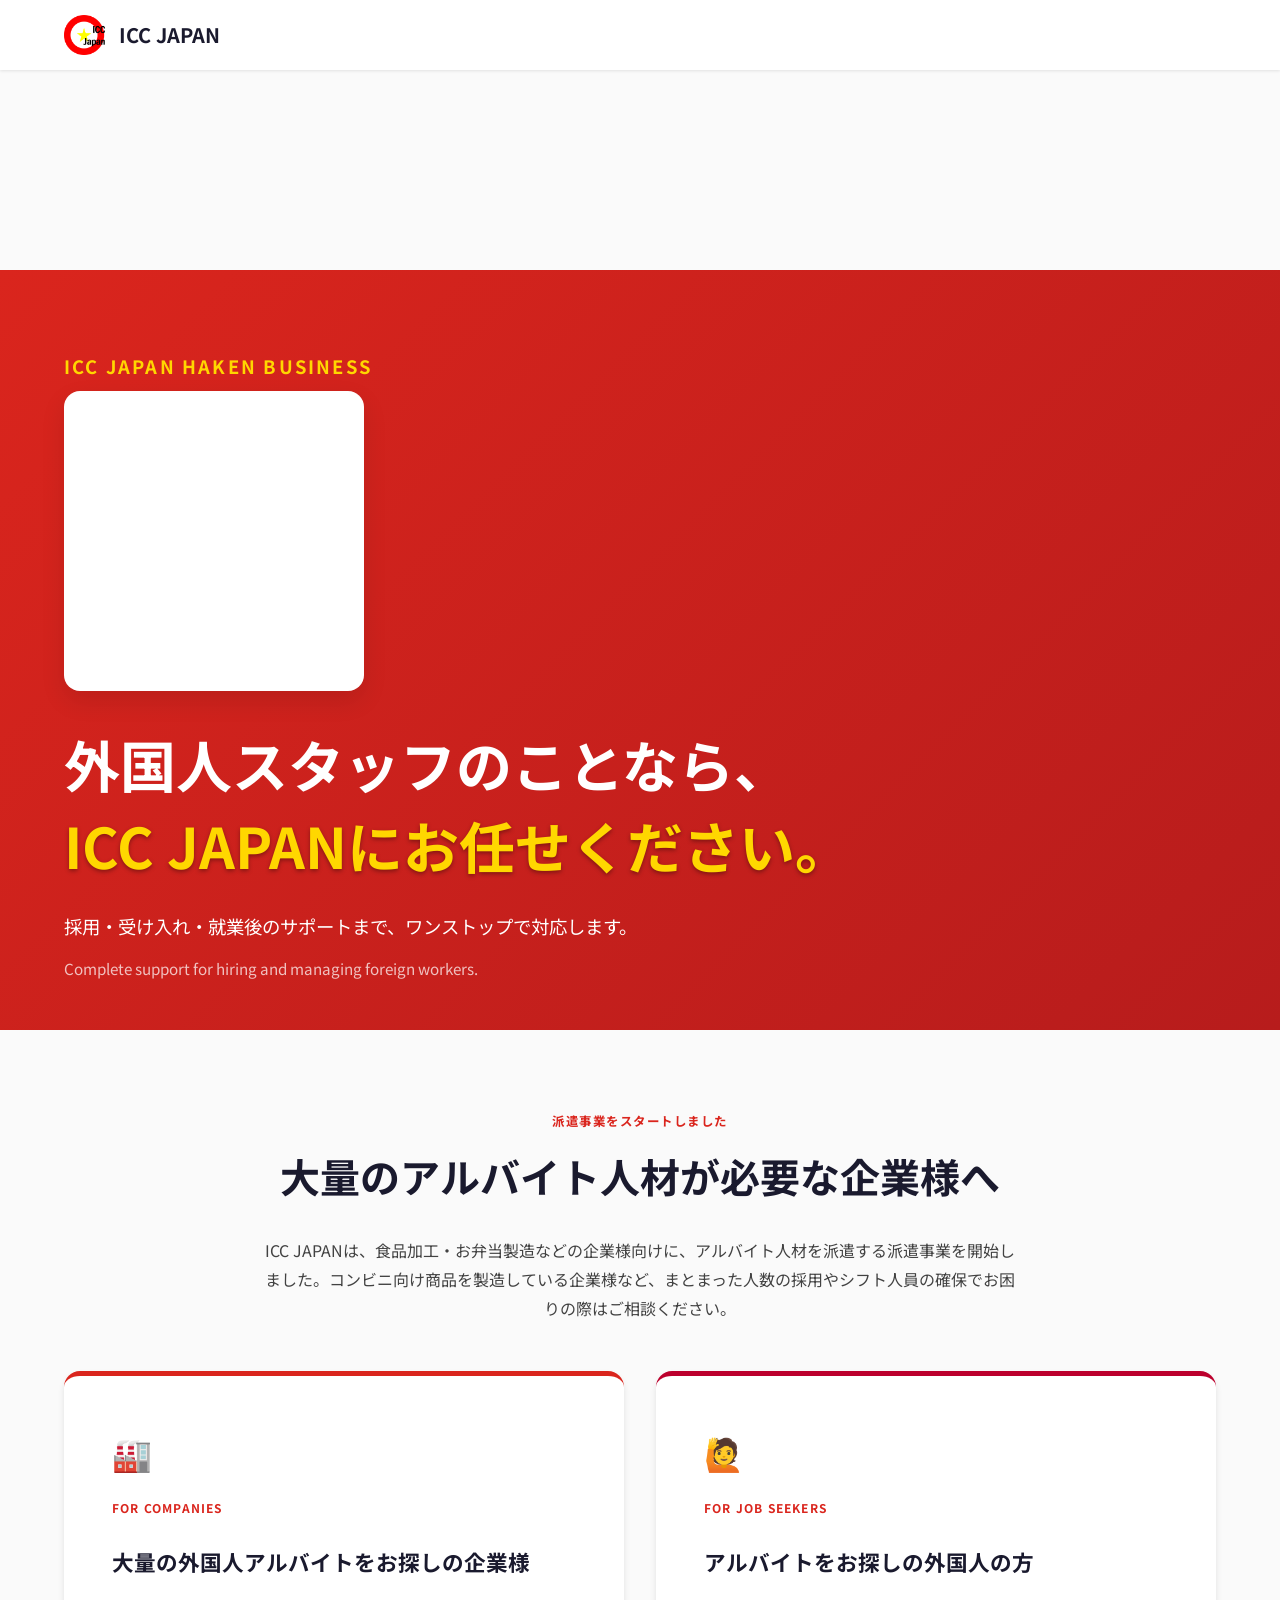
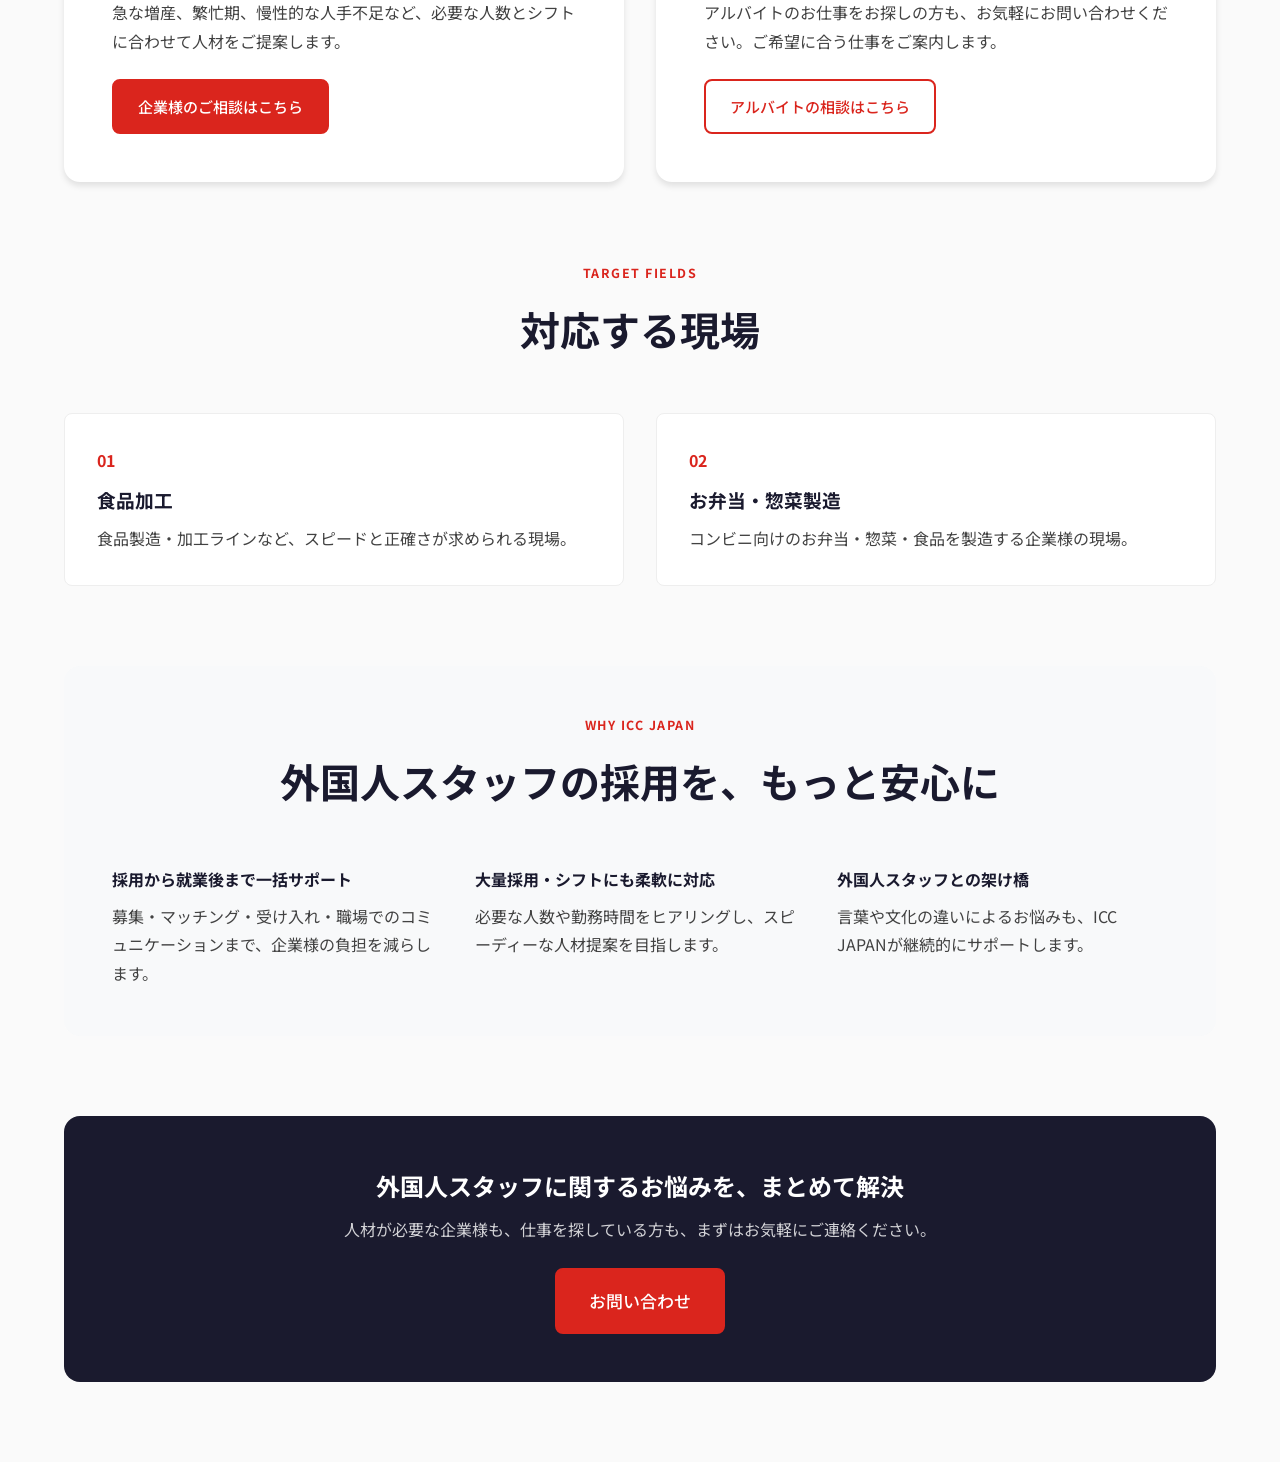
<file: haken-preview.html>
<!DOCTYPE html>
<html lang="ja">
<head>
    <meta charset="UTF-8">
    <meta name="viewport" content="width=device-width, initial-scale=1.0">
    <meta name="robots" content="noindex, nofollow, noarchive">
    <title>派遣事業プレビュー | ICC JAPAN</title>
    <link rel="icon" type="image/svg+xml" href="images/favicon.svg">
    <link rel="preconnect" href="https://fonts.googleapis.com">
    <link rel="preconnect" href="https://fonts.gstatic.com" crossorigin>
    <link href="https://fonts.googleapis.com/css2?family=Noto+Sans+JP:wght@400;500;700&display=swap" rel="stylesheet">
    <link rel="stylesheet" href="css/style.css?v=20261014b">
</head>
<body class="haken-preview-page">
    <header class="header" id="header">
        <div class="container">
            <div class="header-inner">
                <a href="/" class="logo">
                    <img src="images/logo.png" alt="ICC JAPAN" class="logo-image">
                    <span class="logo-text">ICC JAPAN</span>
                </a>
            </div>
        </div>
    </header>

    <main>
        <section class="haken-preview-hero">
            <div class="container">
                <p class="haken-eyebrow">ICC JAPAN HAKEN BUSINESS</p>
                <!-- Placeholder photo (300x300) above the headline; replace src with a real image later. -->
                <img class="haken-hero-photo" src="data:image/svg+xml,%3Csvg xmlns='http://www.w3.org/2000/svg' width='300' height='300'%3E%3Crect width='300' height='300' fill='%23FFFFFF'/%3E%3C/svg%3E" width="300" height="300" alt="ICC JAPAN 派遣事業のイメージ写真（準備中）">
                <h1>外国人スタッフのことなら、<br><span>ICC JAPANにお任せください。</span></h1>
                <p>採用・受け入れ・就業後のサポートまで、ワンストップで対応します。</p>
                <p class="haken-hero-en">Complete support for hiring and managing foreign workers.</p>
            </div>
        </section>

        <section class="haken-content" id="hakenContent" aria-labelledby="haken-title">
            <div class="container">
                <div class="haken-intro">
                    <p class="haken-eyebrow">派遣事業をスタートしました</p>
                    <h2 id="haken-title">大量のアルバイト人材が必要な企業様へ</h2>
                    <p>ICC JAPANは、食品加工・お弁当製造などの企業様向けに、アルバイト人材を派遣する派遣事業を開始しました。コンビニ向け商品を製造している企業様など、まとまった人数の採用やシフト人員の確保でお困りの際はご相談ください。</p>
                </div>

                <div class="haken-audience-grid">
                    <article class="haken-audience-card haken-audience-company">
                        <span class="haken-card-icon" aria-hidden="true">🏭</span>
                        <p class="haken-card-kicker">FOR COMPANIES</p>
                        <h3>大量の外国人アルバイトをお探しの企業様</h3>
                        <p>急な増産、繁忙期、慢性的な人手不足など、必要な人数とシフトに合わせて人材をご提案します。</p>
                        <a class="btn btn-primary" href="mailto:contact@iccjpn.com?subject=派遣スタッフのご相談">企業様のご相談はこちら</a>
                    </article>
                    <article class="haken-audience-card haken-audience-worker">
                        <span class="haken-card-icon" aria-hidden="true">🙋</span>
                        <p class="haken-card-kicker">FOR JOB SEEKERS</p>
                        <h3>アルバイトをお探しの外国人の方</h3>
                        <p>アルバイトのお仕事をお探しの方も、お気軽にお問い合わせください。ご希望に合う仕事をご案内します。</p>
                        <a class="btn btn-outline" href="mailto:contact@iccjpn.com?subject=アルバイトのお仕事相談">アルバイトの相談はこちら</a>
                    </article>
                </div>

                <div class="haken-block">
                    <div class="section-header">
                        <p class="haken-eyebrow">TARGET FIELDS</p>
                        <h2 class="section-title">対応する現場</h2>
                    </div>
                    <div class="haken-field-grid">
                        <article class="haken-field-card"><span>01</span><h3>食品加工</h3><p>食品製造・加工ラインなど、スピードと正確さが求められる現場。</p></article>
                        <article class="haken-field-card"><span>02</span><h3>お弁当・惣菜製造</h3><p>コンビニ向けのお弁当・惣菜・食品を製造する企業様の現場。</p></article>
                    </div>
                </div>

                <div class="haken-block haken-strengths">
                    <div class="section-header"><p class="haken-eyebrow">WHY ICC JAPAN</p><h2 class="section-title">外国人スタッフの採用を、もっと安心に</h2></div>
                    <div class="haken-strength-list">
                        <div><strong>採用から就業後まで一括サポート</strong><p>募集・マッチング・受け入れ・職場でのコミュニケーションまで、企業様の負担を減らします。</p></div>
                        <div><strong>大量採用・シフトにも柔軟に対応</strong><p>必要な人数や勤務時間をヒアリングし、スピーディーな人材提案を目指します。</p></div>
                        <div><strong>外国人スタッフとの架け橋</strong><p>言葉や文化の違いによるお悩みも、ICC JAPANが継続的にサポートします。</p></div>
                    </div>
                </div>

                <div class="haken-cta"><h2>外国人スタッフに関するお悩みを、まとめて解決</h2><p>人材が必要な企業様も、仕事を探している方も、まずはお気軽にご連絡ください。</p><a class="btn btn-primary btn-lg" href="mailto:contact@iccjpn.com?subject=ICC JAPAN 派遣事業について">お問い合わせ</a></div>
            </div>
        </section>
    </main>
    <script src="js/main.js?v=20261014b" defer></script>
</body>
</html>
</file>
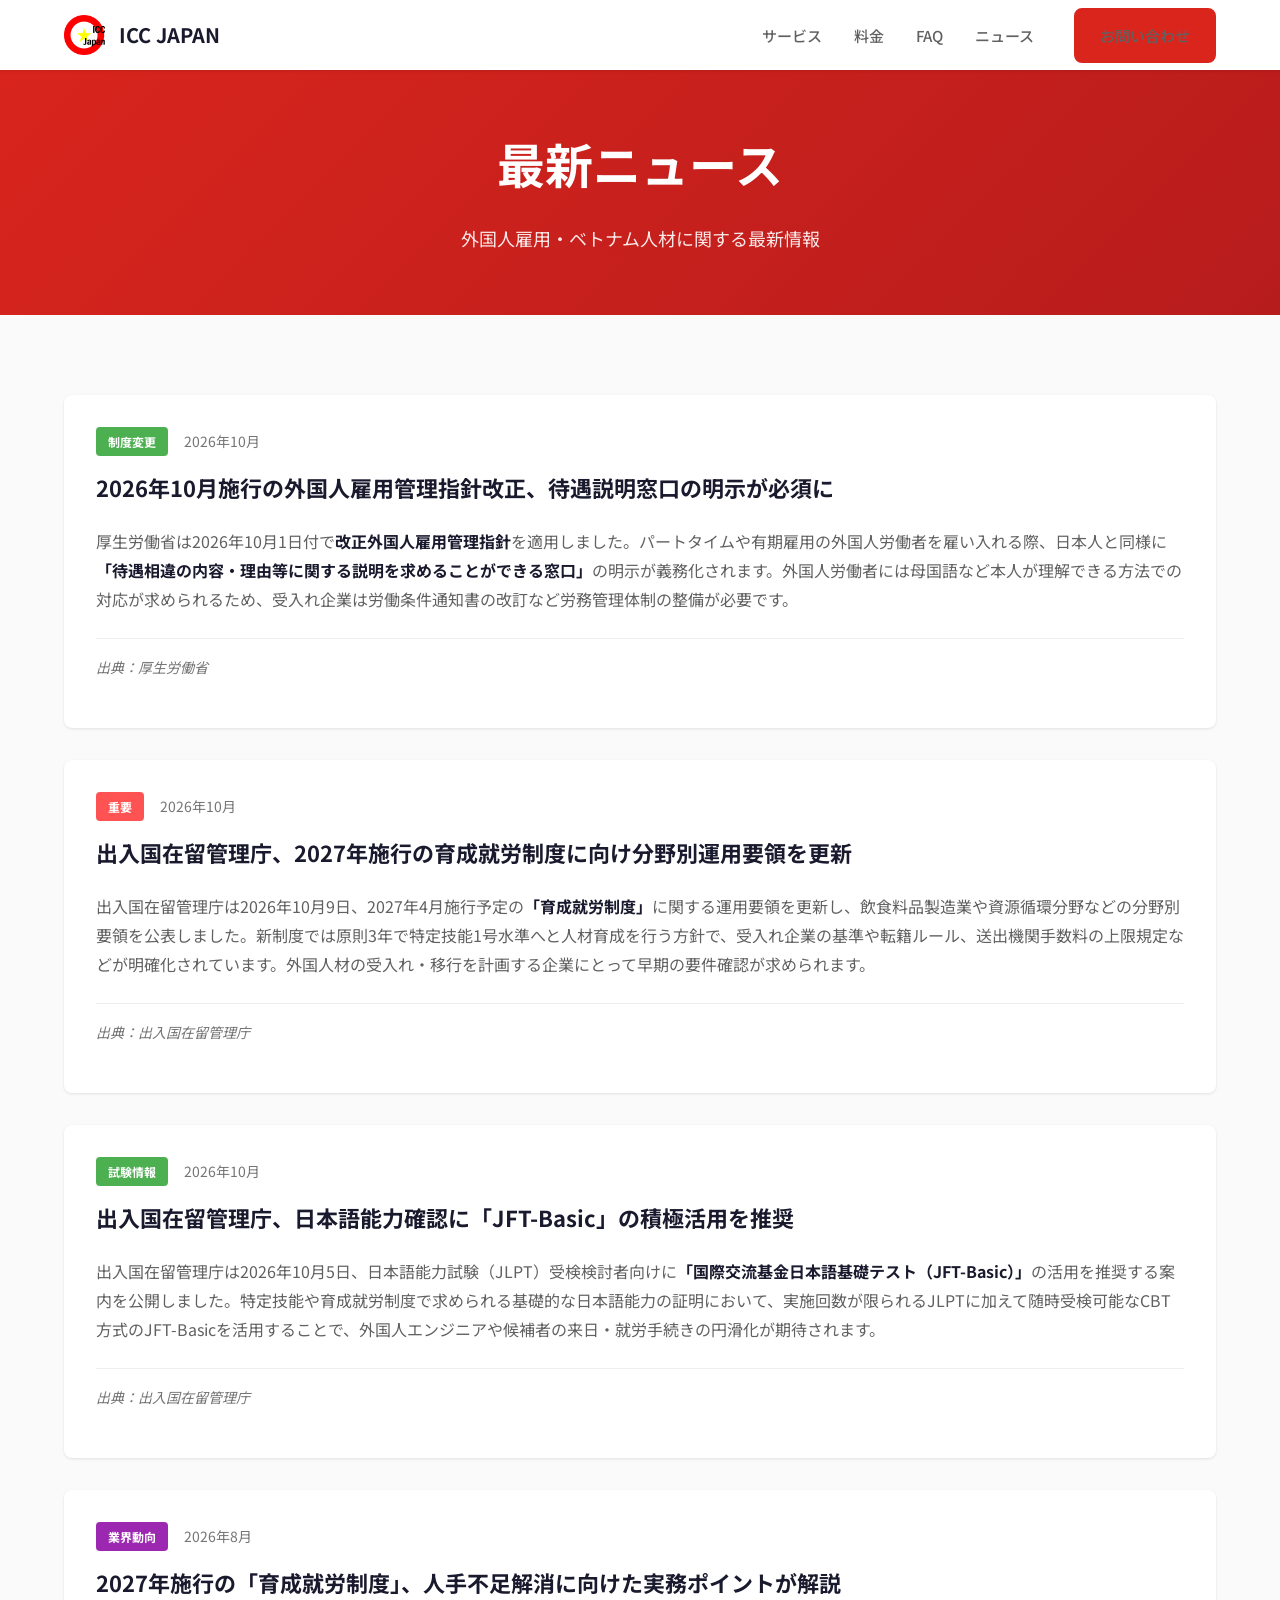
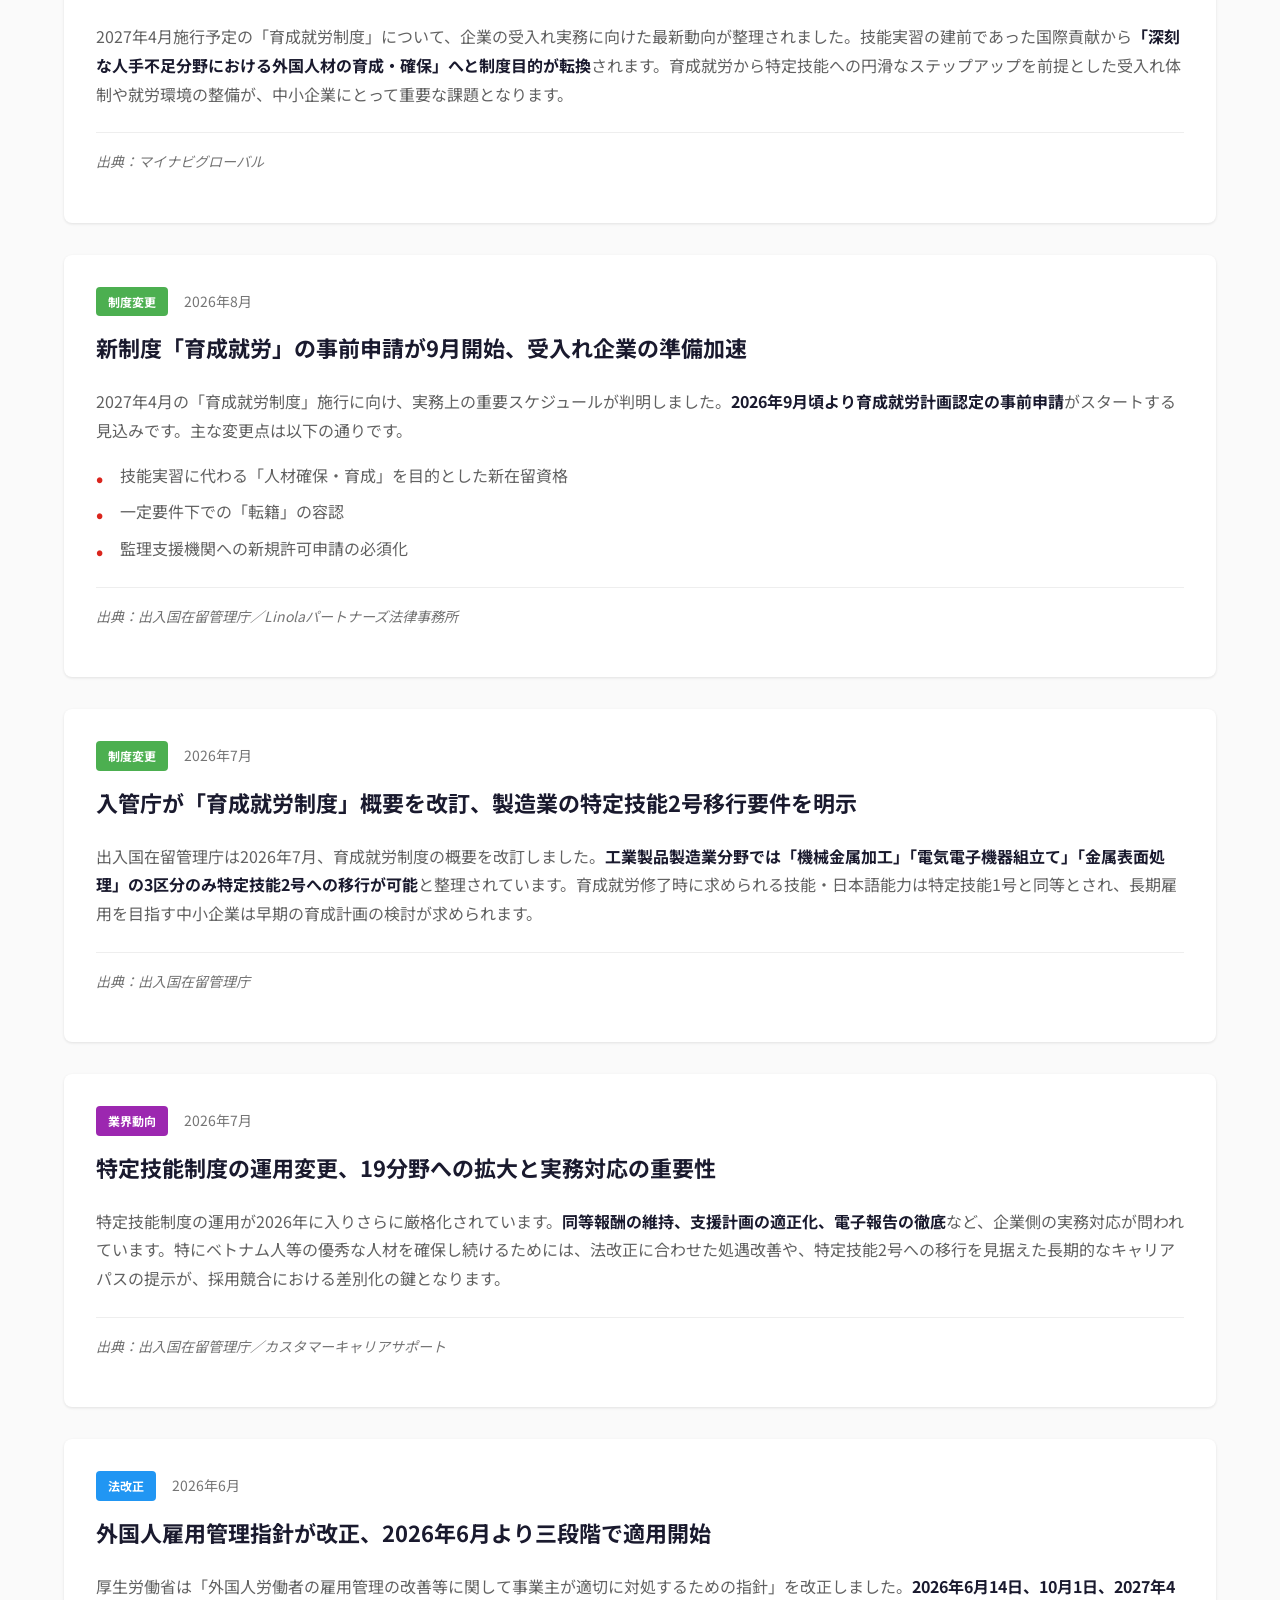
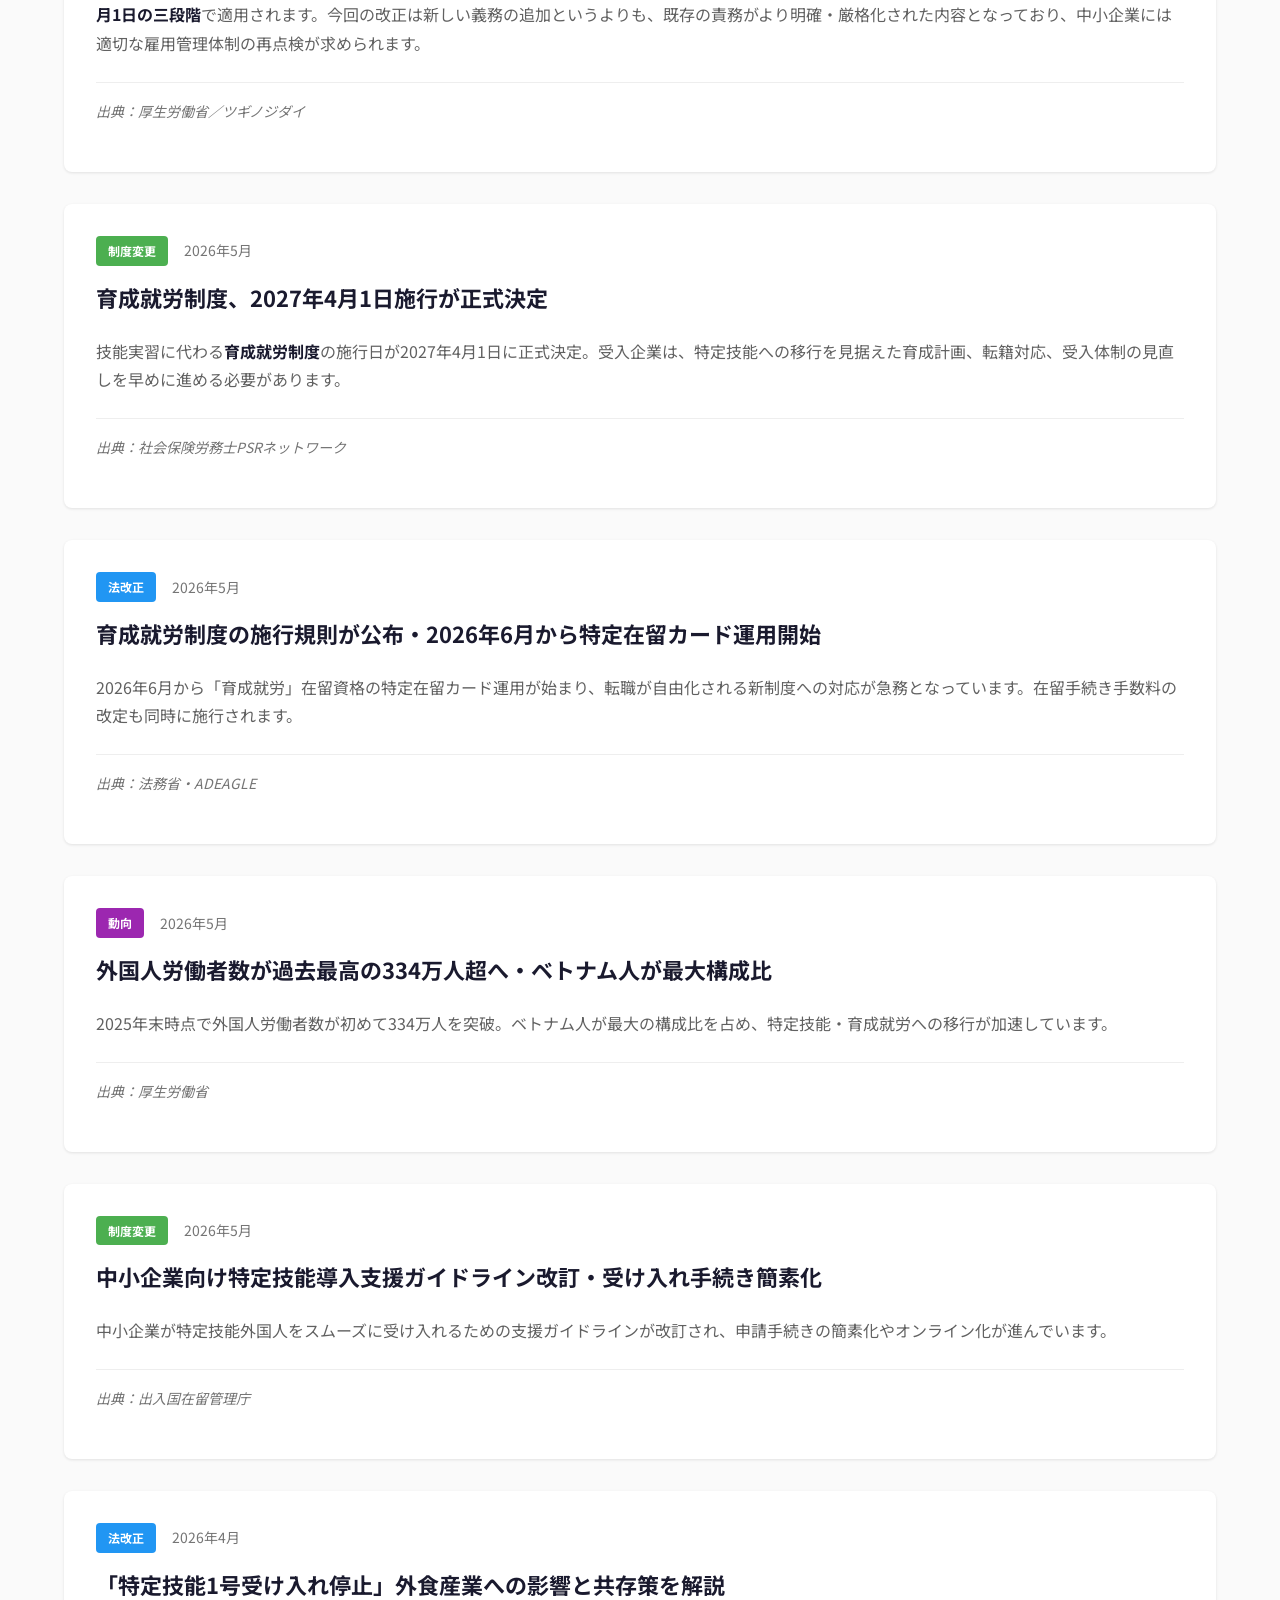
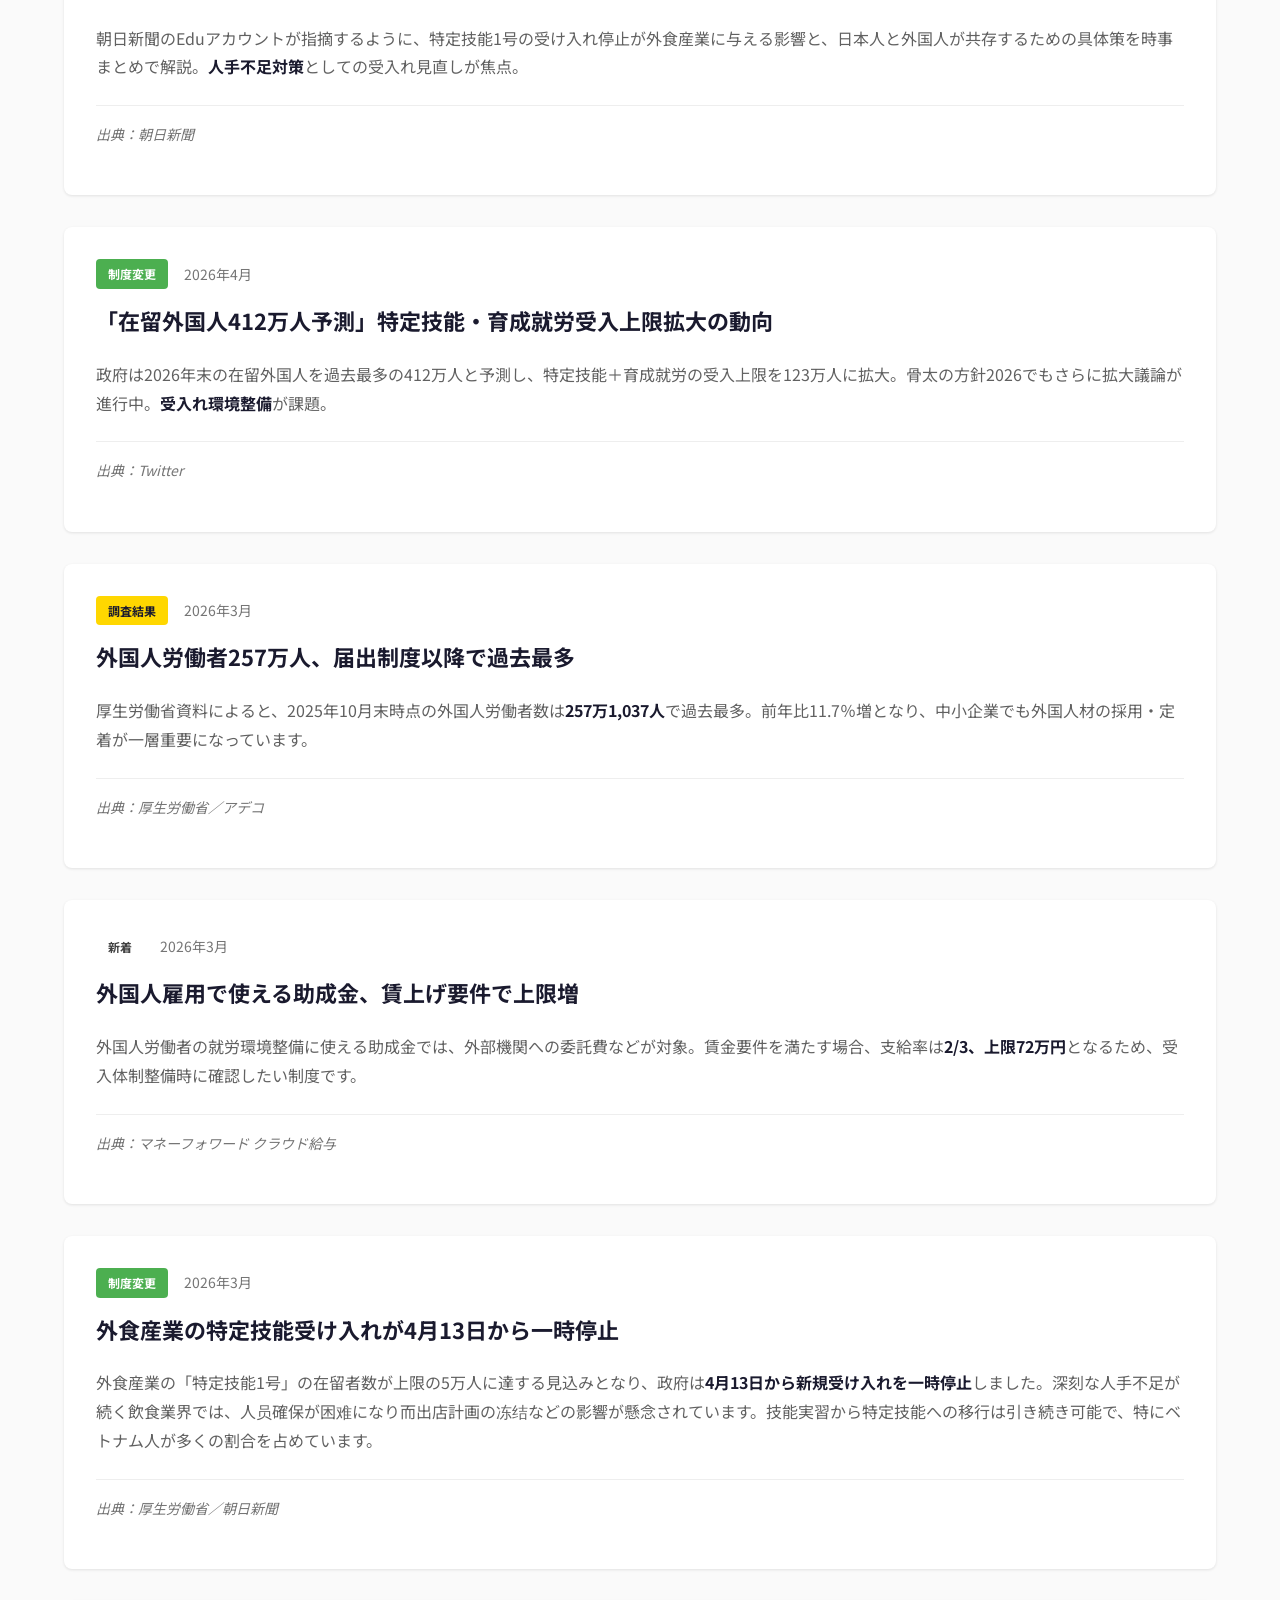
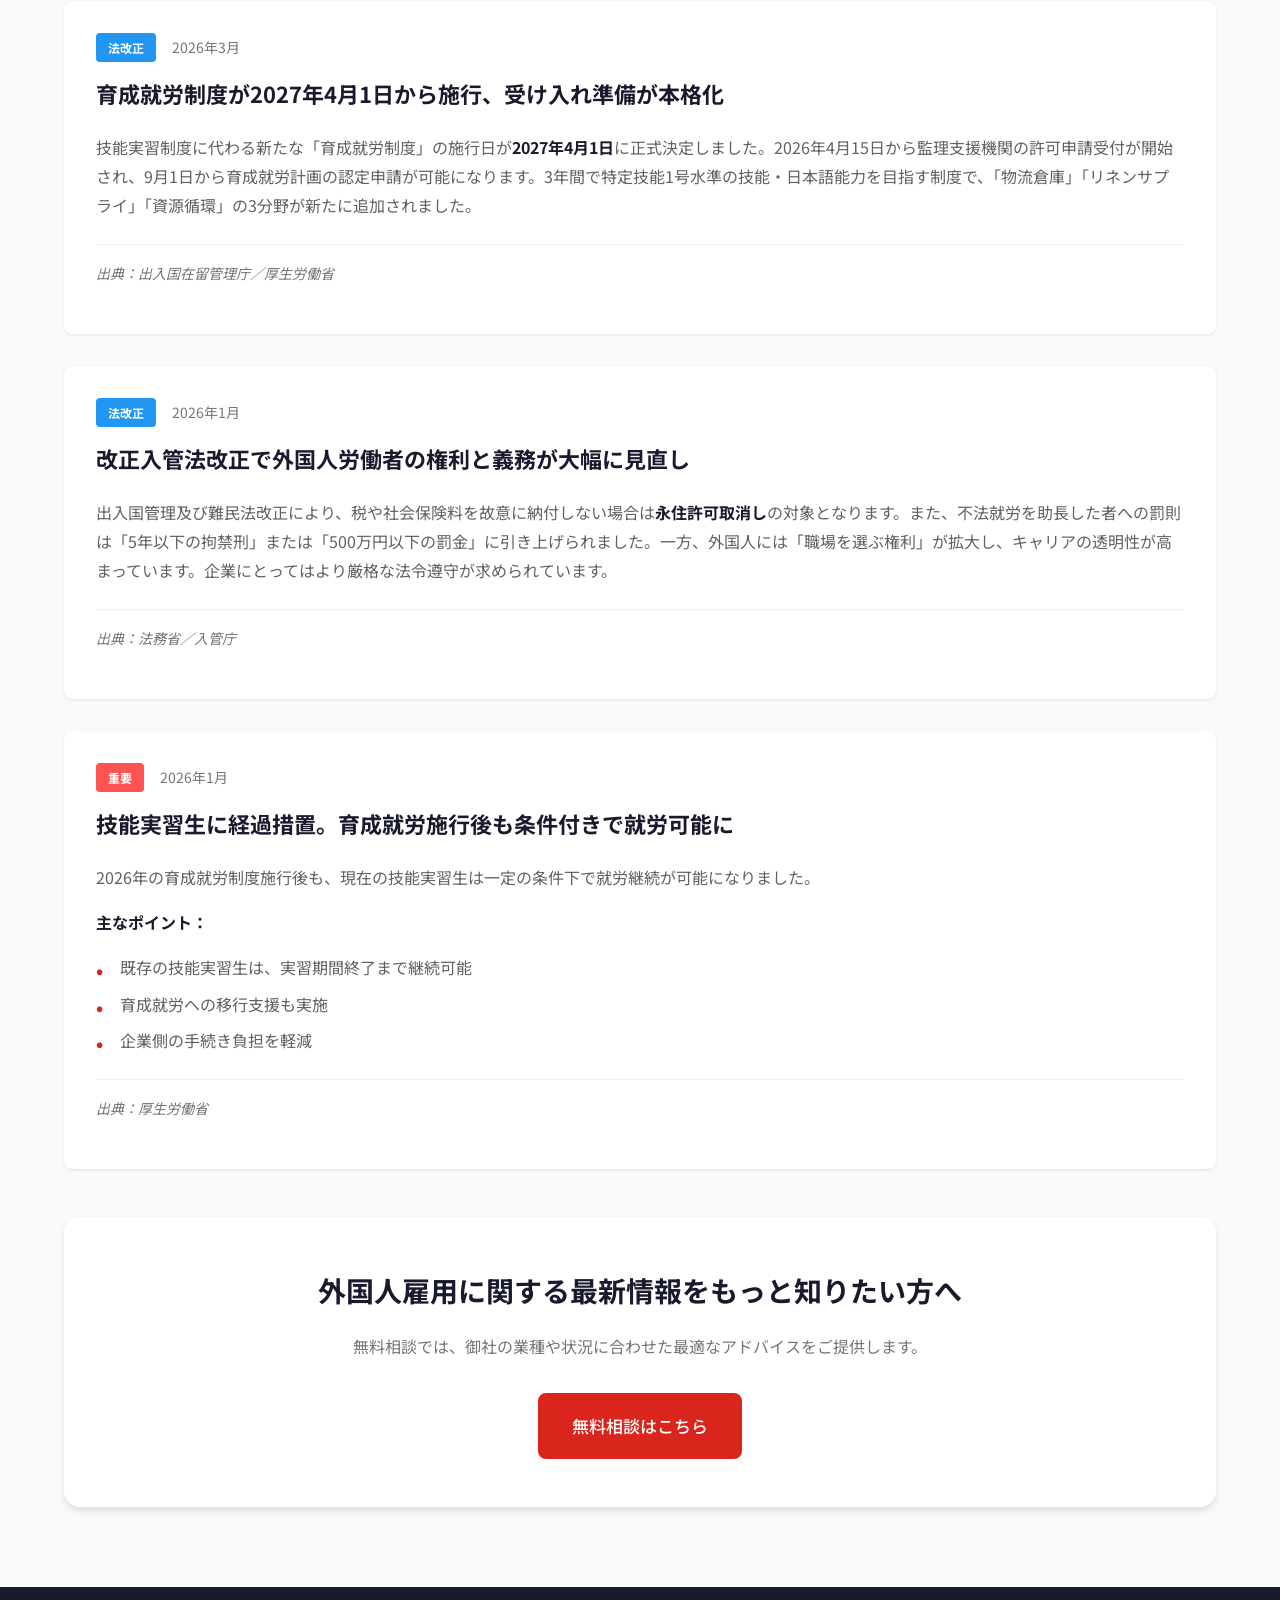
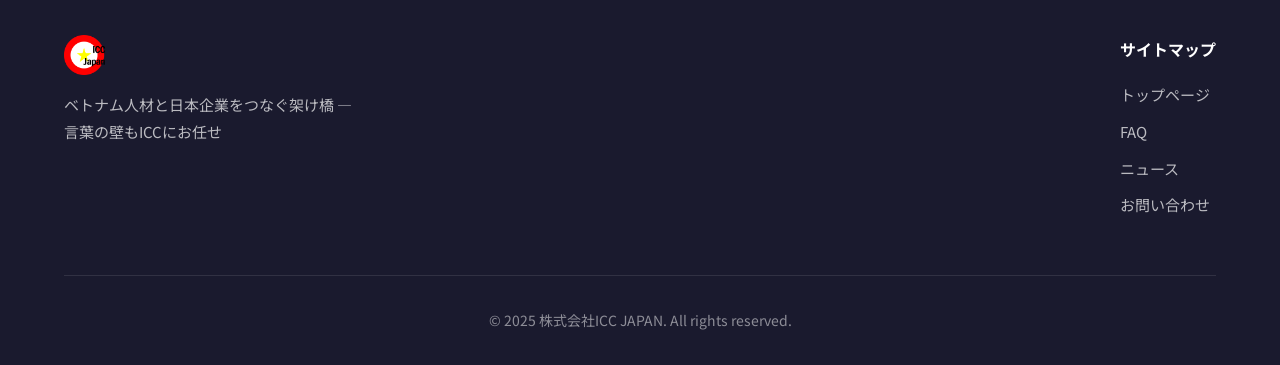
<file: news.html>
<!DOCTYPE html>
<html lang="ja">
<head>
    <meta charset="UTF-8">
    <meta name="viewport" content="width=device-width, initial-scale=1.0">
    <title>最新ニュース | 株式会社ICC JAPAN</title>
    <meta name="description" content="外国人雇用・ベトナム人材に関する最新ニュースと法改正情報。育成就労制度、特定技能の最新動向、中小企業の外国人雇用成功事例をお届けします。">
    <meta name="robots" content="index, follow">
    <link rel="canonical" href="https://iccjpn.com/news.html">
    
    <!-- Hreflang -->
    <link rel="alternate" hreflang="ja" href="https://iccjpn.com/news.html">
    <link rel="alternate" hreflang="x-default" href="https://iccjpn.com/news.html">
    
    <!-- Open Graph -->
    <meta property="og:type" content="website">
    <meta property="og:url" content="https://iccjpn.com/news.html">
    <meta property="og:title" content="最新ニュース | 株式会社ICC JAPAN">
    <meta property="og:description" content="外国人雇用・ベトナム人材に関する最新ニュースと法改正情報。育成就労制度、特定技能の最新動向をお届けします。">
    <meta property="og:image" content="https://iccjpn.com/images/og-image.jpg">
    <meta property="og:locale" content="ja_JP">
    
    <!-- Twitter -->
    <meta name="twitter:card" content="summary_large_image">
    <meta name="twitter:title" content="最新ニュース | 株式会社ICC JAPAN">
    <meta name="twitter:description" content="外国人雇用・ベトナム人材に関する最新ニュースと法改正情報をお届けします。">
    <meta name="twitter:image" content="https://iccjpn.com/images/og-image.jpg">
    
    <link rel="icon" type="image/svg+xml" href="/images/favicon.svg">
    <link href="https://fonts.googleapis.com/css2?family=Noto+Sans+JP:wght@400;500;700&display=swap" rel="stylesheet">
    <link rel="stylesheet" href="css/style.css?v=20261014b">
    
    <!-- Google tag (gtag.js) -->
    <!-- Get your ID from: https://analytics.google.com → Admin → Data Streams -->
    <script async src="https://www.googletagmanager.com/gtag/js?id=G-J0CHSYTLVM"></script>
    <script>
      window.dataLayer = window.dataLayer || [];
      function gtag(){dataLayer.push(arguments);}
      gtag('js', new Date());
      gtag('config', 'G-J0CHSYTLVM');
    </script>
</head>
<body>
    <!-- Header -->
    <header class="header" id="header">
        <div class="container">
            <div class="header-inner">
                <a href="/" class="logo">
                    <img src="images/logo.png" alt="ICC JAPAN" class="logo-image">
                    <span class="logo-text">ICC JAPAN</span>
                </a>
                <button class="mobile-menu-btn" aria-label="メニュー" id="mobileMenuBtn">
                    <span></span>
                    <span></span>
                    <span></span>
                </button>
                <nav class="nav" id="nav">
                    <ul class="nav-list">
                        <li><a href="/#services">サービス</a></li>
                        <li><a href="/#pricing">料金</a></li>
                        <li><a href="/faq.html">FAQ</a></li>
                        <li><a href="/news.html">ニュース</a></li>
                        <li><a href="/#contact" class="btn btn-primary">お問い合わせ</a></li>
                    </ul>
                </nav>
            </div>
        </div>
    </header>

    <!-- News Hero -->
    <section class="page-hero">
        <div class="container">
            <h1>最新ニュース</h1>
            <p>外国人雇用・ベトナム人材に関する最新情報</p>
        </div>
    </section>

    <!-- News Content -->
    <section class="section news-section">
        <div class="container">

            
            <div class="news-list">
                <article class="news-card">
                    <div class="news-header">
                        <span class="news-label news-label-update">制度変更</span>
                        <time class="news-date">2026年10月</time>
                    </div>
                    <h3 class="news-title">2026年10月施行の外国人雇用管理指針改正、待遇説明窓口の明示が必須に</h3>
                    <div class="news-content">
                        <p>厚生労働省は2026年10月1日付で<strong>改正外国人雇用管理指針</strong>を適用しました。パートタイムや有期雇用の外国人労働者を雇い入れる際、日本人と同様に<strong>「待遇相違の内容・理由等に関する説明を求めることができる窓口」</strong>の明示が義務化されます。外国人労働者には母国語など本人が理解できる方法での対応が求められるため、受入れ企業は労働条件通知書の改訂など労務管理体制の整備が必要です。</p>
                        <p class="news-source">出典：厚生労働省</p>
                    </div>
                </article>

                <article class="news-card">
                    <div class="news-header">
                        <span class="news-label news-label-important">重要</span>
                        <time class="news-date">2026年10月</time>
                    </div>
                    <h3 class="news-title">出入国在留管理庁、2027年施行の育成就労制度に向け分野別運用要領を更新</h3>
                    <div class="news-content">
                        <p>出入国在留管理庁は2026年10月9日、2027年4月施行予定の<strong>「育成就労制度」</strong>に関する運用要領を更新し、飲食料品製造業や資源循環分野などの分野別要領を公表しました。新制度では原則3年で特定技能1号水準へと人材育成を行う方針で、受入れ企業の基準や転籍ルール、送出機関手数料の上限規定などが明確化されています。外国人材の受入れ・移行を計画する企業にとって早期の要件確認が求められます。</p>
                        <p class="news-source">出典：出入国在留管理庁</p>
                    </div>
                </article>

                <article class="news-card">
                    <div class="news-header">
                        <span class="news-label news-label-update">試験情報</span>
                        <time class="news-date">2026年10月</time>
                    </div>
                    <h3 class="news-title">出入国在留管理庁、日本語能力確認に「JFT-Basic」の積極活用を推奨</h3>
                    <div class="news-content">
                        <p>出入国在留管理庁は2026年10月5日、日本語能力試験（JLPT）受検検討者向けに<strong>「国際交流基金日本語基礎テスト（JFT-Basic）」</strong>の活用を推奨する案内を公開しました。特定技能や育成就労制度で求められる基礎的な日本語能力の証明において、実施回数が限られるJLPTに加えて随時受検可能なCBT方式のJFT-Basicを活用することで、外国人エンジニアや候補者の来日・就労手続きの円滑化が期待されます。</p>
                        <p class="news-source">出典：出入国在留管理庁</p>
                    </div>
                </article>


                <article class="news-card">
                    <div class="news-header">
                        <span class="news-label news-label-trend">業界動向</span>
                        <time class="news-date">2026年8月</time>
                    </div>
                    <h3 class="news-title">2027年施行の「育成就労制度」、人手不足解消に向けた実務ポイントが解説</h3>
                    <div class="news-content">
                        <p>2027年4月施行予定の「育成就労制度」について、企業の受入れ実務に向けた最新動向が整理されました。技能実習の建前であった国際貢献から<strong>「深刻な人手不足分野における外国人材の育成・確保」へと制度目的が転換</strong>されます。育成就労から特定技能への円滑なステップアップを前提とした受入れ体制や就労環境の整備が、中小企業にとって重要な課題となります。</p>
                        <p class="news-source">出典：マイナビグローバル</p>
                    </div>
                </article>


                <article class="news-card">
                    <div class="news-header">
                        <span class="news-label news-label-update">制度変更</span>
                        <time class="news-date">2026年8月</time>
                    </div>
                    <h3 class="news-title">新制度「育成就労」の事前申請が9月開始、受入れ企業の準備加速</h3>
                    <div class="news-content">
                        <p>2027年4月の「育成就労制度」施行に向け、実務上の重要スケジュールが判明しました。<strong>2026年9月頃より育成就労計画認定の事前申請</strong>がスタートする見込みです。主な変更点は以下の通りです。<ul><li>技能実習に代わる「人材確保・育成」を目的とした新在留資格</li><li>一定要件下での「転籍」の容認</li><li>監理支援機関への新規許可申請の必須化</li></ul></p>
                        <p class="news-source">出典：出入国在留管理庁／Linolaパートナーズ法律事務所</p>
                    </div>
                </article>
                <article class="news-card">
                    <div class="news-header">
                        <span class="news-label news-label-update">制度変更</span>
                        <time class="news-date">2026年7月</time>
                    </div>
                    <h3 class="news-title">入管庁が「育成就労制度」概要を改訂、製造業の特定技能2号移行要件を明示</h3>
                    <div class="news-content">
                        <p>出入国在留管理庁は2026年7月、育成就労制度の概要を改訂しました。<strong>工業製品製造業分野では「機械金属加工」「電気電子機器組立て」「金属表面処理」の3区分のみ特定技能2号への移行が可能</strong>と整理されています。育成就労修了時に求められる技能・日本語能力は特定技能1号と同等とされ、長期雇用を目指す中小企業は早期の育成計画の検討が求められます。</p>
                        <p class="news-source">出典：出入国在留管理庁</p>
                    </div>
                </article>

                <article class="news-card">
                    <div class="news-header">
                        <span class="news-label news-label-trend">業界動向</span>
                        <time class="news-date">2026年7月</time>
                    </div>
                    <h3 class="news-title">特定技能制度の運用変更、19分野への拡大と実務対応の重要性</h3>
                    <div class="news-content">
                        <p>特定技能制度の運用が2026年に入りさらに厳格化されています。<strong>同等報酬の維持、支援計画の適正化、電子報告の徹底</strong>など、企業側の実務対応が問われています。特にベトナム人等の優秀な人材を確保し続けるためには、法改正に合わせた処遇改善や、特定技能2号への移行を見据えた長期的なキャリアパスの提示が、採用競合における差別化の鍵となります。</p>
                        <p class="news-source">出典：出入国在留管理庁／カスタマーキャリアサポート</p>
                    </div>
                </article>
                <article class="news-card">
                    <div class="news-header">
                        <span class="news-label news-label-law">法改正</span>
                        <time class="news-date">2026年6月</time>
                    </div>
                    <h3 class="news-title">外国人雇用管理指針が改正、2026年6月より三段階で適用開始</h3>
                    <div class="news-content">
                        <p>厚生労働省は「外国人労働者の雇用管理の改善等に関して事業主が適切に対処するための指針」を改正しました。<strong>2026年6月14日、10月1日、2027年4月1日の三段階</strong>で適用されます。今回の改正は新しい義務の追加というよりも、既存の責務がより明確・厳格化された内容となっており、中小企業には適切な雇用管理体制の再点検が求められます。</p>
                        <p class="news-source">出典：厚生労働省／ツギノジダイ</p>
                    </div>
                </article>

                <article class="news-card">
                    <div class="news-header">
                        <span class="news-label news-label-update">制度変更</span>
                        <time class="news-date">2026年5月</time>
                    </div>
                    <h3 class="news-title">育成就労制度、2027年4月1日施行が正式決定</h3>
                    <div class="news-content">
                        <p>技能実習に代わる<strong>育成就労制度</strong>の施行日が2027年4月1日に正式決定。受入企業は、特定技能への移行を見据えた育成計画、転籍対応、受入体制の見直しを早めに進める必要があります。</p>
                        <p class="news-source">出典：社会保険労務士PSRネットワーク</p>
                    </div>
                </article>

                <article class="news-card">
                    <div class="news-header">
                        <span class="news-label news-label-law">法改正</span>
                        <time class="news-date">2026年5月</time>
                    </div>
                    <h3 class="news-title">育成就労制度の施行規則が公布・2026年6月から特定在留カード運用開始</h3>
                    <div class="news-content">
                        <p>2026年6月から「育成就労」在留資格の特定在留カード運用が始まり、転職が自由化される新制度への対応が急務となっています。在留手続き手数料の改定も同時に施行されます。</p>
                        <p class="news-source">出典：法務省・ADEAGLE</p>
                    </div>
                </article>
                <article class="news-card">
                    <div class="news-header">
                        <span class="news-label news-label-trend">動向</span>
                        <time class="news-date">2026年5月</time>
                    </div>
                    <h3 class="news-title">外国人労働者数が過去最高の334万人超へ・ベトナム人が最大構成比</h3>
                    <div class="news-content">
                        <p>2025年末時点で外国人労働者数が初めて334万人を突破。ベトナム人が最大の構成比を占め、特定技能・育成就労への移行が加速しています。</p>
                        <p class="news-source">出典：厚生労働省</p>
                    </div>
                </article>
                <article class="news-card">
                    <div class="news-header">
                        <span class="news-label news-label-update">制度変更</span>
                        <time class="news-date">2026年5月</time>
                    </div>
                    <h3 class="news-title">中小企業向け特定技能導入支援ガイドライン改訂・受け入れ手続き簡素化</h3>
                    <div class="news-content">
                        <p>中小企業が特定技能外国人をスムーズに受け入れるための支援ガイドラインが改訂され、申請手続きの簡素化やオンライン化が進んでいます。</p>
                        <p class="news-source">出典：出入国在留管理庁</p>
                    </div>
                </article>
                <article class="news-card">
                    <div class="news-header">
                        <span class="news-label news-label-law">法改正</span>
                        <time class="news-date">2026年4月</time>
                    </div>
                    <h3 class="news-title">「特定技能1号受け入れ停止」外食産業への影響と共存策を解説</h3>
                    <div class="news-content">
                        <p>朝日新聞のEduアカウントが指摘するように、特定技能1号の受け入れ停止が外食産業に与える影響と、日本人と外国人が共存するための具体策を時事まとめで解説。<strong>人手不足対策</strong>としての受入れ見直しが焦点。</p>
                        <p class="news-source">出典：朝日新聞</p>
                    </div>
                </article>

                <article class="news-card">
                    <div class="news-header">
                        <span class="news-label news-label-update">制度変更</span>
                        <time class="news-date">2026年4月</time>
                    </div>
                    <h3 class="news-title">「在留外国人412万人予測」特定技能・育成就労受入上限拡大の動向</h3>
                    <div class="news-content">
                        <p>政府は2026年末の在留外国人を過去最多の412万人と予測し、特定技能＋育成就労の受入上限を123万人に拡大。骨太の方針2026でもさらに拡大議論が進行中。<strong>受入れ環境整備</strong>が課題。</p>
                        <p class="news-source">出典：Twitter</p>
                    </div>
                </article>

                <article class="news-card">
                    <div class="news-header">
                        <span class="news-label news-label-success">調査結果</span>
                        <time class="news-date">2026年3月</time>
                    </div>
                    <h3 class="news-title">外国人労働者257万人、届出制度以降で過去最多</h3>
                    <div class="news-content">
                        <p>厚生労働省資料によると、2025年10月末時点の外国人労働者数は<strong>257万1,037人</strong>で過去最多。前年比11.7％増となり、中小企業でも外国人材の採用・定着が一層重要になっています。</p>
                        <p class="news-source">出典：厚生労働省／アデコ</p>
                    </div>
                </article>

                <article class="news-card">
                    <div class="news-header">
                        <span class="news-label news-label-new">新着</span>
                        <time class="news-date">2026年3月</time>
                    </div>
                    <h3 class="news-title">外国人雇用で使える助成金、賃上げ要件で上限増</h3>
                    <div class="news-content">
                        <p>外国人労働者の就労環境整備に使える助成金では、外部機関への委託費などが対象。賃金要件を満たす場合、支給率は<strong>2/3、上限72万円</strong>となるため、受入体制整備時に確認したい制度です。</p>
                        <p class="news-source">出典：マネーフォワード クラウド給与</p>
                    </div>
                </article>

                <article class="news-card">
                    <div class="news-header">
                        <span class="news-label news-label-update">制度変更</span>
                        <time class="news-date">2026年3月</time>
                    </div>
                    <h3 class="news-title">外食産業の特定技能受け入れが4月13日から一時停止</h3>
                    <div class="news-content">
                        <p>外食産業の「特定技能1号」の在留者数が上限の5万人に達する見込みとなり、政府は<strong>4月13日から新規受け入れを一時停止</strong>しました。深刻な人手不足が続く飲食業界では、人员確保が困难になり而出店計画の冻结などの影響が懸念されています。技能実習から特定技能への移行は引き続き可能で、特にベトナム人が多くの割合を占めています。</p>
                        <p class="news-source">出典：厚生労働省／朝日新聞</p>
                    </div>
                </article>

                <article class="news-card">
                    <div class="news-header">
                        <span class="news-label news-label-law">法改正</span>
                        <time class="news-date">2026年3月</time>
                    </div>
                    <h3 class="news-title">育成就労制度が2027年4月1日から施行、受け入れ準備が本格化</h3>
                    <div class="news-content">
                        <p>技能実習制度に代わる新たな「育成就労制度」の施行日が<strong>2027年4月1日</strong>に正式決定しました。2026年4月15日から監理支援機関の許可申請受付が開始され、9月1日から育成就労計画の認定申請が可能になります。3年間で特定技能1号水準の技能・日本語能力を目指す制度で、「物流倉庫」「リネンサプライ」「資源循環」の3分野が新たに追加されました。</p>
                        <p class="news-source">出典：出入国在留管理庁／厚生労働省</p>
                    </div>
                </article>

                <article class="news-card">
                    <div class="news-header">
                        <span class="news-label news-label-law">法改正</span>
                        <time class="news-date">2026年1月</time>
                    </div>
                    <h3 class="news-title">改正入管法改正で外国人労働者の権利と義務が大幅に見直し</h3>
                    <div class="news-content">
                        <p>出入国管理及び難民法改正により、税や社会保険料を故意に納付しない場合は<strong>永住許可取消し</strong>の対象となります。また、不法就労を助長した者への罰則は「5年以下の拘禁刑」または「500万円以下の罰金」に引き上げられました。一方、外国人には「職場を選ぶ権利」が拡大し、キャリアの透明性が高まっています。企業にとってはより厳格な法令遵守が求められています。</p>
                        <p class="news-source">出典：法務省／入管庁</p>
                    </div>
                </article>



                <article class="news-card">
                    <div class="news-header">
                        <span class="news-label news-label-important">重要</span>
                        <time class="news-date">2026年1月</time>
                    </div>
                    <h3 class="news-title">技能実習生に経過措置。育成就労施行後も条件付きで就労可能に</h3>
                    <div class="news-content">
                        <p>2026年の育成就労制度施行後も、現在の技能実習生は一定の条件下で就労継続が可能になりました。</p>
                        <p><strong>主なポイント：</strong></p>
                        <ul>
                            <li>既存の技能実習生は、実習期間終了まで継続可能</li>
                            <li>育成就労への移行支援も実施</li>
                            <li>企業側の手続き負担を軽減</li>
                        </ul>
                        <p class="news-source">出典：厚生労働省</p>
                    </div>
                </article>
            <!-- news-list-end -->
            </div>

            <!-- CTA Section -->
            <div class="news-cta">
                <h2>外国人雇用に関する最新情報をもっと知りたい方へ</h2>
                <p>無料相談では、御社の業種や状況に合わせた最適なアドバイスをご提供します。</p>
                <a href="/#contact" class="btn btn-primary btn-lg">無料相談はこちら</a>
            </div>

        </div>
    </section>

    <!-- Footer -->
    <footer class="footer">
        <div class="container">
            <div class="footer-content">
                <div class="footer-brand">
                    <div class="footer-logo">
                        <img src="images/logo.png" alt="ICC JAPAN ベトナム人材紹介会社" style="height: 40px; width: auto;">
                    </div>
                    <p class="footer-tagline">ベトナム人材と日本企業をつなぐ架け橋 — 言葉の壁もICCにお任せ</p>
                </div>
                <div class="footer-links">
                    <div class="footer-column">
                        <h4>サイトマップ</h4>
                        <ul>
                            <li><a href="/">トップページ</a></li>
                            <li><a href="/faq.html">FAQ</a></li>
                            <li><a href="/news.html">ニュース</a></li>
                            <li><a href="/#contact">お問い合わせ</a></li>
                        </ul>
                    </div>
                </div>
            </div>
            <div class="footer-bottom">
                <p>&copy; 2025 株式会社ICC JAPAN. All rights reserved.</p>
            </div>
        </div>
    </footer>

    <script src="js/main.js?v=20261014b" defer></script>
</body>
</html>
</file>
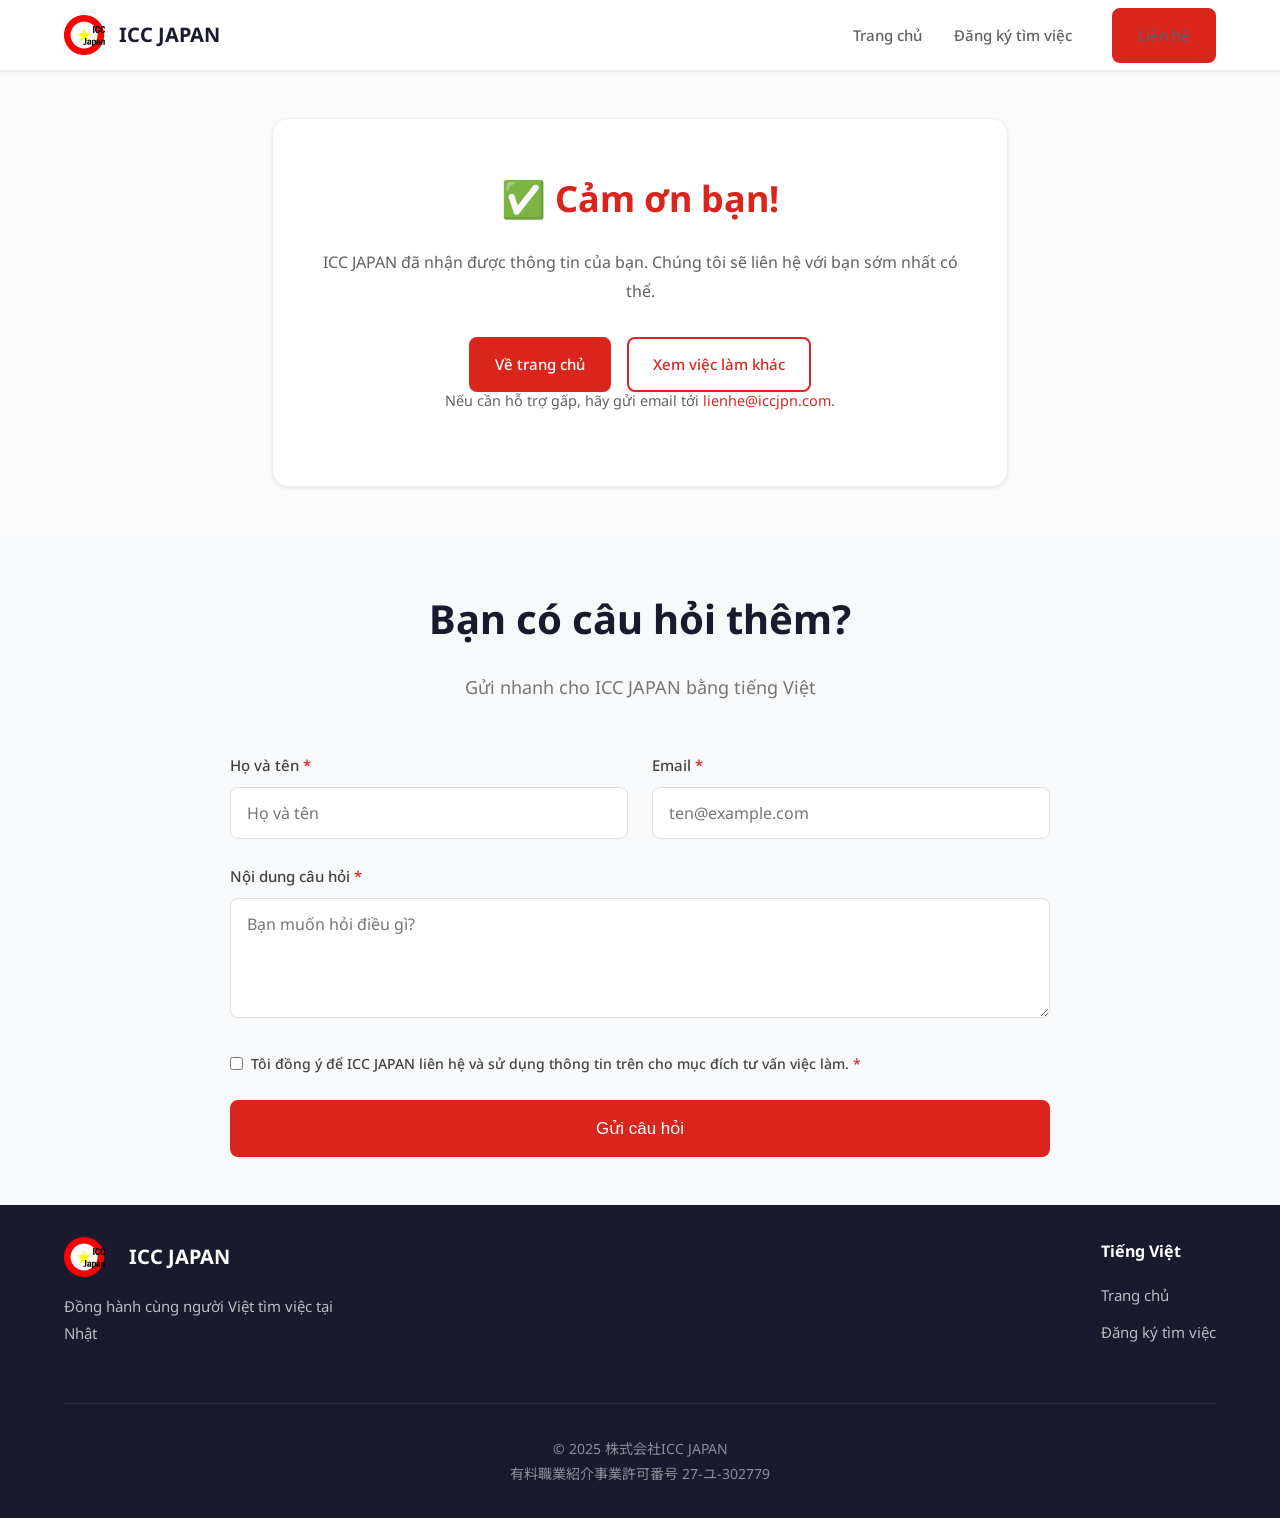
<file: vi/cam-on.html>
<!DOCTYPE html>
<html lang="vi">
<head>
  <meta charset="UTF-8">
  <meta name="viewport" content="width=device-width, initial-scale=1.0">
  <meta name="robots" content="noindex, nofollow, noarchive">
  <title>Cảm ơn bạn | ICC JAPAN</title>
  <meta name="description" content="ICC JAPAN đã nhận được thông tin của bạn và sẽ liên hệ hỗ trợ bằng tiếng Việt.">
  <meta name="author" content="株式会社ICC JAPAN">
  <link rel="canonical" href="https://iccjpn.com/vi/cam-on">
  <meta property="og:type" content="website">
  <meta property="og:url" content="https://iccjpn.com/vi/cam-on">
  <meta property="og:title" content="Cảm ơn bạn | ICC JAPAN">
  <meta property="og:description" content="ICC JAPAN đã nhận được thông tin của bạn và sẽ liên hệ hỗ trợ bằng tiếng Việt.">
  <meta property="og:image" content="https://iccjpn.com/images/og-image.jpg">
  <meta property="og:locale" content="vi_VN">
  <link rel="icon" type="image/svg+xml" href="/images/favicon.svg">
  <link rel="preconnect" href="https://fonts.googleapis.com">
  <link rel="preconnect" href="https://fonts.gstatic.com" crossorigin>
  <link href="https://fonts.googleapis.com/css2?family=Noto+Sans:wght@400;500;700&family=Noto+Sans+JP:wght@400;500;700&display=swap" rel="stylesheet">
  <link rel="stylesheet" href="/css/style.css?v=20261014b">
  <script async src="https://www.googletagmanager.com/gtag/js?id=G-J0CHSYTLVM"></script>
  <script>
    window.dataLayer = window.dataLayer || [];
    function gtag(){dataLayer.push(arguments);}
    gtag('js', new Date());
    gtag('config', 'G-J0CHSYTLVM');
  </script>
</head>
<body class="vi-page">
  <header class="header" id="header">
    <div class="container">
      <div class="header-inner">
        <a href="/vi/" class="logo"><img src="/images/logo.png" alt="ICC JAPAN" class="logo-image"><span class="logo-text">ICC JAPAN</span></a>
        <div class="vi-header-actions">
          <button class="mobile-menu-btn" aria-label="Mở menu" id="mobileMenuBtn"><span></span><span></span><span></span></button>
        </div>
        <nav class="nav vi-header-nav" id="nav">
          <ul class="nav-list">
            <li><a href="/vi/">Trang chủ</a></li>
            <li><a href="/vi/dang-ky">Đăng ký tìm việc</a></li>
            <li><a href="/vi/#lien-he" class="btn btn-primary">Liên hệ</a></li>
          </ul>
        </nav>
      </div>
    </div>
  </header>

  <main>
    <section class="vi-section">
      <div class="container">
        <article class="vi-card vi-thank">
          <h1 class="vi-thank-title">✅ Cảm ơn bạn!</h1>
          <p id="viThankMessage">ICC JAPAN đã nhận được thông tin của bạn. Chúng tôi sẽ liên hệ với bạn sớm nhất.</p>
          <div class="vi-thank-actions">
            <a href="/vi/" class="btn btn-primary">Về trang chủ</a>
            <a href="/vi/dang-ky" class="btn btn-outline">Xem việc làm khác</a>
          </div>
          <p class="vi-form-help">Nếu cần hỗ trợ gấp, hãy gửi email tới <a href="mailto:lienhe@iccjpn.com">lienhe@iccjpn.com</a>.</p>
        </article>
      </div>
    </section>

    <section class="vi-section vi-section-alt">
      <div class="container">
        <div class="section-header"><h2 class="section-title">Bạn có câu hỏi thêm?</h2><p class="section-subtitle">Gửi nhanh cho ICC JAPAN bằng tiếng Việt</p></div>
        <!-- TODO(Toan): the Formspree form xqedlvnl delivers to thucao@iccjpn.com. To deliver the /vi forms to lienhe@iccjpn.com, change the recipient in the Formspree dashboard (or give Crow a new form ID and change the action here). -->
        <form class="contact-form vi-form" action="https://formspree.io/f/xqedlvnl" method="POST">
          <input type="hidden" name="_subject" value="【ICC JAPAN・VI】Câu hỏi sau khi gửi thông tin">
          <input type="hidden" name="_next" value="https://iccjpn.com/vi/cam-on?type=cau-hoi">
          <input type="text" name="_gotcha" style="display:none">
          <input type="hidden" name="send_to" value="lienhe@iccjpn.com">
          <div class="vi-form-grid">
            <div class="form-group"><label for="contact_name">Họ và tên <span class="required">*</span></label><input type="text" id="contact_name" name="contact_name" required placeholder="Họ và tên"></div>
            <div class="form-group"><label for="email">Email <span class="required">*</span></label><input type="email" id="email" name="email" required placeholder="ten@example.com"></div>
          </div>
          <div class="form-group"><label for="message">Nội dung câu hỏi <span class="required">*</span></label><textarea id="message" name="message" rows="4" required placeholder="Bạn muốn hỏi điều gì?"></textarea></div>
          <div class="form-group form-checkbox"><input type="checkbox" id="consent" name="consent" required><label for="consent">Tôi đồng ý để ICC JAPAN liên hệ và sử dụng thông tin trên cho mục đích tư vấn việc làm. <span class="required">*</span></label></div>
          <button type="submit" class="btn btn-primary btn-lg btn-block">Gửi câu hỏi</button>
        </form>
      </div>
    </section>
  </main>

  <footer class="footer vi-footer">
    <div class="container">
      <div class="footer-content">
        <div class="footer-brand">
          <div class="footer-logo"><img src="/images/logo.png" alt="ICC JAPAN" class="logo-image"><span class="logo-text">ICC JAPAN</span></div>
          <p class="footer-tagline">Đồng hành cùng người Việt tìm việc tại Nhật</p>
        </div>
        <div class="footer-links">
          <div class="footer-column"><h4>Tiếng Việt</h4><ul><li><a href="/vi/">Trang chủ</a></li><li><a href="/vi/dang-ky">Đăng ký tìm việc</a></li></ul></div>
        </div>
      </div>
      <div class="footer-bottom"><p>© 2025 株式会社ICC JAPAN</p><p>有料職業紹介事業許可番号 27-ユ-302779</p></div>
    </div>
  </footer>
  <a href="#" class="back-to-top" id="backToTop" aria-label="Lên đầu trang">↑</a>
  <script src="/js/main.js?v=20261014b" defer></script>
  <script>
    (function() {
      var messages = {
        'dang-ky': 'ICC JAPAN đã nhận được thông tin đăng ký của bạn. Chúng tôi sẽ liên hệ trong 2–3 ngày làm việc. Nếu cần gấp, hãy gửi email tới lienhe@iccjpn.com.',
        'danh-gia': 'ICC JAPAN đã nhận được đánh giá của bạn. Chúng tôi sẽ kiểm tra và đăng trong 3–5 ngày làm việc.',
        'cau-hoi': 'ICC JAPAN đã nhận được câu hỏi của bạn. Chúng tôi sẽ phản hồi bằng thông tin liên hệ bạn đã cung cấp.'
      };
      var type = new URLSearchParams(window.location.search).get('type');
      document.getElementById('viThankMessage').textContent = messages[type] || 'ICC JAPAN đã nhận được thông tin của bạn. Chúng tôi sẽ liên hệ với bạn sớm nhất có thể.';
    })();
  </script>
</body>
</html>
</file>
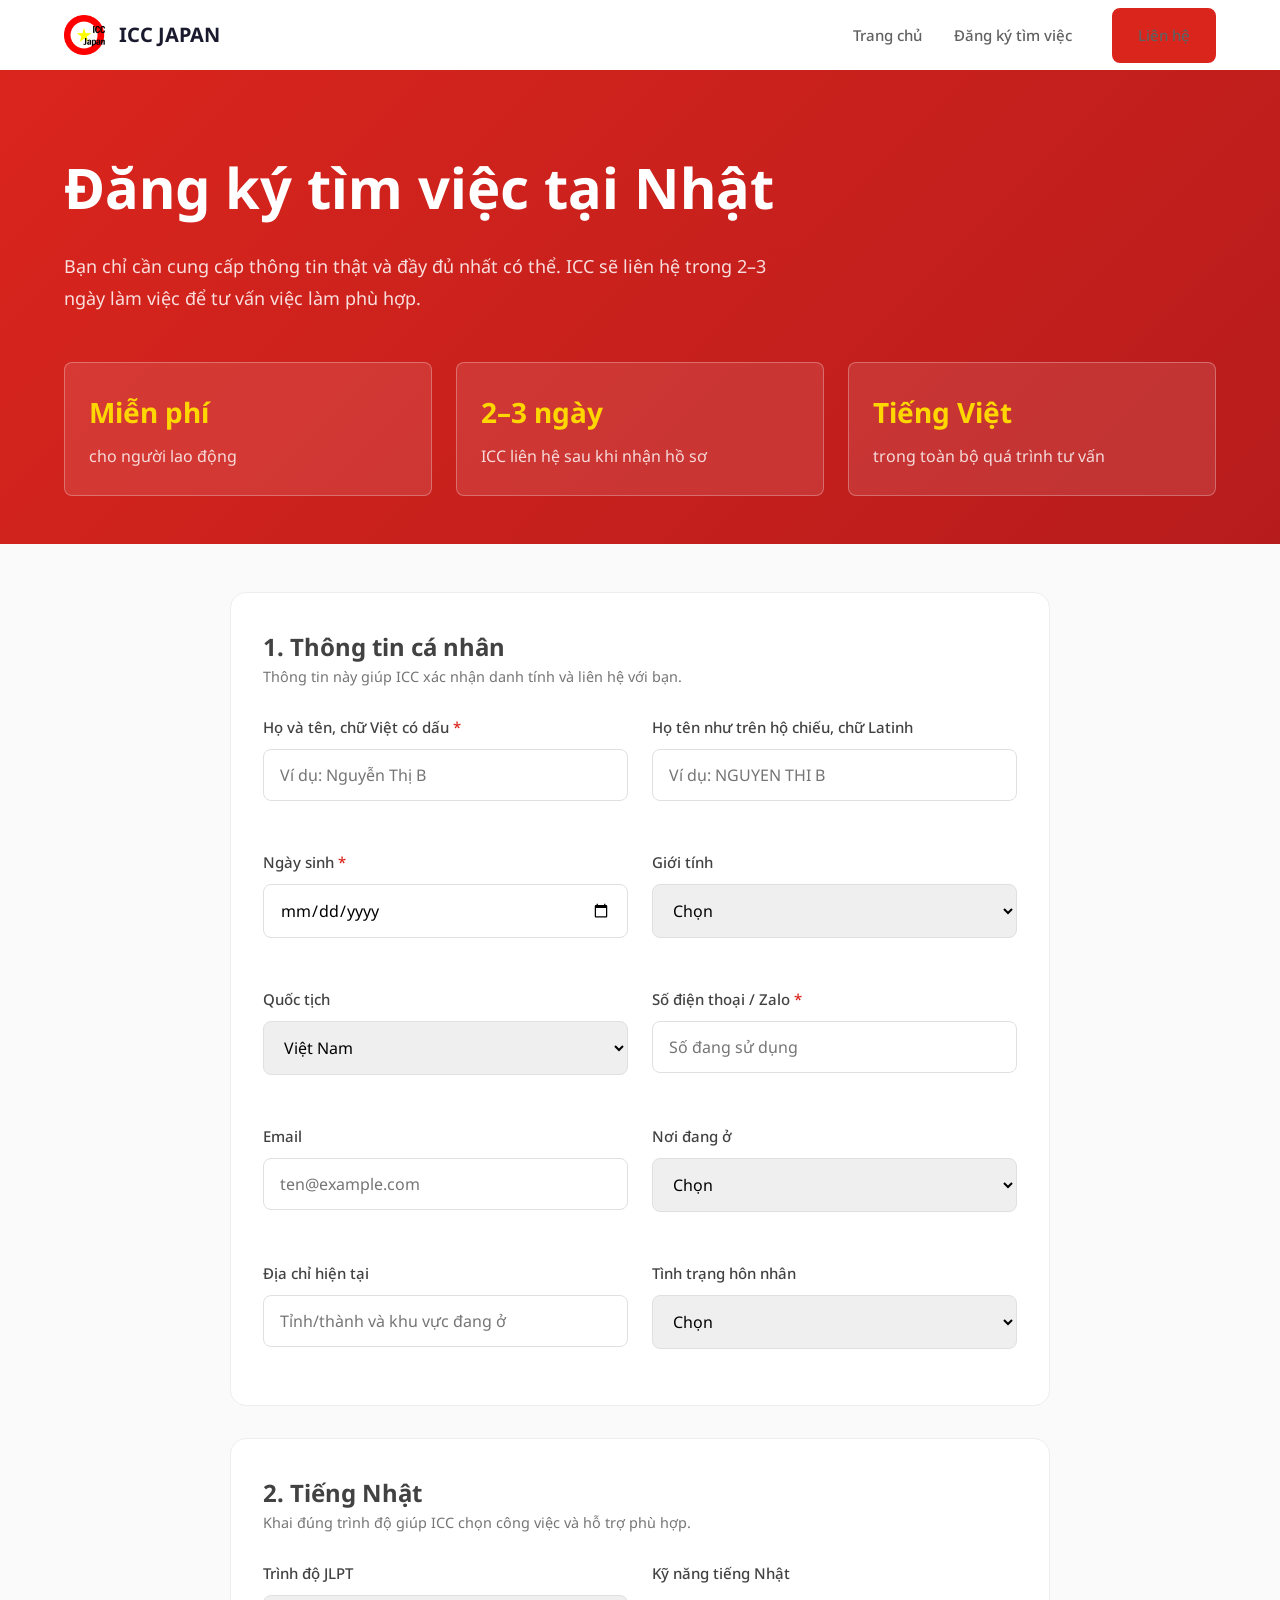
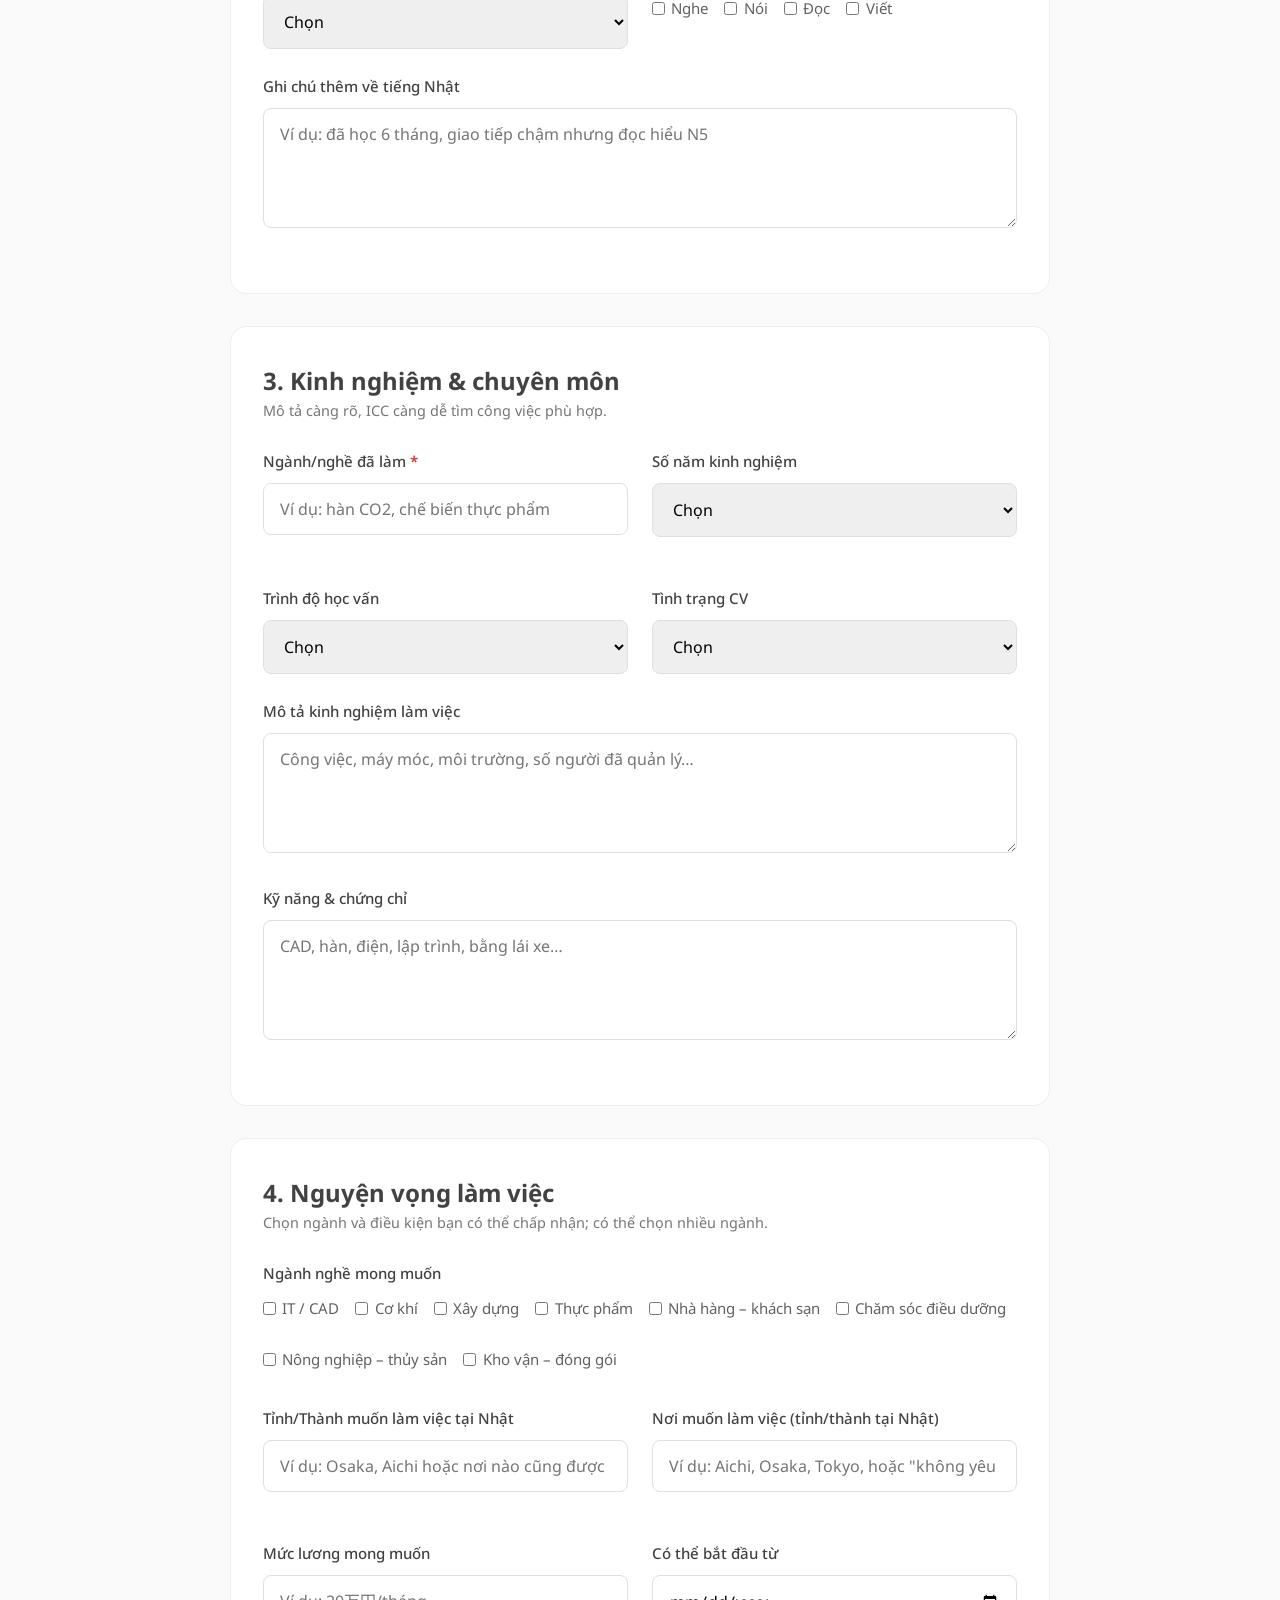
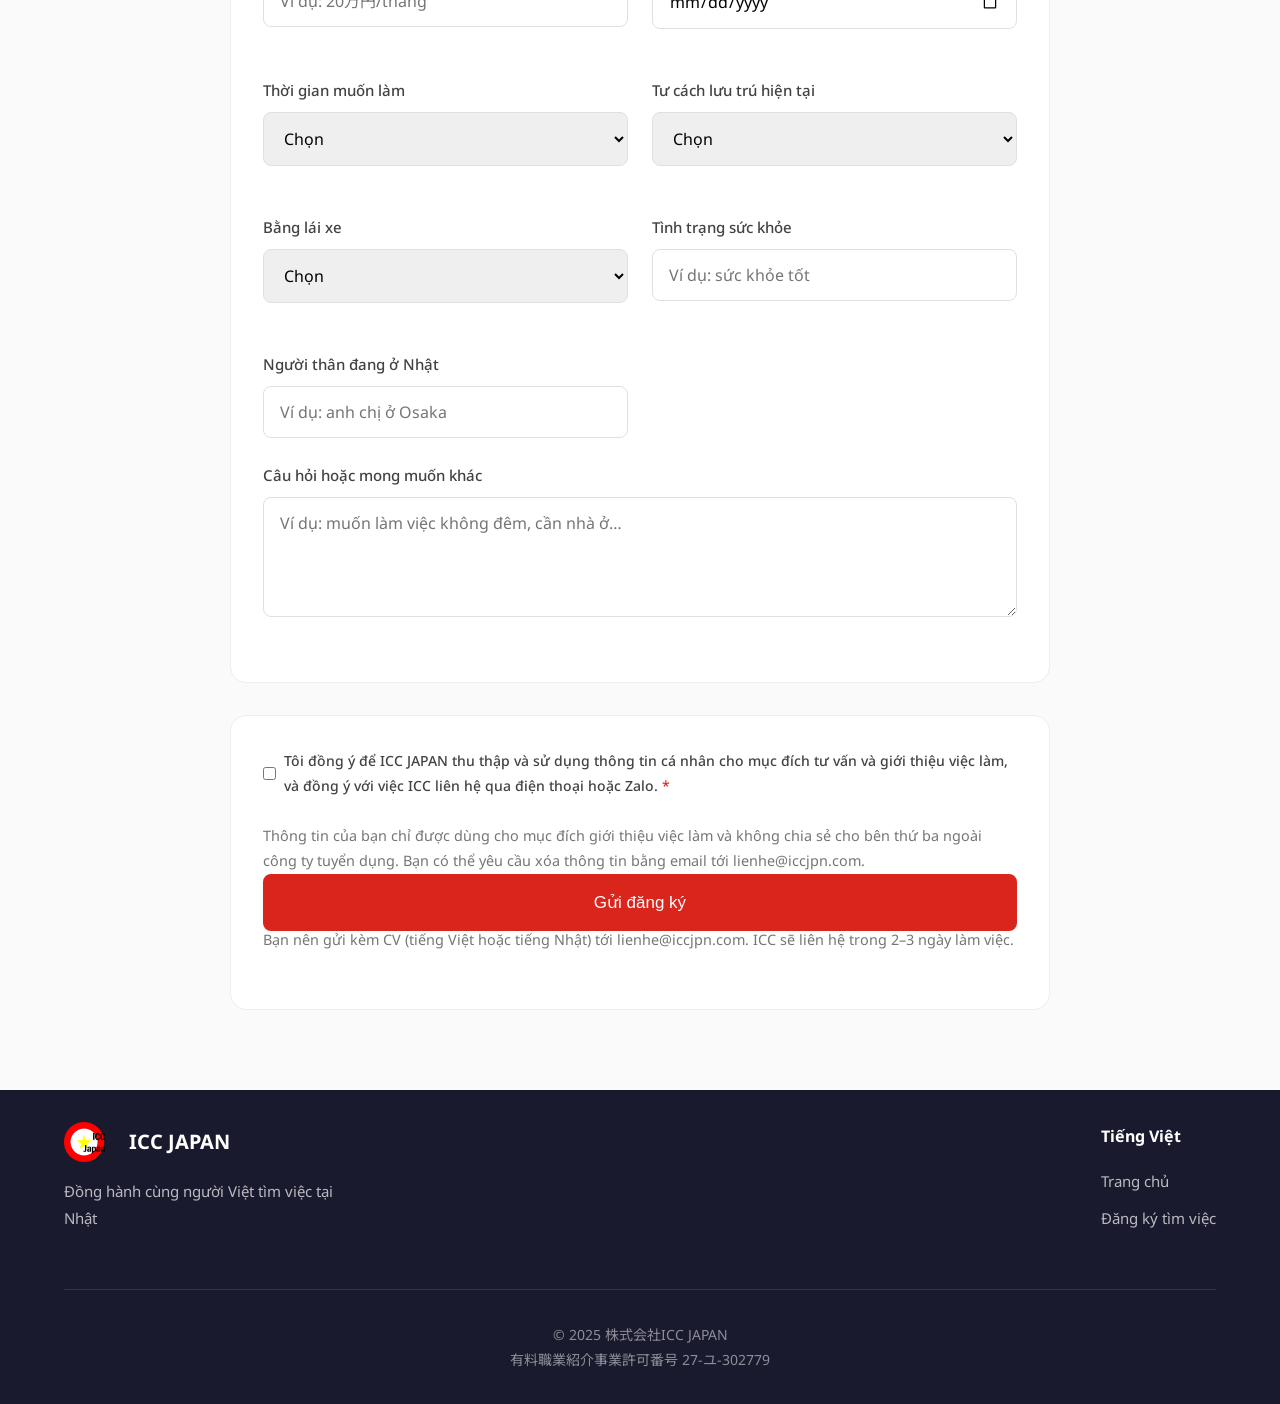
<file: vi/dang-ky.html>
<!DOCTYPE html>
<html lang="vi">
<head>
  <meta charset="UTF-8">
  <meta name="viewport" content="width=device-width, initial-scale=1.0">
  <meta name="robots" content="noindex, nofollow, noarchive">
  <title>Đăng ký tìm việc tại Nhật | ICC JAPAN</title>
  <meta name="description" content="Đăng ký miễn phí để ICC JAPAN hỗ trợ tìm việc tại Nhật, tư vấn hồ sơ, luyện phỏng vấn và thủ tục visa bằng tiếng Việt.">
  <meta name="author" content="株式会社ICC JAPAN">
  <link rel="canonical" href="https://iccjpn.com/vi/dang-ky">
  <meta property="og:type" content="website">
  <meta property="og:url" content="https://iccjpn.com/vi/dang-ky">
  <meta property="og:title" content="Đăng ký tìm việc tại Nhật | ICC JAPAN">
  <meta property="og:description" content="Gửi thông tin cá nhân, tiếng Nhật, kinh nghiệm và nguyện vọng làm việc để nhận tư vấn miễn phí bằng tiếng Việt.">
  <meta property="og:image" content="https://iccjpn.com/images/og-image.jpg">
  <meta property="og:locale" content="vi_VN">
  <link rel="icon" type="image/svg+xml" href="/images/favicon.svg">
  <link rel="preconnect" href="https://fonts.googleapis.com">
  <link rel="preconnect" href="https://fonts.gstatic.com" crossorigin>
  <link href="https://fonts.googleapis.com/css2?family=Noto+Sans:wght@400;500;700&family=Noto+Sans+JP:wght@400;500;700&display=swap" rel="stylesheet">
  <link rel="stylesheet" href="/css/style.css?v=20261014b">
  <script async src="https://www.googletagmanager.com/gtag/js?id=G-J0CHSYTLVM"></script>
  <script>
    window.dataLayer = window.dataLayer || [];
    function gtag(){dataLayer.push(arguments);}
    gtag('js', new Date());
    gtag('config', 'G-J0CHSYTLVM');
  </script>
</head>
<body class="vi-page">
  <header class="header" id="header">
    <div class="container">
      <div class="header-inner">
        <a href="/vi/" class="logo">
          <img src="/images/logo.png" alt="ICC JAPAN" class="logo-image">
          <span class="logo-text">ICC JAPAN</span>
        </a>
        <div class="vi-header-actions">
          <button class="mobile-menu-btn" aria-label="Mở menu" id="mobileMenuBtn">
            <span></span><span></span><span></span>
          </button>
        </div>
        <nav class="nav vi-header-nav" id="nav">
          <ul class="nav-list">
            <li><a href="/vi/">Trang chủ</a></li>
            <li><a href="/vi/dang-ky" aria-current="page">Đăng ký tìm việc</a></li>
            <li><a href="/vi/#lien-he" class="btn btn-primary">Liên hệ</a></li>
          </ul>
        </nav>
      </div>
    </div>
  </header>

  <main>
    <section class="vi-hero">
      <div class="container">
        <h1>Đăng ký tìm việc tại Nhật</h1>
        <p>Bạn chỉ cần cung cấp thông tin thật và đầy đủ nhất có thể. ICC sẽ liên hệ trong 2–3 ngày làm việc để tư vấn việc làm phù hợp.</p>
        <div class="vi-hero-stats">
          <div class="vi-hero-stat"><strong>Miễn phí</strong><span>cho người lao động</span></div>
          <div class="vi-hero-stat"><strong>2–3 ngày</strong><span>ICC liên hệ sau khi nhận hồ sơ</span></div>
          <div class="vi-hero-stat"><strong>Tiếng Việt</strong><span>trong toàn bộ quá trình tư vấn</span></div>
        </div>
      </div>
    </section>

    <section class="vi-section">
      <div class="container">
        <!-- TODO(Toan): the Formspree form xqedlvnl delivers to thucao@iccjpn.com. To deliver the /vi forms to lienhe@iccjpn.com, change the recipient in the Formspree dashboard (or give Crow a new form ID and change the action here). -->
        <form class="contact-form vi-form" action="https://formspree.io/f/xqedlvnl" method="POST">
          <input type="hidden" name="_subject" value="【ICC JAPAN・VI】Đăng ký tìm việc">
          <input type="hidden" name="_next" value="https://iccjpn.com/vi/cam-on?type=dang-ky">
          <input type="text" name="_gotcha" style="display:none">
          <input type="hidden" name="send_to" value="lienhe@iccjpn.com">

          <section class="vi-form-section">
            <h2>1. Thông tin cá nhân</h2>
            <p class="vi-form-help">Thông tin này giúp ICC xác nhận danh tính và liên hệ với bạn.</p>
            <div class="vi-form-grid">
              <div class="form-group">
                <label for="full_name">Họ và tên, chữ Việt có dấu <span class="required">*</span></label>
                <input type="text" id="full_name" name="full_name" required placeholder="Ví dụ: Nguyễn Thị B">
              </div>
              <div class="form-group">
                <label for="full_name_romaji">Họ tên như trên hộ chiếu, chữ Latinh</label>
                <input type="text" id="full_name_romaji" name="full_name_romaji" placeholder="Ví dụ: NGUYEN THI B">
              </div>
              <div class="form-group">
                <label for="birth_date">Ngày sinh <span class="required">*</span></label>
                <input type="date" id="birth_date" name="birth_date" required>
              </div>
              <div class="form-group">
                <label for="gender">Giới tính</label>
                <select id="gender" name="gender"><option value="">Chọn</option><option>Nam</option><option>Nữ</option><option>Khác</option></select>
              </div>
              <div class="form-group">
                <label for="nationality">Quốc tịch</label>
                <select id="nationality" name="nationality"><option selected>Việt Nam</option></select>
              </div>
              <div class="form-group">
                <label for="phone">Số điện thoại / Zalo <span class="required">*</span></label>
                <input type="tel" id="phone" name="phone" required placeholder="Số đang sử dụng">
              </div>
              <div class="form-group">
                <label for="email">Email</label>
                <input type="email" id="email" name="email" placeholder="ten@example.com">
              </div>
              <div class="form-group">
                <label for="current_country">Nơi đang ở</label>
                <select id="current_country" name="current_country"><option value="">Chọn</option><option>Đang ở Việt Nam</option><option>Đang ở Nhật Bản</option><option>Khác</option></select>
              </div>
              <div class="form-group">
                <label for="current_address">Địa chỉ hiện tại</label>
                <input type="text" id="current_address" name="current_address" placeholder="Tỉnh/thành và khu vực đang ở">
              </div>
              <div class="form-group">
                <label for="marital_status">Tình trạng hôn nhân</label>
                <select id="marital_status" name="marital_status"><option value="">Chọn</option><option>Độc thân</option><option>Đã kết hôn</option><option>Khác</option></select>
              </div>
            </div>
          </section>

          <section class="vi-form-section">
            <h2>2. Tiếng Nhật</h2>
            <p class="vi-form-help">Khai đúng trình độ giúp ICC chọn công việc và hỗ trợ phù hợp.</p>
            <div class="vi-form-grid">
              <div class="form-group">
                <label for="jlpt_level">Trình độ JLPT</label>
                <select id="jlpt_level" name="jlpt_level"><option value="">Chọn</option><option>Chưa học</option><option>N5</option><option>N4</option><option>N3</option><option>N2</option><option>N1</option><option>Chứng chỉ khác</option></select>
              </div>
              <div class="form-group">
                <label>Kỹ năng tiếng Nhật</label>
                <div class="vi-checkbox-group">
                  <label><input type="checkbox" name="japanese_skill" value="Nghe">Nghe</label>
                  <label><input type="checkbox" name="japanese_skill" value="Nói">Nói</label>
                  <label><input type="checkbox" name="japanese_skill" value="Đọc">Đọc</label>
                  <label><input type="checkbox" name="japanese_skill" value="Viết">Viết</label>
                </div>
              </div>
            </div>
            <div class="form-group">
              <label for="japanese_note">Ghi chú thêm về tiếng Nhật</label>
              <textarea id="japanese_note" name="japanese_note" rows="3" placeholder="Ví dụ: đã học 6 tháng, giao tiếp chậm nhưng đọc hiểu N5"></textarea>
            </div>
          </section>

          <section class="vi-form-section">
            <h2>3. Kinh nghiệm &amp; chuyên môn</h2>
            <p class="vi-form-help">Mô tả càng rõ, ICC càng dễ tìm công việc phù hợp.</p>
            <div class="vi-form-grid">
              <div class="form-group">
                <label for="job_experience_field">Ngành/nghề đã làm <span class="required">*</span></label>
                <input type="text" id="job_experience_field" name="job_experience_field" required placeholder="Ví dụ: hàn CO2, chế biến thực phẩm">
              </div>
              <div class="form-group">
                <label for="years_experience">Số năm kinh nghiệm</label>
                <select id="years_experience" name="years_experience"><option value="">Chọn</option><option>Chưa có kinh nghiệm</option><option>Dưới 1 năm</option><option>1–3 năm</option><option>3–5 năm</option><option>Trên 5 năm</option></select>
              </div>
              <div class="form-group">
                <label for="education">Trình độ học vấn</label>
                <select id="education" name="education"><option value="">Chọn</option><option>THCS</option><option>THPT</option><option>Trung cấp</option><option>Cao đẳng</option><option>Đại học</option><option>Sau đại học</option></select>
              </div>
              <div class="form-group">
                <label for="has_cv">Tình trạng CV</label>
                <select id="has_cv" name="has_cv"><option value="">Chọn</option><option>Đã có CV tiếng Nhật</option><option>Đã có CV tiếng Việt</option><option>Chưa có CV — ICC sẽ hỗ trợ tạo CV</option></select>
              </div>
            </div>
            <div class="form-group">
              <label for="experience_detail">Mô tả kinh nghiệm làm việc</label>
              <textarea id="experience_detail" name="experience_detail" rows="4" placeholder="Công việc, máy móc, môi trường, số người đã quản lý…"></textarea>
            </div>
            <div class="form-group">
              <label for="skills_certificates">Kỹ năng &amp; chứng chỉ</label>
              <textarea id="skills_certificates" name="skills_certificates" rows="3" placeholder="CAD, hàn, điện, lập trình, bằng lái xe…"></textarea>
            </div>
          </section>

          <section class="vi-form-section">
            <h2>4. Nguyện vọng làm việc</h2>
            <p class="vi-form-help">Chọn ngành và điều kiện bạn có thể chấp nhận; có thể chọn nhiều ngành.</p>
            <div class="form-group">
              <label>Ngành nghề mong muốn</label>
              <div class="vi-checkbox-group">
                <label><input type="checkbox" name="desired_jobs" value="IT / CAD (エンジニア)">IT / CAD</label>
                <label><input type="checkbox" name="desired_jobs" value="Cơ khí – hàn – gia công">Cơ khí</label>
                <label><input type="checkbox" name="desired_jobs" value="Xây dựng">Xây dựng</label>
                <label><input type="checkbox" name="desired_jobs" value="Thực phẩm – chế biến">Thực phẩm</label>
                <label><input type="checkbox" name="desired_jobs" value="Nhà hàng – khách sạn – bán lẻ">Nhà hàng – khách sạn</label>
                <label><input type="checkbox" name="desired_jobs" value="Chăm sóc điều dưỡng (介護)">Chăm sóc điều dưỡng</label>
                <label><input type="checkbox" name="desired_jobs" value="Nông nghiệp – thủy sản">Nông nghiệp – thủy sản</label>
                <label><input type="checkbox" name="desired_jobs" value="Kho vận – đóng gói">Kho vận – đóng gói</label>
              </div>
            </div>
            <div class="vi-form-grid">
              <div class="form-group">
                <label for="desired_prefecture">Tỉnh/Thành muốn làm việc tại Nhật</label>
                <input type="text" id="desired_prefecture" name="desired_prefecture" placeholder="Ví dụ: Osaka, Aichi hoặc nơi nào cũng được">
              </div>
              <div class="form-group">
                <label for="desired_location">Nơi muốn làm việc (tỉnh/thành tại Nhật)</label>
                <input type="text" id="desired_location" name="desired_location" placeholder="Ví dụ: Aichi, Osaka, Tokyo, hoặc &quot;không yêu cầu&quot;">
              </div>
              <div class="form-group">
                <label for="desired_salary">Mức lương mong muốn</label>
                <input type="text" id="desired_salary" name="desired_salary" placeholder="Ví dụ: 20万円/tháng">
              </div>
              <div class="form-group">
                <label for="available_from">Có thể bắt đầu từ</label>
                <input type="date" id="available_from" name="available_from">
              </div>
              <div class="form-group">
                <label for="work_duration">Thời gian muốn làm</label>
                <select id="work_duration" name="work_duration"><option value="">Chọn</option><option>Dưới 1 năm</option><option>1–3 năm</option><option>3–5 năm</option><option>Trên 5 năm</option><option>Lâu dài</option></select>
              </div>
              <div class="form-group">
                <label for="current_visa">Tư cách lưu trú hiện tại</label>
                <select id="current_visa" name="current_visa"><option value="">Chọn</option><option>Không áp dụng</option><option>Kỹ năng đặc định (特定技能)</option><option>Thực tập sinh (技能実習)</option><option>Vĩnh trú</option><option>Vợ chồng</option><option>Du học</option><option>Khác</option></select>
              </div>
              <div class="form-group">
                <label for="has_driver_license">Bằng lái xe</label>
                <select id="has_driver_license" name="has_driver_license"><option value="">Chọn</option><option>Không</option><option>Có — xe máy</option><option>Có — ô tô</option></select>
              </div>
              <div class="form-group">
                <label for="health_status">Tình trạng sức khỏe</label>
                <input type="text" id="health_status" name="health_status" placeholder="Ví dụ: sức khỏe tốt">
              </div>
              <div class="form-group">
                <label for="relatives_in_japan">Người thân đang ở Nhật</label>
                <input type="text" id="relatives_in_japan" name="relatives_in_japan" placeholder="Ví dụ: anh chị ở Osaka">
              </div>
            </div>
            <div class="form-group">
              <label for="message">Câu hỏi hoặc mong muốn khác</label>
              <textarea id="message" name="message" rows="4" placeholder="Ví dụ: muốn làm việc không đêm, cần nhà ở…"></textarea>
            </div>
          </section>

          <section class="vi-form-section">
            <div class="form-group form-checkbox">
              <input type="checkbox" id="consent" name="consent" required>
              <label for="consent">Tôi đồng ý để ICC JAPAN thu thập và sử dụng thông tin cá nhân cho mục đích tư vấn và giới thiệu việc làm, và đồng ý với việc ICC liên hệ qua điện thoại hoặc Zalo. <span class="required">*</span></label>
            </div>
            <p class="vi-privacy-note">Thông tin của bạn chỉ được dùng cho mục đích giới thiệu việc làm và không chia sẻ cho bên thứ ba ngoài công ty tuyển dụng. Bạn có thể yêu cầu xóa thông tin bằng email tới lienhe@iccjpn.com.</p>
            <button type="submit" class="btn btn-primary btn-lg btn-block">Gửi đăng ký</button>
            <p class="vi-form-help">Bạn nên gửi kèm CV (tiếng Việt hoặc tiếng Nhật) tới lienhe@iccjpn.com. ICC sẽ liên hệ trong 2–3 ngày làm việc.</p>
          </section>
        </form>
      </div>
    </section>
  </main>

  <footer class="footer vi-footer">
    <div class="container">
      <div class="footer-content">
        <div class="footer-brand">
          <div class="footer-logo"><img src="/images/logo.png" alt="ICC JAPAN" class="logo-image"><span class="logo-text">ICC JAPAN</span></div>
          <p class="footer-tagline">Đồng hành cùng người Việt tìm việc tại Nhật</p>
        </div>
        <div class="footer-links">
          <div class="footer-column">
            <h4>Tiếng Việt</h4>
            <ul><li><a href="/vi/">Trang chủ</a></li><li><a href="/vi/dang-ky">Đăng ký tìm việc</a></li></ul>
          </div>
        </div>
      </div>
      <div class="footer-bottom"><p>© 2025 株式会社ICC JAPAN</p><p>有料職業紹介事業許可番号 27-ユ-302779</p></div>
    </div>
  </footer>
  <a href="#" class="back-to-top" id="backToTop" aria-label="Lên đầu trang">↑</a>
  <script src="/js/main.js?v=20261014b" defer></script>
</body>
</html>
</file>
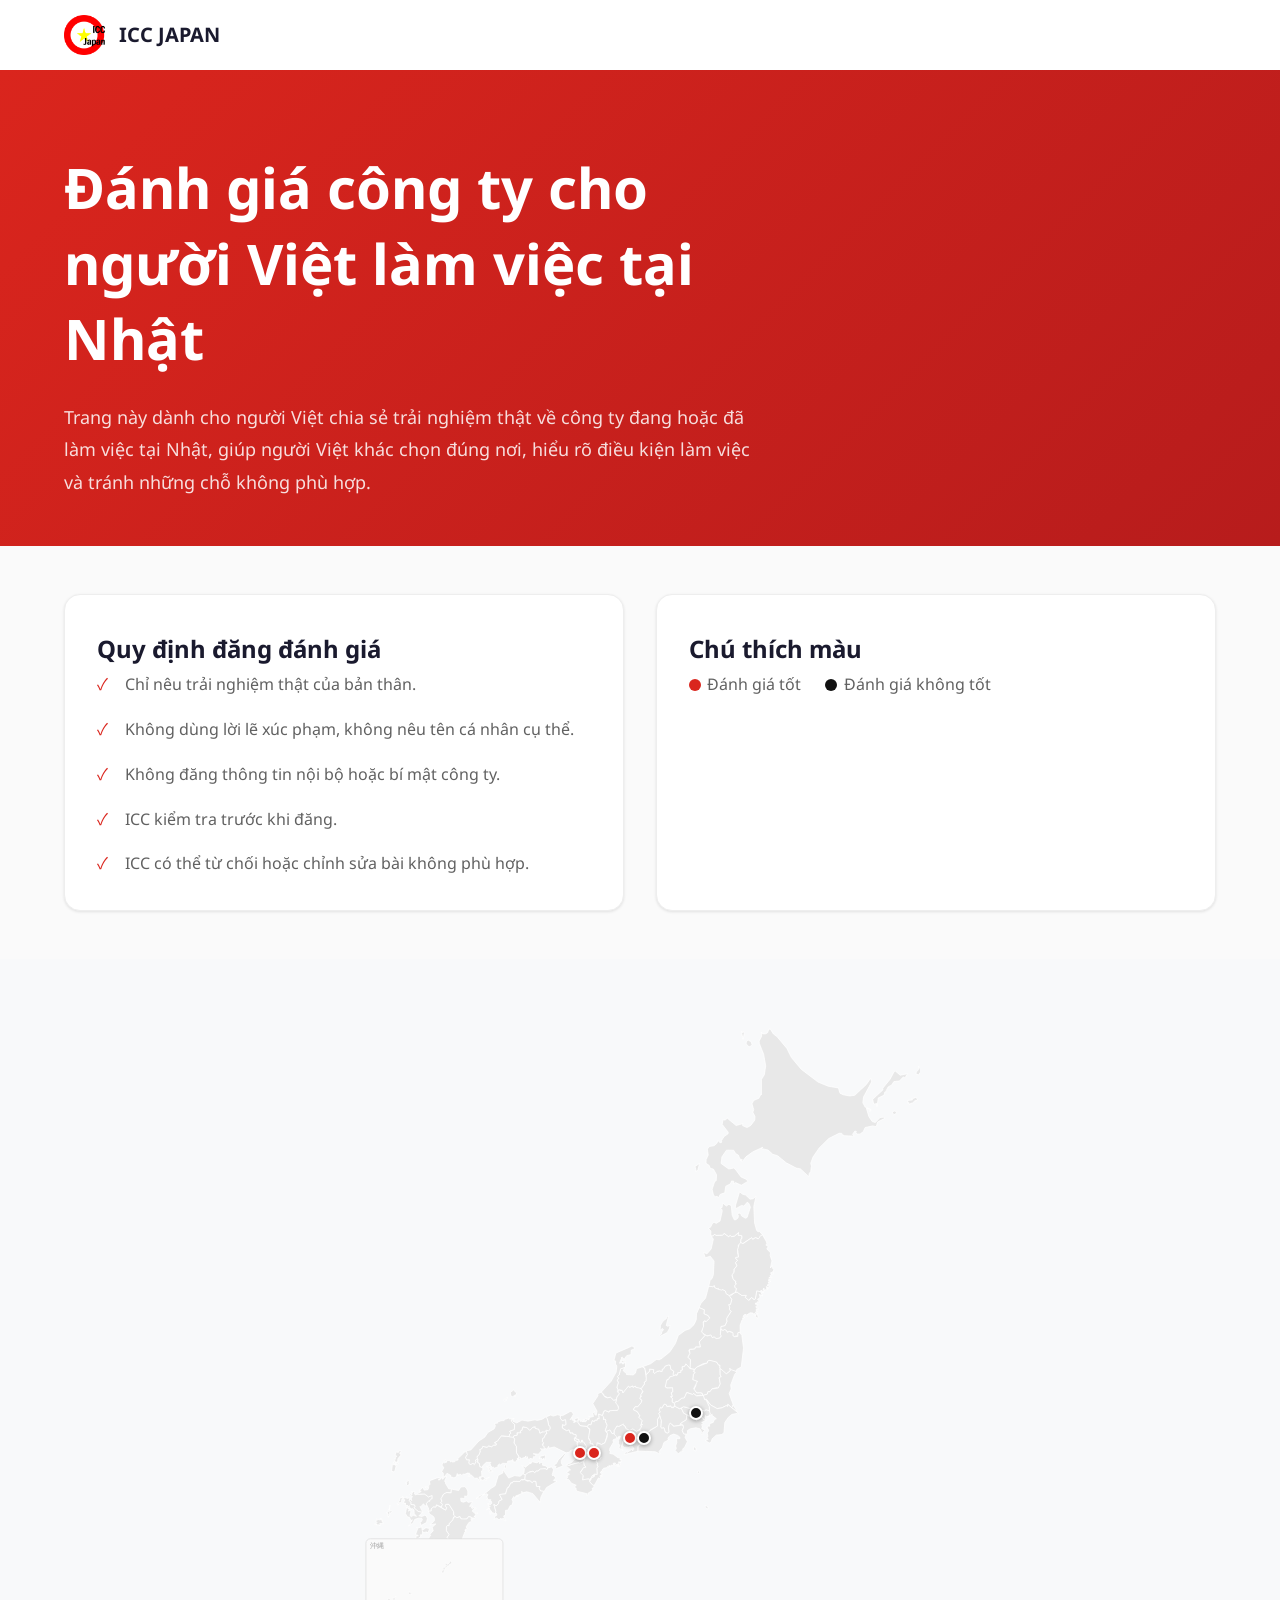
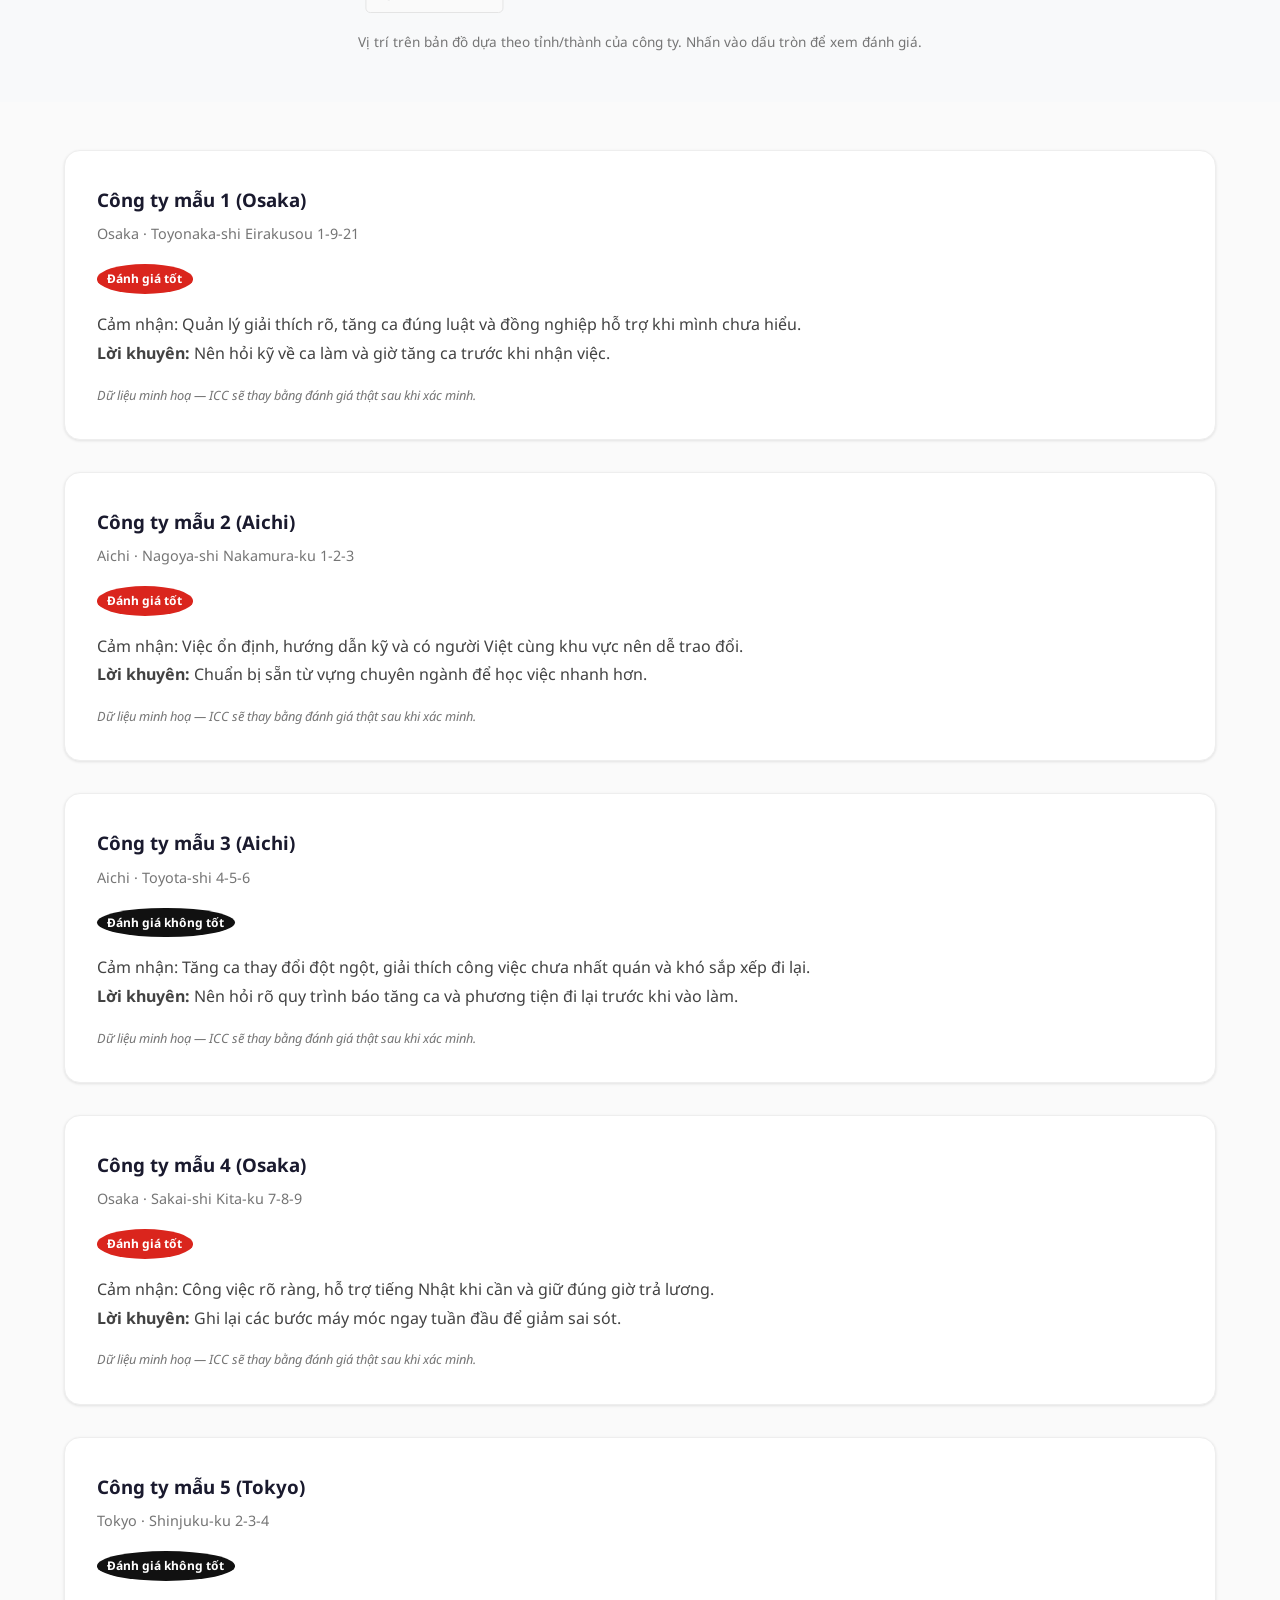
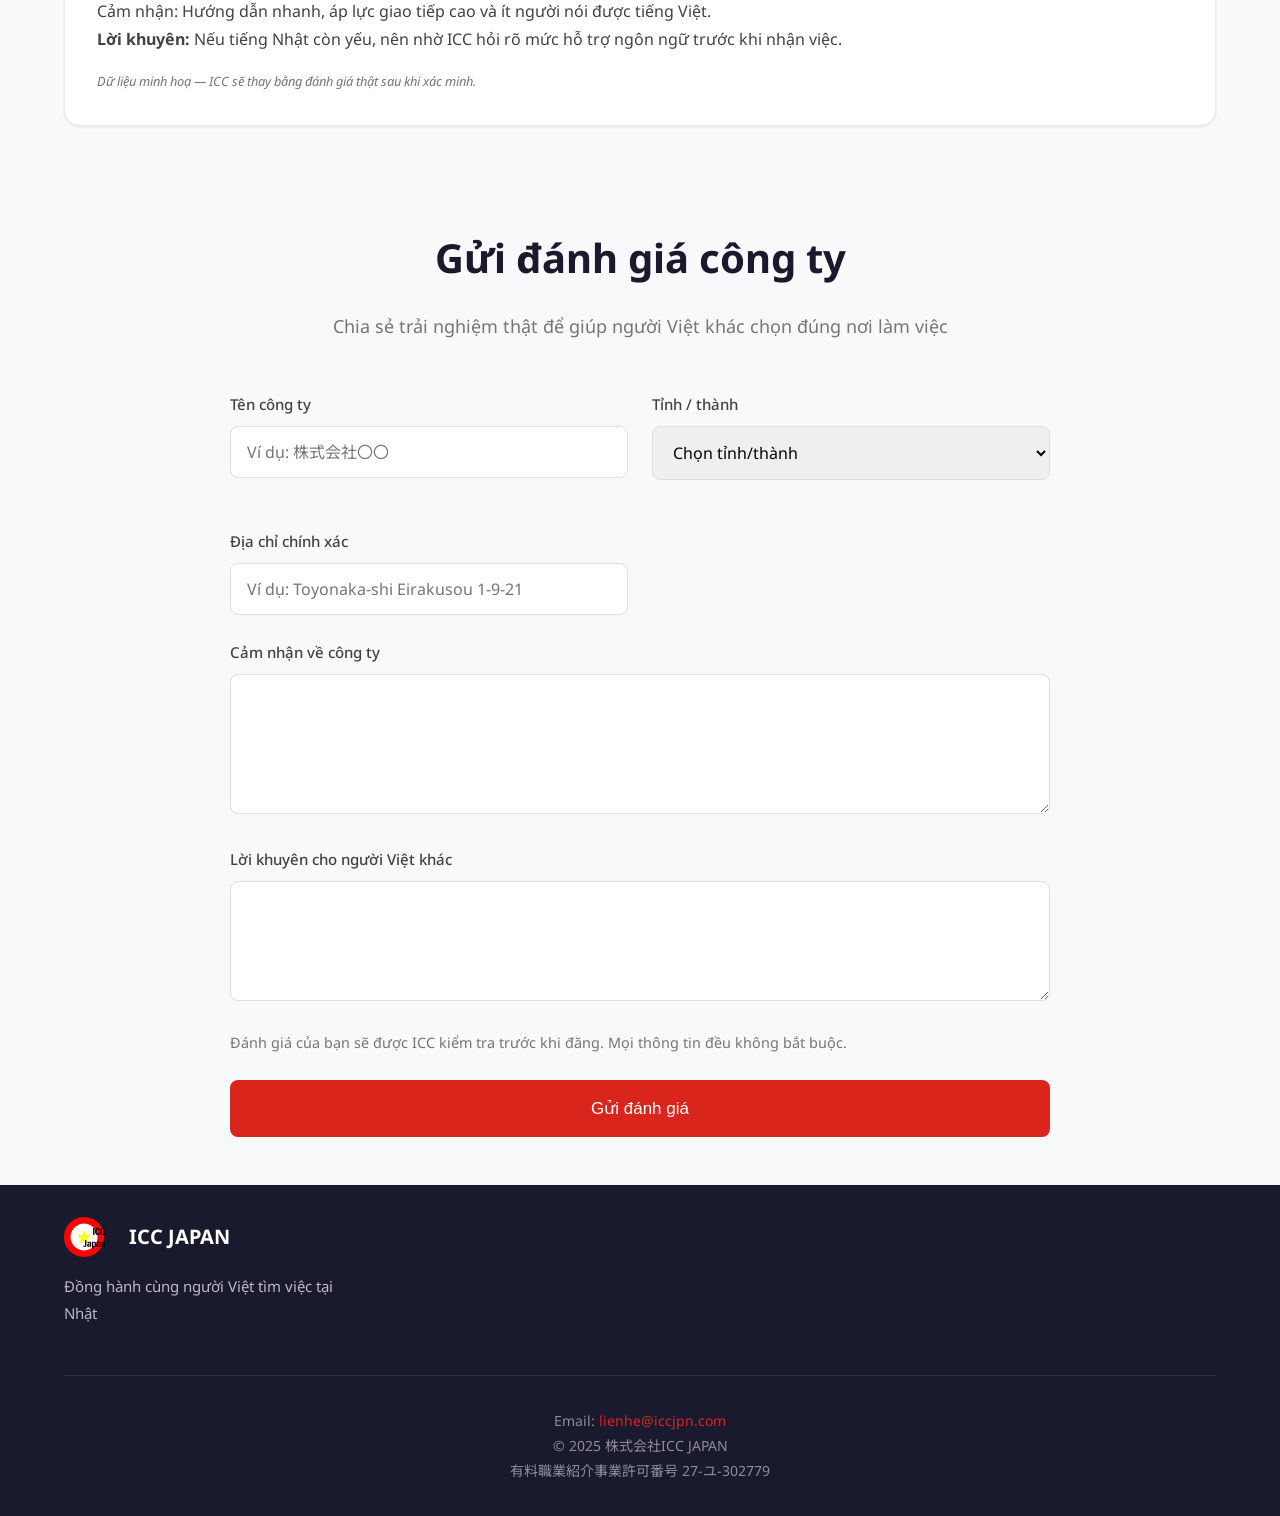
<file: vi/danh-gia.html>
<!DOCTYPE html>
<html lang="vi">
<head>
  <meta charset="UTF-8">
  <meta name="viewport" content="width=device-width, initial-scale=1.0">
  <meta name="robots" content="noindex, nofollow, noarchive">
  <title>Đánh giá công ty tại Nhật cho người Việt | ICC JAPAN</title>
  <meta name="description" content="Người Việt chia sẻ trải nghiệm thật về công ty đang hoặc đã làm việc tại Nhật: lương, quản lý, tăng ca, hỗ trợ và điều kiện sinh hoạt.">
  <meta name="author" content="株式会社ICC JAPAN">
  <link rel="canonical" href="https://iccjpn.com/vi/danh-gia">
  <meta property="og:type" content="website">
  <meta property="og:url" content="https://iccjpn.com/vi/danh-gia">
  <meta property="og:title" content="Đánh giá công ty tại Nhật cho người Việt | ICC JAPAN">
  <meta property="og:description" content="Xem thông tin công ty và trải nghiệm thật từ người Việt để chọn đúng nơi làm việc tại Nhật.">
  <meta property="og:image" content="https://iccjpn.com/images/og-image.jpg">
  <meta property="og:locale" content="vi_VN">
  <link rel="icon" type="image/svg+xml" href="/images/favicon.svg">
  <link rel="preconnect" href="https://fonts.googleapis.com">
  <link rel="preconnect" href="https://fonts.gstatic.com" crossorigin>
  <link href="https://fonts.googleapis.com/css2?family=Noto+Sans:wght@400;500;700&family=Noto+Sans+JP:wght@400;500;700&display=swap" rel="stylesheet">
  <link rel="stylesheet" href="/css/style.css?v=20261014b">
  <script async src="https://www.googletagmanager.com/gtag/js?id=G-J0CHSYTLVM"></script>
  <script>
    window.dataLayer = window.dataLayer || [];
    function gtag(){dataLayer.push(arguments);}
    gtag('js', new Date());
    gtag('config', 'G-J0CHSYTLVM');
  </script>
</head>
<body class="vi-page">
  <header class="header" id="header">
    <div class="container">
      <div class="header-inner">
        <div class="logo">
          <img src="/images/logo.png" alt="ICC JAPAN" class="logo-image">
          <span class="logo-text">ICC JAPAN</span>
        </div>
      </div>
    </div>
  </header>

  <main>
    <section class="vi-hero">
      <div class="container">
        <h1>Đánh giá công ty cho người Việt làm việc tại Nhật</h1>
        <p>Trang này dành cho người Việt chia sẻ trải nghiệm thật về công ty đang hoặc đã làm việc tại Nhật, giúp người Việt khác chọn đúng nơi, hiểu rõ điều kiện làm việc và tránh những chỗ không phù hợp.</p>
      </div>
    </section>

    <section class="vi-section">
      <div class="container">
        <div class="vi-grid-2">
          <article class="vi-card">
            <h2>Quy định đăng đánh giá</h2>
            <ul class="vi-rules-list">
              <li>Chỉ nêu trải nghiệm thật của bản thân.</li>
              <li>Không dùng lời lẽ xúc phạm, không nêu tên cá nhân cụ thể.</li>
              <li>Không đăng thông tin nội bộ hoặc bí mật công ty.</li>
              <li>ICC kiểm tra trước khi đăng.</li>
              <li>ICC có thể từ chối hoặc chỉnh sửa bài không phù hợp.</li>
            </ul>
          </article>
          <article class="vi-card">
            <h2>Chú thích màu</h2>
            <div class="vi-legend">
              <div class="vi-legend-item"><span class="vi-legend-dot vi-legend-dot--good"></span>Đánh giá tốt</div>
              <div class="vi-legend-item"><span class="vi-legend-dot vi-legend-dot--bad"></span>Đánh giá không tốt</div>
            </div>
          </article>
        </div>
      </div>
    </section>

    <section class="vi-section vi-section-alt">
      <div class="container">
        <div class="vi-map-wrap">
          <img class="vi-map-img" src="japan-map.svg" alt="Bản đồ Nhật Bản (rút gọn)" width="760" height="823" loading="lazy">
          <div class="vi-map-markers" id="viMapMarkers" aria-hidden="true"></div>
          <div class="vi-map-popup" id="viMapPopup">
            <h3 id="viPopupCompany"></h3>
            <p id="viPopupAddress"></p>
            <p id="viPopupComment"></p>
            <p id="viPopupAdvice"></p>
          </div>
        </div>
        <p class="vi-map-note">Vị trí trên bản đồ dựa theo tỉnh/thành của công ty. Nhấn vào dấu tròn để xem đánh giá.</p>
      </div>
    </section>

    <section class="vi-section">
      <div class="container">
        <div class="vi-companies">
          <article class="vi-company" data-company-entry data-company="Công ty mẫu 1 (Osaka)" data-prefecture="Osaka" data-address="Toyonaka-shi Eirakusou 1-9-21" data-sentiment="good" data-comment="Quản lý giải thích rõ, tăng ca đúng luật và đồng nghiệp hỗ trợ khi mình chưa hiểu." data-advice="Nên hỏi kỹ về ca làm và giờ tăng ca trước khi nhận việc.">
            <h3>Công ty mẫu 1 (Osaka)</h3>
            <p class="vi-company-location">Osaka · Toyonaka-shi Eirakusou 1-9-21</p>
            <span class="vi-company-badge vi-company-badge--good">Đánh giá tốt</span>
            <p>Cảm nhận: Quản lý giải thích rõ, tăng ca đúng luật và đồng nghiệp hỗ trợ khi mình chưa hiểu.</p>
            <p><strong>Lời khuyên:</strong> Nên hỏi kỹ về ca làm và giờ tăng ca trước khi nhận việc.</p>
            <p class="vi-company-note">Dữ liệu minh hoạ — ICC sẽ thay bằng đánh giá thật sau khi xác minh.</p>
          </article>
          <article class="vi-company" data-company-entry data-company="Công ty mẫu 2 (Aichi)" data-prefecture="Aichi" data-address="Nagoya-shi Nakamura-ku 1-2-3" data-sentiment="good" data-comment="Việc ổn định, hướng dẫn kỹ và có người Việt cùng khu vực nên dễ trao đổi." data-advice="Chuẩn bị sẵn từ vựng chuyên ngành để học việc nhanh hơn.">
            <h3>Công ty mẫu 2 (Aichi)</h3>
            <p class="vi-company-location">Aichi · Nagoya-shi Nakamura-ku 1-2-3</p>
            <span class="vi-company-badge vi-company-badge--good">Đánh giá tốt</span>
            <p>Cảm nhận: Việc ổn định, hướng dẫn kỹ và có người Việt cùng khu vực nên dễ trao đổi.</p>
            <p><strong>Lời khuyên:</strong> Chuẩn bị sẵn từ vựng chuyên ngành để học việc nhanh hơn.</p>
            <p class="vi-company-note">Dữ liệu minh hoạ — ICC sẽ thay bằng đánh giá thật sau khi xác minh.</p>
          </article>
          <article class="vi-company" data-company-entry data-company="Công ty mẫu 3 (Aichi)" data-prefecture="Aichi" data-address="Toyota-shi 4-5-6" data-sentiment="bad" data-comment="Tăng ca thay đổi đột ngột, giải thích công việc chưa nhất quán và khó sắp xếp đi lại." data-advice="Nên hỏi rõ quy trình báo tăng ca và phương tiện đi lại trước khi vào làm.">
            <h3>Công ty mẫu 3 (Aichi)</h3>
            <p class="vi-company-location">Aichi · Toyota-shi 4-5-6</p>
            <span class="vi-company-badge vi-company-badge--bad">Đánh giá không tốt</span>
            <p>Cảm nhận: Tăng ca thay đổi đột ngột, giải thích công việc chưa nhất quán và khó sắp xếp đi lại.</p>
            <p><strong>Lời khuyên:</strong> Nên hỏi rõ quy trình báo tăng ca và phương tiện đi lại trước khi vào làm.</p>
            <p class="vi-company-note">Dữ liệu minh hoạ — ICC sẽ thay bằng đánh giá thật sau khi xác minh.</p>
          </article>
          <article class="vi-company" data-company-entry data-company="Công ty mẫu 4 (Osaka)" data-prefecture="Osaka" data-address="Sakai-shi Kita-ku 7-8-9" data-sentiment="good" data-comment="Công việc rõ ràng, hỗ trợ tiếng Nhật khi cần và giữ đúng giờ trả lương." data-advice="Ghi lại các bước máy móc ngay tuần đầu để giảm sai sót.">
            <h3>Công ty mẫu 4 (Osaka)</h3>
            <p class="vi-company-location">Osaka · Sakai-shi Kita-ku 7-8-9</p>
            <span class="vi-company-badge vi-company-badge--good">Đánh giá tốt</span>
            <p>Cảm nhận: Công việc rõ ràng, hỗ trợ tiếng Nhật khi cần và giữ đúng giờ trả lương.</p>
            <p><strong>Lời khuyên:</strong> Ghi lại các bước máy móc ngay tuần đầu để giảm sai sót.</p>
            <p class="vi-company-note">Dữ liệu minh hoạ — ICC sẽ thay bằng đánh giá thật sau khi xác minh.</p>
          </article>
          <article class="vi-company" data-company-entry data-company="Công ty mẫu 5 (Tokyo)" data-prefecture="Tokyo" data-address="Shinjuku-ku 2-3-4" data-sentiment="bad" data-comment="Hướng dẫn nhanh, áp lực giao tiếp cao và ít người nói được tiếng Việt." data-advice="Nếu tiếng Nhật còn yếu, nên nhờ ICC hỏi rõ mức hỗ trợ ngôn ngữ trước khi nhận việc.">
            <h3>Công ty mẫu 5 (Tokyo)</h3>
            <p class="vi-company-location">Tokyo · Shinjuku-ku 2-3-4</p>
            <span class="vi-company-badge vi-company-badge--bad">Đánh giá không tốt</span>
            <p>Cảm nhận: Hướng dẫn nhanh, áp lực giao tiếp cao và ít người nói được tiếng Việt.</p>
            <p><strong>Lời khuyên:</strong> Nếu tiếng Nhật còn yếu, nên nhờ ICC hỏi rõ mức hỗ trợ ngôn ngữ trước khi nhận việc.</p>
            <p class="vi-company-note">Dữ liệu minh hoạ — ICC sẽ thay bằng đánh giá thật sau khi xác minh.</p>
          </article>
        </div>
      </div>
    </section>

    <section class="vi-section vi-section-alt">
      <div class="container">
        <div class="section-header">
          <h2 class="section-title">Gửi đánh giá công ty</h2>
          <p class="section-subtitle">Chia sẻ trải nghiệm thật để giúp người Việt khác chọn đúng nơi làm việc</p>
        </div>
        <!-- TODO(Toan): the Formspree form xqedlvnl delivers to thucao@iccjpn.com. To deliver the /vi forms to lienhe@iccjpn.com, change the recipient in the Formspree dashboard (or give Crow a new form ID and change the action here). -->
        <form class="contact-form vi-form" action="https://formspree.io/f/xqedlvnl" method="POST">
          <input type="hidden" name="_subject" value="【ICC JAPAN・VI】Đánh giá công ty">
          <input type="hidden" name="_next" value="https://iccjpn.com/vi/cam-on?type=danh-gia">
          <input type="text" name="_gotcha" style="display:none">
          <input type="hidden" name="send_to" value="lienhe@iccjpn.com">
          <div class="vi-form-grid">
            <div class="form-group">
              <label for="company_name">Tên công ty</label>
              <input type="text" id="company_name" name="company_name" placeholder="Ví dụ: 株式会社〇〇">
            </div>
            <div class="form-group">
              <label for="prefecture">Tỉnh / thành</label>
              <select id="prefecture" name="prefecture">
                <option value="">Chọn tỉnh/thành</option>
                <option value="Hokkaido">Hokkaido（北海道）</option>
                <option value="Aomori">Aomori（青森県）</option>
                <option value="Akita">Akita（秋田県）</option>
                <option value="Iwate">Iwate（岩手県）</option>
                <option value="Yamagata">Yamagata（山形県）</option>
                <option value="Miyagi">Miyagi（宮城県）</option>
                <option value="Niigata">Niigata（新潟県）</option>
                <option value="Fukushima">Fukushima（福島県）</option>
                <option value="Ishikawa">Ishikawa（石川県）</option>
                <option value="Tochigi">Tochigi（栃木県）</option>
                <option value="Toyama">Toyama（富山県）</option>
                <option value="Gunma">Gunma（群馬県）</option>
                <option value="Ibaraki">Ibaraki（茨城県）</option>
                <option value="Nagano">Nagano（長野県）</option>
                <option value="Saitama">Saitama（埼玉県）</option>
                <option value="Fukui">Fukui（福井県）</option>
                <option value="Gifu">Gifu（岐阜県）</option>
                <option value="Tokyo">Tokyo（東京都）</option>
                <option value="Yamanashi">Yamanashi（山梨県）</option>
                <option value="Chiba">Chiba（千葉県）</option>
                <option value="Kanagawa">Kanagawa（神奈川県）</option>
                <option value="Tottori">Tottori（鳥取県）</option>
                <option value="Kyoto">Kyoto（京都府）</option>
                <option value="Shiga">Shiga（滋賀県）</option>
                <option value="Hyogo">Hyogo（兵庫県）</option>
                <option value="Aichi">Aichi（愛知県）</option>
                <option value="Shizuoka">Shizuoka（静岡県）</option>
                <option value="Shimane">Shimane（島根県）</option>
                <option value="Okayama">Okayama（岡山県）</option>
                <option value="Hiroshima">Hiroshima（広島県）</option>
                <option value="Osaka">Osaka（大阪府）</option>
                <option value="Mie">Mie（三重県）</option>
                <option value="Nara">Nara（奈良県）</option>
                <option value="Kagawa">Kagawa（香川県）</option>
                <option value="Yamaguchi">Yamaguchi（山口県）</option>
                <option value="Tokushima">Tokushima（徳島県）</option>
                <option value="Wakayama">Wakayama（和歌山県）</option>
                <option value="Ehime">Ehime（愛媛県）</option>
                <option value="Fukuoka">Fukuoka（福岡県）</option>
                <option value="Kochi">Kochi（高知県）</option>
                <option value="Saga">Saga（佐賀県）</option>
                <option value="Oita">Oita（大分県）</option>
                <option value="Nagasaki">Nagasaki（長崎県）</option>
                <option value="Kumamoto">Kumamoto（熊本県）</option>
                <option value="Miyazaki">Miyazaki（宮崎県）</option>
                <option value="Kagoshima">Kagoshima（鹿児島県）</option>
                <option value="Okinawa">Okinawa（沖縄県）</option>
              </select>
            </div>
            <div class="form-group">
              <label for="address_detail">Địa chỉ chính xác</label>
              <input type="text" id="address_detail" name="address_detail" placeholder="Ví dụ: Toyonaka-shi Eirakusou 1-9-21">
            </div>
          </div>
          <div class="form-group">
            <label for="comment">Cảm nhận về công ty</label>
            <textarea id="comment" name="comment" rows="5"></textarea>
          </div>
          <div class="form-group">
            <label for="advice">Lời khuyên cho người Việt khác</label>
            <textarea id="advice" name="advice" rows="3"></textarea>
          </div>
          <p class="vi-form-help">Đánh giá của bạn sẽ được ICC kiểm tra trước khi đăng. Mọi thông tin đều không bắt buộc.</p>
          <button type="submit" class="btn btn-primary btn-lg btn-block">Gửi đánh giá</button>
        </form>
      </div>
    </section>
  </main>

  <footer class="footer vi-footer">
    <div class="container">
      <div class="footer-content">
        <div class="footer-brand">
          <div class="footer-logo">
            <img src="/images/logo.png" alt="ICC JAPAN" class="logo-image">
            <span class="logo-text">ICC JAPAN</span>
          </div>
          <p class="footer-tagline">Đồng hành cùng người Việt tìm việc tại Nhật</p>
        </div>
      </div>
      <div class="footer-bottom">
        <p>Email: <a href="mailto:lienhe@iccjpn.com">lienhe@iccjpn.com</a></p>
        <p>© 2025 株式会社ICC JAPAN</p>
        <p>有料職業紹介事業許可番号 27-ユ-302779</p>
      </div>
    </div>
  </footer>
  <a href="#" class="back-to-top" id="backToTop" aria-label="Lên đầu trang">↑</a>
  <script src="/js/main.js?v=20261014b" defer></script>
  <script>
    (function() {
      var markerWrap = document.getElementById('viMapMarkers');
      var popup = document.getElementById('viMapPopup');
      if (!markerWrap || !popup) return;
      var VI_PREF = {Hokkaido:[582.2,149.4,"北海道"],
        Aomori:[511.9,291.1,"青森県"],
        Akita:[494.8,345.3,"秋田県"],
        Iwate:[533.2,353.5,"岩手県"],
        Yamagata:[482.6,412.9,"山形県"],
        Miyagi:[515.7,413.0,"宮城県"],
        Niigata:[436.6,462.1,"新潟県"],
        Fukushima:[487.5,467.4,"福島県"],
        Ishikawa:[348.6,498.3,"石川県"],
        Tochigi:[471.1,502.2,"栃木県"],
        Toyama:[368.5,504.9,"富山県"],
        Gunma:[437.6,511.4,"群馬県"],
        Ibaraki:[491.3,521.3,"茨城県"],
        Nagano:[399.9,529.8,"長野県"],
        Saitama:[452.2,536.8,"埼玉県"],
        Fukui:[326.7,544.2,"福井県"],
        Gifu:[360.1,547.6,"岐阜県"],
        Tokyo:[455.8,550.9,"東京都"],
        Yamanashi:[422.6,555.8,"山梨県"],
        Chiba:[486.6,560.7,"千葉県"],
        Kanagawa:[451.8,565.7,"神奈川県"],
        Tottori:[231.2,568.3,"鳥取県"],
        Kyoto:[295.2,573.6,"京都府"],
        Shiga:[323.1,575.4,"滋賀県"],
        Hyogo:[270.4,581.5,"兵庫県"],
        Aichi:[366.4,584.3,"愛知県"],
        Shizuoka:[411.3,585.2,"静岡県"],
        Shimane:[178.0,585.4,"島根県"],
        Okayama:[229.7,590.8,"岡山県"],
        Hiroshima:[188.5,604.4,"広島県"],
        Osaka:[297.9,604.5,"大阪府"],
        Mie:[332.9,609.7,"三重県"],
        Nara:[312.4,619.4,"奈良県"],
        Kagawa:[236.2,624.5,"香川県"],
        Yamaguchi:[138.8,624.7,"山口県"],
        Tokushima:[246.8,638.8,"徳島県"],
        Wakayama:[297.7,639.1,"和歌山県"],
        Ehime:[191.1,654.0,"愛媛県"],
        Fukuoka:[103.1,657.9,"福岡県"],
        Kochi:[211.8,662.7,"高知県"],
        Saga:[81.0,669.4,"佐賀県"],
        Oita:[133.8,673.5,"大分県"],
        Nagasaki:[73.3,685.7,"長崎県"],
        Kumamoto:[109.8,700.1,"熊本県"],
        Miyazaki:[128.6,721.5,"宮崎県"],
        Kagoshima:[101.7,748.0,"鹿児島県"],
        Okinawa:[117.2,759.2,"沖縄県"]};
      var entries = document.querySelectorAll('[data-company-entry]');
      var counters = {};
      entries.forEach(function(entry) {
        var prefecture = VI_PREF[entry.dataset.prefecture];
        if (!prefecture) return;
        var index = (counters[entry.dataset.prefecture] || 0) + 1;
        counters[entry.dataset.prefecture] = index;
        // Offset step = marker size (14px) so same-prefecture markers tile without overlapping.
        var marker = document.createElement('button');
        marker.type = 'button';
        marker.className = 'vi-marker ' + (entry.dataset.sentiment === 'good' ? 'vi-marker--good' : 'vi-marker--bad');
        marker.style.left = (prefecture[0] / 760 * 100) + '%';
        marker.style.top = (prefecture[1] / 823 * 100) + '%';
        marker.style.marginLeft = (-7 + (index % 3 - 1) * 14) + 'px';
        marker.style.marginTop = (-7 + Math.floor(index / 3) * 14) + 'px';
        marker.title = entry.dataset.company;
        marker.setAttribute('aria-label', entry.dataset.company + ' ' + entry.dataset.prefecture);
        marker.addEventListener('click', function(event) {
          event.stopPropagation();
          if (popup.dataset.company === entry.dataset.company && popup.classList.contains('is-open')) {
            closePopup();
            return;
          }
          document.getElementById('viPopupCompany').textContent = entry.dataset.company;
          document.getElementById('viPopupAddress').textContent = entry.dataset.prefecture + ' · ' + entry.dataset.address;
          document.getElementById('viPopupComment').textContent = 'Cảm nhận: ' + entry.dataset.comment;
          document.getElementById('viPopupAdvice').textContent = 'Lời khuyên: ' + entry.dataset.advice;
          popup.dataset.company = entry.dataset.company;
          popup.classList.add('is-open');
        });
        markerWrap.appendChild(marker);
      });
      function closePopup() {
        delete popup.dataset.company;
        popup.classList.remove('is-open');
      }
      var mapWrap = document.querySelector('.vi-map-wrap');
      if (mapWrap) {
        mapWrap.addEventListener('click', function(event) {
          if (event.target.classList && event.target.classList.contains('vi-marker')) return;
          if (popup.contains(event.target)) return;
          closePopup();
        });
      }
    })();
  </script>
</body>
</html>
</file>
<file: css/style.css>
/* ==========================================================================
   ICC JAPAN - Main Stylesheet
   ========================================================================== */

/* --------------------------------------------------------------------------
   CSS Variables / Design Tokens
   -------------------------------------------------------------------------- */
:root {
    /* Colors - Vietnam & Japan inspired */
    --color-primary: #DA251D;       /* Vietnam red */
    --color-primary-dark: #B71C1C;
    --color-primary-light: #EF5350;
    --color-secondary: #BC002D;     /* Japan red */
    --color-accent: #FFD700;        /* Gold accent */
    
    /* Neutrals */
    --color-dark: #1A1A2E;
    --color-gray-900: #212121;
    --color-gray-800: #424242;
    --color-gray-700: #616161;
    --color-gray-600: #757575;
    --color-gray-500: #9E9E9E;
    --color-gray-400: #BDBDBD;
    --color-gray-300: #E0E0E0;
    --color-gray-200: #EEEEEE;
    --color-gray-100: #F5F5F5;
    --color-white: #FFFFFF;
    
    /* Background */
    --bg-light: #FAFAFA;
    --bg-section: #F8F9FA;
    
    /* Typography */
    --font-family: 'Noto Sans JP', -apple-system, BlinkMacSystemFont, 'Segoe UI', sans-serif;
    --font-size-base: 16px;
    --line-height-base: 1.8;
    
    /* Spacing */
    --spacing-xs: 0.5rem;
    --spacing-sm: 1rem;
    --spacing-md: 1.5rem;
    --spacing-lg: 2rem;
    --spacing-xl: 3rem;
    --spacing-xxl: 5rem;
    
    /* Border Radius */
    --radius-sm: 4px;
    --radius-md: 8px;
    --radius-lg: 16px;
    --radius-full: 50%;
    
    /* Shadows */
    --shadow-sm: 0 1px 3px rgba(0, 0, 0, 0.1);
    --shadow-md: 0 4px 6px rgba(0, 0, 0, 0.1);
    --shadow-lg: 0 10px 25px rgba(0, 0, 0, 0.1);
    --shadow-xl: 0 20px 50px rgba(0, 0, 0, 0.15);
    
    /* Transitions */
    --transition-fast: 0.15s ease;
    --transition-base: 0.3s ease;
    --transition-slow: 0.5s ease;
    
    /* Container */
    --container-max: 1200px;
    --container-padding: 1.5rem;
}

/* --------------------------------------------------------------------------
   Reset & Base Styles
   -------------------------------------------------------------------------- */
*, *::before, *::after {
    margin: 0;
    padding: 0;
    box-sizing: border-box;
}

html {
    font-size: var(--font-size-base);
    scroll-behavior: smooth;
}

body {
    font-family: var(--font-family);
    line-height: var(--line-height-base);
    color: var(--color-gray-800);
    background-color: var(--color-white);
    -webkit-font-smoothing: antialiased;
    -moz-osx-font-smoothing: grayscale;
}

img {
    max-width: 100%;
    height: auto;
    display: block;
}

a {
    color: var(--color-primary);
    text-decoration: none;
    transition: color var(--transition-fast);
}

a:hover {
    color: var(--color-primary-dark);
}

ul, ol {
    list-style: none;
}

/* --------------------------------------------------------------------------
   Container
   -------------------------------------------------------------------------- */
.container {
    max-width: var(--container-max);
    margin: 0 auto;
    padding: 0 var(--container-padding);
}

/* --------------------------------------------------------------------------
   Buttons
   -------------------------------------------------------------------------- */
.btn {
    display: inline-flex;
    align-items: center;
    justify-content: center;
    padding: 0.75rem 1.5rem;
    font-size: 0.9375rem;
    font-weight: 500;
    border-radius: var(--radius-md);
    border: 2px solid transparent;
    cursor: pointer;
    transition: all var(--transition-base);
    text-align: center;
    white-space: nowrap;
}

.btn-primary {
    background-color: var(--color-primary);
    color: var(--color-white);
    border-color: var(--color-primary);
}

.btn-primary:hover {
    background-color: var(--color-primary-dark);
    border-color: var(--color-primary-dark);
    color: var(--color-white);
    transform: translateY(-2px);
    box-shadow: var(--shadow-md);
}

.btn-outline {
    background-color: transparent;
    color: var(--color-primary);
    border-color: var(--color-primary);
}

.btn-outline:hover {
    background-color: var(--color-primary);
    color: var(--color-white);
    transform: translateY(-2px);
    box-shadow: var(--shadow-md);
}

.btn-lg {
    padding: 1rem 2rem;
    font-size: 1.0625rem;
}

.btn-block {
    display: flex;
    width: 100%;
}

/* --------------------------------------------------------------------------
   Header
   -------------------------------------------------------------------------- */
.header {
    position: fixed;
    top: 0;
    left: 0;
    right: 0;
    z-index: 1000;
    background-color: var(--color-white);
    box-shadow: var(--shadow-sm);
    transition: all var(--transition-base);
}

.header-inner {
    display: flex;
    align-items: center;
    justify-content: space-between;
    height: 70px;
}

.logo {
    display: flex;
    align-items: center;
    gap: 0.5rem;
    font-size: 1.25rem;
    font-weight: 700;
    color: var(--color-dark);
}

.logo:hover {
    color: var(--color-primary);
}

.logo-icon {
    font-size: 1.5rem;
}

.logo-image {
    height: 40px;
    width: auto;
    display: inline-block;
}

.nav-list {
    display: flex;
    align-items: center;
    gap: 2rem;
}

.nav-list a {
    color: var(--color-gray-700);
    font-weight: 500;
    font-size: 0.9375rem;
    transition: color var(--transition-fast);
}

.nav-list a:hover {
    color: var(--color-primary);
}

.nav-list .btn {
    margin-left: 0.5rem;
}

/* Mobile Menu Button */
.mobile-menu-btn {
    display: none;
    flex-direction: column;
    justify-content: center;
    gap: 5px;
    width: 30px;
    height: 30px;
    background: none;
    border: none;
    cursor: pointer;
    padding: 0;
}

.mobile-menu-btn span {
    display: block;
    width: 100%;
    height: 2px;
    background-color: var(--color-gray-800);
    transition: all var(--transition-base);
}

/* --------------------------------------------------------------------------
   Hero Section
   -------------------------------------------------------------------------- */
.hero {
    position: relative;
    min-height: 100vh;
    display: flex;
    align-items: center;
    padding: 100px 0 60px;
    background: linear-gradient(135deg, #FFFFFF 0%, #F8F9FA 50%, #E8F5E9 100%);
    overflow: hidden;
}

.hero-bg {
    position: absolute;
    top: 0;
    left: 0;
    right: 0;
    bottom: 0;
    background-image: 
        radial-gradient(circle at 20% 80%, rgba(218, 37, 29, 0.05) 0%, transparent 50%),
        radial-gradient(circle at 80% 20%, rgba(76, 175, 80, 0.05) 0%, transparent 50%);
    pointer-events: none;
}

.hero-content {
    position: relative;
    z-index: 1;
    max-width: 800px;
}

.hero-title {
    margin-bottom: var(--spacing-md);
}

.hero-title-sub {
    display: block;
    font-size: 1.25rem;
    font-weight: 400;
    color: var(--color-primary);
    margin-bottom: 0.5rem;
}

.hero-title-main {
    display: block;
    font-size: clamp(2rem, 5vw, 3.5rem);
    font-weight: 700;
    color: var(--color-dark);
    line-height: 1.3;
}

.hero-description {
    font-size: 1.125rem;
    color: var(--color-gray-700);
    margin-bottom: var(--spacing-xl);
    line-height: 1.9;
}

.hero-stats {
    display: flex;
    gap: var(--spacing-xl);
    margin-bottom: var(--spacing-xl);
}

.stat-item {
    text-align: center;
}

.stat-number {
    display: block;
    font-size: 2.5rem;
    font-weight: 700;
    color: var(--color-primary);
    line-height: 1.2;
}

.stat-number small {
    font-size: 1.25rem;
    font-weight: 500;
}

.stat-label {
    display: block;
    font-size: 0.875rem;
    color: var(--color-gray-600);
    margin-top: 0.25rem;
}

.hero-image {
    margin: var(--spacing-xl) 0;
    padding: var(--spacing-lg);
    border-radius: var(--radius-lg);
}

.hero-image img {
    border-radius: var(--radius-md);
}

.hero-cta {
    display: flex;
    gap: var(--spacing-sm);
    flex-wrap: wrap;
    margin-bottom: var(--spacing-xl);
}

/* --------------------------------------------------------------------------
   Features Section
   -------------------------------------------------------------------------- */
.features {
    padding: var(--spacing-xxl) 0;
    background-color: var(--color-white);
    margin-top: 0;
    position: relative;
    z-index: 2;
}

.features-grid {
    display: grid;
    grid-template-columns: repeat(3, 1fr);
    gap: var(--spacing-lg);
}

.feature-card {
    background-color: var(--color-white);
    padding: var(--spacing-lg);
    border-radius: var(--radius-lg);
    box-shadow: var(--shadow-md);
    text-align: center;
    transition: transform var(--transition-base), box-shadow var(--transition-base);
}

.feature-card:hover {
    transform: translateY(-5px);
    box-shadow: var(--shadow-lg);
}

.feature-icon {
    font-size: 3rem;
    margin-bottom: var(--spacing-sm);
}

.feature-card h3 {
    font-size: 1.25rem;
    font-weight: 700;
    color: var(--color-dark);
    margin-bottom: var(--spacing-sm);
}

.feature-card p {
    color: var(--color-gray-600);
    font-size: 0.9375rem;
}

/* --------------------------------------------------------------------------
   Section Base Styles
   -------------------------------------------------------------------------- */
.section {
    padding: var(--spacing-xxl) 0;
}

.section:nth-child(even) {
    background-color: var(--bg-section);
}

.section-header {
    text-align: center;
    margin-bottom: var(--spacing-xl);
}

.section-title {
    font-size: clamp(1.75rem, 4vw, 2.5rem);
    font-weight: 700;
    color: var(--color-dark);
    margin-bottom: var(--spacing-sm);
}

.section-subtitle {
    font-size: 1.125rem;
    color: var(--color-gray-600);
}

/* --------------------------------------------------------------------------
   Services Section
   -------------------------------------------------------------------------- */
.services-grid {
    display: grid;
    grid-template-columns: repeat(3, 1fr);
    gap: var(--spacing-lg);
}

.services-grid--four {
    grid-template-columns: repeat(4, 1fr);
}

.service-card {
    background-color: var(--color-white);
    padding: var(--spacing-lg);
    border-radius: var(--radius-lg);
    box-shadow: var(--shadow-md);
    transition: transform var(--transition-base), box-shadow var(--transition-base);
}

.service-card:hover {
    transform: translateY(-5px);
    box-shadow: var(--shadow-lg);
}

.service-icon {
    font-size: 2.5rem;
    margin-bottom: var(--spacing-sm);
}

.service-card h3 {
    font-size: 1.375rem;
    font-weight: 700;
    color: var(--color-dark);
    margin-bottom: var(--spacing-sm);
}

.service-card p {
    color: var(--color-gray-600);
    margin-bottom: var(--spacing-md);
}

.service-list {
    padding-left: 1rem;
}

.service-list li {
    position: relative;
    padding-left: 1.25rem;
    margin-bottom: 0.5rem;
    color: var(--color-gray-700);
    font-size: 0.9375rem;
}

.service-list li::before {
    content: "•";
    position: absolute;
    left: 0;
    color: var(--color-primary);
    font-weight: bold;
}

/* --------------------------------------------------------------------------
   Track Record Section
   -------------------------------------------------------------------------- */
.track-record {
    background: linear-gradient(135deg, var(--color-dark) 0%, #2D2D44 100%);
    color: var(--color-white);
}

.track-record .section-title {
    color: var(--color-white);
}

.track-record .section-subtitle {
    color: rgba(255, 255, 255, 0.7);
}

.stats-showcase {
    display: grid;
    grid-template-columns: repeat(3, 1fr);
    gap: var(--spacing-lg);
    margin-bottom: var(--spacing-xl);
}

.stat-card {
    background: rgba(255, 255, 255, 0.1);
    backdrop-filter: blur(10px);
    padding: var(--spacing-lg);
    border-radius: var(--radius-lg);
    text-align: center;
    border: 1px solid rgba(255, 255, 255, 0.1);
}

.stat-icon {
    font-size: 2.5rem;
    margin-bottom: var(--spacing-sm);
}

.stat-number-lg {
    font-size: 3rem;
    font-weight: 700;
    color: var(--color-accent);
    line-height: 1.2;
}

.stat-number-lg span {
    font-size: 1.25rem;
    font-weight: 500;
}

.stat-desc {
    font-size: 0.9375rem;
    color: rgba(255, 255, 255, 0.8);
    margin-top: var(--spacing-xs);
}

.industries-served {
    text-align: center;
}

.industries-served h3 {
    font-size: 1.25rem;
    margin-bottom: var(--spacing-md);
    color: rgba(255, 255, 255, 0.9);
}

.industry-tags {
    display: flex;
    flex-wrap: wrap;
    justify-content: center;
    gap: var(--spacing-sm);
}

.industry-tag {
    background: rgba(255, 255, 255, 0.15);
    padding: 0.5rem 1.25rem;
    border-radius: var(--radius-full);
    font-size: 0.9375rem;
    border: 1px solid rgba(255, 255, 255, 0.2);
}

/* --------------------------------------------------------------------------
   Why Choose Us Section
   -------------------------------------------------------------------------- */
.why-us-grid {
    display: grid;
    grid-template-columns: repeat(2, 1fr);
    gap: var(--spacing-lg);
}

.why-us-item {
    background-color: var(--color-white);
    padding: var(--spacing-lg);
    border-radius: var(--radius-lg);
    box-shadow: var(--shadow-sm);
    position: relative;
    border-left: 4px solid var(--color-primary);
}

.why-us-number {
    position: absolute;
    top: var(--spacing-md);
    right: var(--spacing-md);
    font-size: 2.5rem;
    font-weight: 700;
    color: var(--color-gray-200);
    line-height: 1;
}

.why-us-item h3 {
    font-size: 1.25rem;
    font-weight: 700;
    color: var(--color-dark);
    margin-bottom: var(--spacing-sm);
    padding-right: 3rem;
}

.why-us-item p {
    color: var(--color-gray-600);
}

/* --------------------------------------------------------------------------
   Pricing Section
   -------------------------------------------------------------------------- */
.pricing-card-wrapper {
    display: flex;
    justify-content: center;
}

.pricing-card {
    background-color: var(--color-white);
    padding: var(--spacing-xl);
    border-radius: var(--radius-lg);
    box-shadow: var(--shadow-xl);
    max-width: 500px;
    width: 100%;
    text-align: center;
    position: relative;
    border: 2px solid var(--color-primary);
}

.pricing-badge {
    position: absolute;
    top: -15px;
    left: 50%;
    transform: translateX(-50%);
    background: linear-gradient(135deg, var(--color-primary), var(--color-secondary));
    color: var(--color-white);
    padding: 0.5rem 1.5rem;
    border-radius: var(--radius-full);
    font-weight: 700;
    font-size: 0.875rem;
}

.pricing-amount {
    margin: var(--spacing-lg) 0;
}

.pricing-percent {
    font-size: 5rem;
    font-weight: 700;
    color: var(--color-primary);
    line-height: 1;
}

.pricing-unit {
    font-size: 2rem;
    font-weight: 700;
    color: var(--color-primary);
}

.pricing-base {
    display: block;
    font-size: 1rem;
    color: var(--color-gray-600);
    margin-top: 0.5rem;
}

.pricing-features {
    text-align: left;
    margin-bottom: var(--spacing-lg);
}

.pricing-features li {
    padding: 0.75rem 0;
    border-bottom: 1px solid var(--color-gray-200);
    display: flex;
    align-items: center;
    gap: 0.75rem;
}

.pricing-features li:last-child {
    border-bottom: none;
}

.pricing-features .check {
    color: var(--color-primary);
    font-weight: bold;
}

.pricing-note {
    font-size: 0.8125rem;
    color: var(--color-gray-600);
    margin-bottom: var(--spacing-lg);
    padding: var(--spacing-sm);
    background-color: var(--bg-section);
    border-radius: var(--radius-md);
}

/* --------------------------------------------------------------------------
   Process Section
   -------------------------------------------------------------------------- */
.process-timeline {
    max-width: 700px;
    margin: 0 auto;
}

.process-step {
    display: flex;
    gap: var(--spacing-lg);
    margin-bottom: var(--spacing-lg);
    position: relative;
}

.process-step:not(:last-child)::after {
    content: "";
    position: absolute;
    left: 25px;
    top: 60px;
    width: 2px;
    height: calc(100% - 30px);
    background: linear-gradient(to bottom, var(--color-primary), var(--color-gray-300));
}

.step-number {
    width: 50px;
    height: 50px;
    background: linear-gradient(135deg, var(--color-primary), var(--color-secondary));
    color: var(--color-white);
    border-radius: var(--radius-full);
    display: flex;
    align-items: center;
    justify-content: center;
    font-size: 1.25rem;
    font-weight: 700;
    flex-shrink: 0;
    position: relative;
    z-index: 1;
}

.step-content {
    flex: 1;
    background-color: var(--color-white);
    padding: var(--spacing-md);
    border-radius: var(--radius-md);
    box-shadow: var(--shadow-sm);
}

.step-content h3 {
    font-size: 1.125rem;
    font-weight: 700;
    color: var(--color-dark);
    margin-bottom: var(--spacing-xs);
}

.step-content p {
    color: var(--color-gray-600);
    font-size: 0.9375rem;
    margin-bottom: var(--spacing-xs);
}

.step-duration {
    display: inline-block;
    font-size: 0.8125rem;
    color: var(--color-primary);
    font-weight: 500;
}

/* --------------------------------------------------------------------------
   About Section
   -------------------------------------------------------------------------- */
.about-content {
    display: grid;
    grid-template-columns: 1fr 1fr;
    gap: var(--spacing-xl);
    align-items: start;
}

.about-table {
    width: 100%;
    border-collapse: collapse;
}

.about-table tr {
    border-bottom: 1px solid var(--color-gray-200);
}

.about-table th,
.about-table td {
    padding: 1rem;
    text-align: left;
    vertical-align: top;
}

.about-table th {
    width: 30%;
    background-color: var(--bg-section);
    font-weight: 500;
    color: var(--color-gray-700);
}

.about-table td {
    color: var(--color-gray-800);
}

.about-table a {
    color: var(--color-primary);
}

.about-message {
    background-color: var(--color-white);
    padding: var(--spacing-lg);
    border-radius: var(--radius-lg);
    box-shadow: var(--shadow-md);
}

.about-message h3 {
    font-size: 1.25rem;
    font-weight: 700;
    color: var(--color-dark);
    margin-bottom: var(--spacing-md);
    padding-bottom: var(--spacing-sm);
    border-bottom: 2px solid var(--color-primary);
}

.about-message p {
    margin-bottom: var(--spacing-sm);
    color: var(--color-gray-700);
}

.representative-name {
    text-align: right;
    font-weight: 500;
    color: var(--color-dark);
    margin-top: var(--spacing-md);
}

/* --------------------------------------------------------------------------
   Contact Section
   -------------------------------------------------------------------------- */
.contact {
    background: linear-gradient(135deg, var(--color-dark) 0%, #2D2D44 100%);
    color: var(--color-white);
}

.contact .section-title {
    color: var(--color-white);
}

.contact .section-subtitle {
    color: rgba(255, 255, 255, 0.7);
}

.contact-content {
    display: grid;
    grid-template-columns: 1fr 1.5fr;
    gap: var(--spacing-xl);
}

.contact-item {
    display: flex;
    gap: var(--spacing-md);
    margin-bottom: var(--spacing-lg);
}

.contact-icon {
    font-size: 2rem;
    flex-shrink: 0;
}

.contact-detail h4 {
    font-size: 1rem;
    font-weight: 500;
    margin-bottom: 0.25rem;
    color: rgba(255, 255, 255, 0.9);
}

.contact-phone,
.contact-email {
    font-size: 1.25rem;
    font-weight: 700;
    color: var(--color-accent);
    display: block;
    margin-bottom: 0.25rem;
}

.contact-phone:hover,
.contact-email:hover {
    color: var(--color-white);
}

.contact-detail p {
    font-size: 0.875rem;
    color: rgba(255, 255, 255, 0.7);
}

/* Contact Form */
.contact-form-wrapper {
    background-color: var(--color-white);
    padding: var(--spacing-lg);
    border-radius: var(--radius-lg);
}

.form-group {
    margin-bottom: var(--spacing-md);
}

.form-group label {
    display: block;
    font-size: 0.9375rem;
    font-weight: 500;
    color: var(--color-gray-800);
    margin-bottom: 0.5rem;
}

.required {
    color: var(--color-primary);
}

.form-group input,
.form-group select,
.form-group textarea {
    width: 100%;
    padding: 0.875rem 1rem;
    font-size: 1rem;
    font-family: inherit;
    border: 1px solid var(--color-gray-300);
    border-radius: var(--radius-md);
    transition: border-color var(--transition-fast), box-shadow var(--transition-fast);
}

.form-group input:focus,
.form-group select:focus,
.form-group textarea:focus {
    outline: none;
    border-color: var(--color-primary);
    box-shadow: 0 0 0 3px rgba(218, 37, 29, 0.1);
}

.form-group textarea {
    resize: vertical;
    min-height: 120px;
}

.form-checkbox {
    display: flex;
    align-items: center;
    gap: 0.5rem;
}

.form-checkbox input {
    width: auto;
}

.form-checkbox label {
    margin-bottom: 0;
    font-size: 0.875rem;
}

/* --------------------------------------------------------------------------
   Footer
   -------------------------------------------------------------------------- */
.footer {
    background-color: var(--color-dark);
    color: var(--color-white);
    padding: var(--spacing-xl) 0 var(--spacing-lg);
}

.footer-content {
    display: flex;
    justify-content: space-between;
    gap: var(--spacing-xl);
    margin-bottom: var(--spacing-xl);
}

.footer-brand {
    max-width: 300px;
}

.footer-logo {
    display: flex;
    align-items: center;
    gap: 0.5rem;
    font-size: 1.25rem;
    font-weight: 700;
    margin-bottom: var(--spacing-sm);
}

.footer-tagline {
    color: rgba(255, 255, 255, 0.7);
    font-size: 0.9375rem;
}

.footer-links {
    display: flex;
    gap: var(--spacing-xl);
}

.footer-column h4 {
    font-size: 1rem;
    font-weight: 700;
    margin-bottom: var(--spacing-sm);
    color: var(--color-white);
}

.footer-column ul li {
    margin-bottom: 0.5rem;
}

.footer-column a {
    color: rgba(255, 255, 255, 0.7);
    font-size: 0.9375rem;
    transition: color var(--transition-fast);
}

.footer-column a:hover {
    color: var(--color-white);
}

.footer-bottom {
    text-align: center;
    padding-top: var(--spacing-lg);
    border-top: 1px solid rgba(255, 255, 255, 0.1);
}

.footer-bottom p {
    color: rgba(255, 255, 255, 0.5);
    font-size: 0.875rem;
}

/* --------------------------------------------------------------------------
   Back to Top Button
   -------------------------------------------------------------------------- */
.back-to-top {
    position: fixed;
    bottom: 30px;
    right: 30px;
    width: 50px;
    height: 50px;
    background-color: var(--color-primary);
    color: var(--color-white);
    border-radius: var(--radius-full);
    display: flex;
    align-items: center;
    justify-content: center;
    font-size: 1.25rem;
    box-shadow: var(--shadow-lg);
    opacity: 0;
    visibility: hidden;
    transition: all var(--transition-base);
    z-index: 999;
}

.back-to-top:hover {
    background-color: var(--color-primary-dark);
    color: var(--color-white);
    transform: translateY(-3px);
}

.back-to-top.visible {
    opacity: 1;
    visibility: visible;
}

/* --------------------------------------------------------------------------
   Page Hero (FAQ/News)
   -------------------------------------------------------------------------- */
.page-hero {
    padding: 120px 0 60px;
    background: linear-gradient(135deg, var(--color-primary) 0%, var(--color-primary-dark) 100%);
    color: var(--color-white);
    text-align: center;
}

.page-hero h1 {
    font-size: clamp(2rem, 5vw, 3rem);
    font-weight: 700;
    margin-bottom: var(--spacing-sm);
}

.page-hero p {
    font-size: 1.125rem;
    color: rgba(255, 255, 255, 0.9);
}

/* --------------------------------------------------------------------------
   FAQ Section
   -------------------------------------------------------------------------- */
.faq-section {
    background-color: var(--bg-light);
}

.faq-category {
    margin-bottom: var(--spacing-xxl);
}

.faq-category-title {
    font-size: 1.75rem;
    font-weight: 700;
    color: var(--color-dark);
    margin-bottom: var(--spacing-lg);
    padding-bottom: var(--spacing-sm);
    border-bottom: 3px solid var(--color-primary);
}

.faq-item {
    background-color: var(--color-white);
    padding: var(--spacing-lg);
    border-radius: var(--radius-md);
    margin-bottom: var(--spacing-md);
    box-shadow: var(--shadow-sm);
    transition: box-shadow var(--transition-base);
}

.faq-item:hover {
    box-shadow: var(--shadow-md);
}

.faq-question {
    font-size: 1.25rem;
    font-weight: 700;
    color: var(--color-dark);
    margin-bottom: var(--spacing-md);
    cursor: pointer;
    position: relative;
    padding-left: 1.5rem;
}

.faq-question::before {
    content: "Q";
    position: absolute;
    left: 0;
    top: 0;
    color: var(--color-primary);
    font-weight: 700;
}

.faq-answer {
    color: var(--color-gray-700);
    line-height: 1.8;
}

.faq-answer p {
    margin-bottom: var(--spacing-sm);
}

.faq-answer ul {
    list-style: none;
    padding-left: 0;
    margin-bottom: var(--spacing-sm);
}

.faq-answer li {
    position: relative;
    padding-left: 1.5rem;
    margin-bottom: 0.5rem;
}

.faq-answer li::before {
    content: "✓";
    position: absolute;
    left: 0;
    color: var(--color-primary);
    font-weight: bold;
}

.faq-answer strong {
    color: var(--color-dark);
}

.faq-answer blockquote {
    background-color: var(--bg-section);
    padding: var(--spacing-md);
    border-left: 4px solid var(--color-primary);
    margin: var(--spacing-md) 0;
    font-style: italic;
}

.comparison-table {
    width: 100%;
    border-collapse: collapse;
    margin: var(--spacing-md) 0;
}

.comparison-table th,
.comparison-table td {
    padding: 0.75rem;
    text-align: left;
    border: 1px solid var(--color-gray-300);
}

.comparison-table th {
    background-color: var(--color-primary);
    color: var(--color-white);
    font-weight: 700;
}

.comparison-table tr:nth-child(even) {
    background-color: var(--bg-section);
}

.faq-cta {
    text-align: center;
    background-color: var(--color-white);
    padding: var(--spacing-xl);
    border-radius: var(--radius-lg);
    box-shadow: var(--shadow-md);
    margin-top: var(--spacing-xl);
}

.faq-cta h2 {
    font-size: 1.75rem;
    font-weight: 700;
    color: var(--color-dark);
    margin-bottom: var(--spacing-sm);
}

.faq-cta p {
    color: var(--color-gray-600);
    margin-bottom: var(--spacing-lg);
}

/* --------------------------------------------------------------------------
   News Section
   -------------------------------------------------------------------------- */
.news-section {
    background-color: var(--bg-light);
}

.news-category {
    margin-bottom: var(--spacing-xxl);
}

.news-category-title {
    font-size: 1.75rem;
    font-weight: 700;
    color: var(--color-dark);
    margin-bottom: var(--spacing-lg);
    padding-bottom: var(--spacing-sm);
    border-bottom: 3px solid var(--color-primary);
}

.news-card {
    background-color: var(--color-white);
    padding: var(--spacing-lg);
    border-radius: var(--radius-md);
    margin-bottom: var(--spacing-lg);
    box-shadow: var(--shadow-sm);
    transition: box-shadow var(--transition-base);
}

.news-card:hover {
    box-shadow: var(--shadow-md);
}

.news-header {
    display: flex;
    align-items: center;
    gap: var(--spacing-sm);
    margin-bottom: var(--spacing-sm);
}

.news-label {
    display: inline-block;
    padding: 0.25rem 0.75rem;
    border-radius: var(--radius-sm);
    font-size: 0.75rem;
    font-weight: 700;
    text-transform: uppercase;
}

.news-label-important {
    background-color: #FF5252;
    color: var(--color-white);
}

.news-label-law {
    background-color: #2196F3;
    color: var(--color-white);
}

.news-label-update {
    background-color: #4CAF50;
    color: var(--color-white);
}

.news-label-success {
    background-color: #FFD700;
    color: var(--color-dark);
}

.news-label-trend {
    background-color: #9C27B0;
    color: var(--color-white);
}

.news-date {
    font-size: 0.875rem;
    color: var(--color-gray-600);
}

.news-title {
    font-size: 1.375rem;
    font-weight: 700;
    color: var(--color-dark);
    margin-bottom: var(--spacing-md);
    line-height: 1.4;
}

.news-content {
    color: var(--color-gray-700);
    line-height: 1.8;
}

.news-content p {
    margin-bottom: var(--spacing-sm);
}

.news-content ul {
    list-style: none;
    padding-left: 0;
    margin-bottom: var(--spacing-sm);
}

.news-content li {
    position: relative;
    padding-left: 1.5rem;
    margin-bottom: 0.5rem;
}

.news-content li::before {
    content: "•";
    position: absolute;
    left: 0;
    color: var(--color-primary);
    font-weight: bold;
    font-size: 1.2rem;
}

.news-content strong {
    color: var(--color-dark);
}

.news-content blockquote {
    background-color: var(--bg-section);
    padding: var(--spacing-md);
    border-left: 4px solid var(--color-primary);
    margin: var(--spacing-md) 0;
}

.news-content blockquote p {
    margin-bottom: 0.5rem;
    font-style: italic;
}

.news-source {
    font-size: 0.875rem;
    color: var(--color-gray-600);
    font-style: italic;
    margin-top: var(--spacing-md);
    padding-top: var(--spacing-sm);
    border-top: 1px solid var(--color-gray-200);
}

.news-cta {
    text-align: center;
    background-color: var(--color-white);
    padding: var(--spacing-xl);
    border-radius: var(--radius-lg);
    box-shadow: var(--shadow-md);
    margin-top: var(--spacing-xl);
}

.news-cta h2 {
    font-size: 1.75rem;
    font-weight: 700;
    color: var(--color-dark);
    margin-bottom: var(--spacing-sm);
}

.news-cta p {
    color: var(--color-gray-600);
    margin-bottom: var(--spacing-lg);
}

/* --------------------------------------------------------------------------
   Utility Classes
   -------------------------------------------------------------------------- */
.haken-preview-page {
    background: var(--bg-light);
}

/* Preview page uses its own static header, so no fixed-header overlap is possible. */
.haken-preview-page .header {
    position: static;
}

/* Extra clearance requested for the preview hero section. */
.haken-preview-hero {
    margin-top: 200px;
}

.haken-preview-hero { padding: var(--spacing-xxl) 0 var(--spacing-xl); color: var(--color-white); background: linear-gradient(135deg, var(--color-primary), var(--color-primary-dark)); }
.haken-preview-hero h1 { display: block; position: relative; z-index: 1; font-size: clamp(2rem, 5vw, 3.5rem); line-height: 1.45; margin-bottom: var(--spacing-md); color: var(--color-white); }
.haken-preview-hero h1 span { display: inline-block; color: var(--color-accent); text-shadow: 0 2px 4px rgba(0, 0, 0, .35); }
.haken-preview-hero p { font-size: 1.15rem; }
.haken-hero-en { margin-top: .75rem; color: rgba(255,255,255,.72); font-size: .95rem !important; }
.haken-eyebrow { color: var(--color-primary); font-size: .78rem; font-weight: 700; letter-spacing: .12em; margin-bottom: .5rem; }
.haken-preview-hero .haken-eyebrow { color: var(--color-accent); }
.haken-hero-photo { width: 300px; height: 300px; object-fit: cover; border-radius: var(--radius-lg); box-shadow: var(--shadow-lg); background-color: var(--color-white); margin-bottom: var(--spacing-lg); border: 4px solid rgba(255, 255, 255, .4); }
.haken-content { padding: var(--spacing-xxl) 0; }
.haken-intro { max-width: 760px; margin: 0 auto var(--spacing-xl); text-align: center; }
.haken-intro h2, .haken-block .section-title { color: var(--color-dark); }
.haken-intro h2 { font-size: clamp(1.7rem, 4vw, 2.5rem); margin-bottom: var(--spacing-md); }
.haken-audience-grid, .haken-field-grid { display: grid; grid-template-columns: repeat(2, 1fr); gap: var(--spacing-lg); }
.haken-audience-card { padding: var(--spacing-xl); border-radius: var(--radius-lg); background: var(--color-white); box-shadow: var(--shadow-md); border-top: 5px solid var(--color-primary); }
.haken-audience-worker { border-top-color: var(--color-secondary); }
.haken-card-icon { font-size: 2rem; }
.haken-card-kicker { color: var(--color-primary); font-size: .75rem; font-weight: 700; letter-spacing: .1em; margin: var(--spacing-sm) 0; }
.haken-audience-card h3 { color: var(--color-dark); font-size: 1.35rem; margin-bottom: var(--spacing-sm); }
.haken-audience-card p { margin-bottom: var(--spacing-md); }
.haken-block { padding-top: var(--spacing-xxl); }
.haken-field-card { background: var(--color-white); border: 1px solid var(--color-gray-200); border-radius: var(--radius-md); padding: var(--spacing-lg); }
.haken-field-card span { color: var(--color-primary); font-weight: 700; }
.haken-field-card h3 { color: var(--color-dark); margin: .5rem 0; }
.haken-strengths { background: var(--bg-section); padding: var(--spacing-xl); margin-top: var(--spacing-xxl); border-radius: var(--radius-lg); }
.haken-strength-list { display: grid; grid-template-columns: repeat(3, 1fr); gap: var(--spacing-lg); }
.haken-strength-list strong { color: var(--color-dark); display: block; margin-bottom: .5rem; }
.haken-cta { margin-top: var(--spacing-xxl); padding: var(--spacing-xl); border-radius: var(--radius-lg); color: var(--color-white); background: var(--color-dark); text-align: center; }
.haken-cta h2 { margin-bottom: .5rem; }
.haken-cta p { margin-bottom: var(--spacing-md); color: rgba(255,255,255,.8); }

.sp-only {
    display: none;
}

/* --------------------------------------------------------------------------
   Responsive Design
   -------------------------------------------------------------------------- */

/* Tablet */
@media (max-width: 1024px) {
    .features-grid,
    .services-grid,
    .stats-showcase {
        grid-template-columns: repeat(2, 1fr);
    }
    
    .about-content {
        grid-template-columns: 1fr;
    }
    
    .why-us-grid {
        grid-template-columns: 1fr;
    }
}

/* Mobile */
@media (max-width: 768px) {
    :root {
        --container-padding: 1rem;
    }
    .haken-preview-hero { padding: var(--spacing-xl) 0 var(--spacing-lg); }
    .haken-audience-grid, .haken-field-grid, .haken-strength-list { grid-template-columns: 1fr; }
    .haken-strengths { padding: var(--spacing-lg); }
    
    /* Mobile Navigation */
    .mobile-menu-btn {
        display: flex;
    }
    
    .nav {
        position: fixed;
        top: 70px;
        left: 0;
        right: 0;
        background-color: var(--color-white);
        padding: var(--spacing-md);
        box-shadow: var(--shadow-lg);
        transform: translateY(-100%);
        opacity: 0;
        visibility: hidden;
        transition: all var(--transition-base);
    }
    
    .nav.active {
        transform: translateY(0);
        opacity: 1;
        visibility: visible;
    }
    
    .nav-list {
        flex-direction: column;
        gap: 0;
    }
    
    .nav-list li {
        width: 100%;
    }
    
    .nav-list a {
        display: block;
        padding: var(--spacing-sm);
        border-bottom: 1px solid var(--color-gray-200);
    }
    
    .nav-list .btn {
        margin: var(--spacing-sm) 0 0;
        width: 100%;
    }
    
    /* Mobile Menu Animation */
    .mobile-menu-btn.active span:nth-child(1) {
        transform: rotate(45deg) translate(5px, 5px);
    }
    
    .mobile-menu-btn.active span:nth-child(2) {
        opacity: 0;
    }
    
    .mobile-menu-btn.active span:nth-child(3) {
        transform: rotate(-45deg) translate(5px, -5px);
    }
    
    /* Hero */
    .hero {
        padding: 100px 0 40px;
    }
    
    .hero-stats {
        flex-direction: column;
        gap: var(--spacing-md);
        align-items: flex-start;
    }
    
    .stat-item {
        display: flex;
        align-items: baseline;
        gap: var(--spacing-sm);
    }
    
    .hero-cta {
        flex-direction: column;
    }
    
    .hero-cta .btn {
        width: 100%;
    }
    
    .sp-only {
        display: inline;
    }
    
    /* Features */
    .features {
        margin-top: 0;
        padding: var(--spacing-xl) 0;
    }
    
    .features-grid,
    .services-grid,
    .stats-showcase {
        grid-template-columns: 1fr;
    }
    
    /* Contact */
    .contact-content {
        grid-template-columns: 1fr;
    }
    
    /* Footer */
    .footer-content {
        flex-direction: column;
        text-align: center;
    }
    
    .footer-brand {
        max-width: none;
    }
    
    .footer-logo {
        justify-content: center;
    }
    
    .footer-links {
        flex-direction: column;
        gap: var(--spacing-lg);
    }
    
    /* Process */
    .process-step {
        flex-direction: column;
        gap: var(--spacing-sm);
    }
    
    .process-step:not(:last-child)::after {
        display: none;
    }
    
    .step-number {
        width: 40px;
        height: 40px;
        font-size: 1rem;
    }
    
    /* Back to Top */
    .back-to-top {
        bottom: 20px;
        right: 20px;
        width: 45px;
        height: 45px;
    }
}

/* Small Mobile */
@media (max-width: 480px) {
    .pricing-percent {
        font-size: 4rem;
    }
    
    .stat-number-lg {
        font-size: 2.5rem;
    }
}

/* --------------------------------------------------------------------------
   Offshore IT Section
   -------------------------------------------------------------------------- */
.offshore-intro {
    max-width: 52rem;
    margin: 0 auto var(--spacing-xl);
    text-align: center;
}

.offshore-intro p {
    color: var(--color-gray-700);
    font-size: 1.0625rem;
    line-height: 1.9;
}

.offshore-cta {
    margin-top: var(--spacing-xl);
    text-align: center;
}

@media (max-width: 1024px) {
    .offshore-intro p {
        font-size: 1rem;
    }

    .services-grid--four {
        grid-template-columns: repeat(2, 1fr);
    }
}

@media (max-width: 768px) {
    .services-grid--four {
        grid-template-columns: 1fr;
    }
}

/* ==========================================================================
   Vietnamese section (/vi/) — draft 2026-10-14
   ========================================================================== */
.vi-page {
    --font-family: 'Noto Sans', 'Noto Sans JP', -apple-system, BlinkMacSystemFont, 'Segoe UI', sans-serif;
    background: var(--bg-light);
}

.vi-page .header {
    position: static;
}

.vi-header-actions {
    display: flex;
    align-items: center;
    gap: var(--spacing-sm);
}

.vi-page .vi-header-nav {
    margin-left: auto;
}

.vi-hero {
    padding: var(--spacing-xxl) 0 var(--spacing-xl);
    color: var(--color-white);
    background: linear-gradient(135deg, var(--color-primary), var(--color-primary-dark));
}

.vi-hero h1,
.vi-hero p {
    color: var(--color-white);
}

.vi-hero h1 {
    max-width: 47rem;
    margin-bottom: var(--spacing-md);
    font-size: clamp(2rem, 5vw, 3.5rem);
    line-height: 1.35;
}

.vi-hero p {
    max-width: 44rem;
    font-size: 1.125rem;
    line-height: 1.8;
    color: rgba(255, 255, 255, 0.85);
}

.vi-hero-cta {
    display: flex;
    flex-wrap: wrap;
    gap: var(--spacing-sm);
    margin-top: var(--spacing-lg);
}

.vi-hero-stats {
    display: grid;
    grid-template-columns: repeat(3, 1fr);
    gap: var(--spacing-md);
    margin-top: var(--spacing-xl);
}

.vi-hero-stat {
    padding: var(--spacing-md);
    border: 1px solid rgba(255, 255, 255, 0.28);
    border-radius: var(--radius-md);
    background: rgba(255, 255, 255, 0.1);
}

.vi-hero-stat strong,
.vi-hero-stat span {
    display: block;
}

.vi-hero-stat strong {
    color: var(--color-accent);
    font-size: 1.75rem;
}

.vi-hero-stat span {
    margin-top: 0.25rem;
    color: rgba(255, 255, 255, 0.82);
}

.vi-section {
    padding: var(--spacing-xl) 0;
}

.vi-section-alt {
    background: var(--bg-section);
}

.vi-section .section-header {
    max-width: 50rem;
    margin: 0 auto var(--spacing-xl);
}

.vi-grid-2,
.vi-grid-4,
.vi-hero-stats,
.vi-form-grid {
    display: grid;
}

.vi-grid-2 {
    grid-template-columns: repeat(2, 1fr);
    gap: var(--spacing-lg);
}

.vi-grid-4 {
    grid-template-columns: repeat(4, 1fr);
    gap: var(--spacing-lg);
}

.vi-card {
    padding: var(--spacing-lg);
    background: var(--color-white);
    border: 1px solid var(--color-gray-200);
    border-radius: var(--radius-lg);
    box-shadow: var(--shadow-sm);
}

.vi-card h2,
.vi-card h3 {
    color: var(--color-dark);
}

.vi-card p {
    color: var(--color-gray-700);
}

.vi-card-icon {
    margin-bottom: var(--spacing-sm);
    font-size: 2rem;
}

.vi-note {
    padding: var(--spacing-md);
    background: var(--color-gray-100);
    border-left: 4px solid var(--color-primary);
    border-radius: var(--radius-md);
    color: var(--color-gray-700);
}

.vi-steps {
    display: grid;
    grid-template-columns: repeat(5, 1fr);
    gap: var(--spacing-md);
}

.vi-step {
    padding: var(--spacing-md);
    background: var(--color-white);
    border: 1px solid var(--color-gray-200);
    border-radius: var(--radius-md);
}

.vi-step strong {
    display: flex;
    align-items: center;
    justify-content: center;
    width: 36px;
    height: 36px;
    margin-bottom: var(--spacing-sm);
    border-radius: var(--radius-full);
    color: var(--color-white);
    background: var(--color-primary);
}

.vi-rules-list {
    display: grid;
    gap: var(--spacing-sm);
    color: var(--color-gray-700);
}

.vi-rules-list li {
    position: relative;
    padding-left: 1.75rem;
}

.vi-rules-list li::before {
    position: absolute;
    left: 0;
    color: var(--color-primary);
    content: "✓";
}

.vi-price-card {
    max-width: 52rem;
    margin: 0 auto;
    padding: var(--spacing-xl);
    text-align: center;
    background: var(--color-white);
    border: 2px solid var(--color-primary);
    border-radius: var(--radius-lg);
    box-shadow: var(--shadow-md);
}

.vi-form {
    max-width: 820px;
    margin: 0 auto;
}

.vi-form-section {
    margin-bottom: var(--spacing-lg);
    padding: var(--spacing-lg);
    background: var(--color-white);
    border: 1px solid var(--color-gray-200);
    border-radius: var(--radius-lg);
}

.vi-form-section h3 {
    margin-bottom: var(--spacing-xs);
    color: var(--color-dark);
}

.vi-form-help {
    margin: -0.25rem 0 var(--spacing-md);
    color: var(--color-gray-600);
    font-size: 0.9rem;
}

.vi-contact-card + .vi-contact-card {
    margin-top: var(--spacing-md);
}

.vi-form-grid {
    grid-template-columns: repeat(2, 1fr);
    gap: var(--spacing-md);
}

.vi-checkbox-group {
    display: flex;
    flex-wrap: wrap;
    gap: var(--spacing-sm);
}

.vi-checkbox-group label {
    display: inline-flex;
    align-items: center;
    gap: 0.4rem;
    color: var(--color-gray-700);
    font-weight: 400;
}

.vi-checkbox-group input {
    width: auto;
    margin: 0;
}

.vi-privacy-note {
    margin-top: var(--spacing-sm);
    color: var(--color-gray-600);
    font-size: 0.9rem;
}

.vi-map-wrap {
    position: relative;
    max-width: 560px;
    margin: 0 auto;
}

.vi-map-img {
    width: 100%;
    height: auto;
    display: block;
}

.vi-map-markers {
    position: absolute;
    inset: 0;
}

.vi-marker {
    position: absolute;
    width: 14px;
    height: 14px;
    margin: -7px 0 0 -7px;
    border-radius: 50%;
    border: 2px solid #fff;
    box-shadow: 0 1px 4px rgba(0, 0, 0, .35);
    cursor: pointer;
    padding: 0;
}

.vi-marker--good {
    background: var(--color-primary);
}

.vi-marker--bad {
    background: #111;
}

.vi-map-popup {
    position: absolute;
    top: var(--spacing-sm);
    right: var(--spacing-sm);
    z-index: 5;
    width: 220px;
    padding: var(--spacing-sm);
    background: var(--color-white);
    border-radius: var(--radius-md);
    box-shadow: var(--shadow-md);
    font-size: 0.85rem;
    display: none;
}

.vi-map-popup.is-open {
    display: block;
}

.vi-map-popup h3 {
    margin-bottom: 0.3rem;
    color: var(--color-dark);
    font-size: 0.95rem;
}

.vi-map-popup p {
    margin-bottom: 0.3rem;
    color: var(--color-gray-700);
}

.vi-map-note {
    margin-top: var(--spacing-sm);
    text-align: center;
    color: var(--color-gray-600);
    font-size: 0.85rem;
}

.vi-legend {
    display: flex;
    flex-wrap: wrap;
    gap: var(--spacing-md);
}

.vi-legend-item {
    display: inline-flex;
    align-items: center;
    gap: 0.4rem;
    color: var(--color-gray-700);
}

.vi-legend-dot {
    display: inline-block;
    width: 12px;
    height: 12px;
    border-radius: 50%;
}

.vi-legend-dot--good {
    background: var(--color-primary);
}

.vi-legend-dot--bad {
    background: #111;
}

.vi-companies {
    display: grid;
    gap: var(--spacing-lg);
}

.vi-company {
    padding: var(--spacing-lg);
    background: var(--color-white);
    border: 1px solid var(--color-gray-200);
    border-radius: var(--radius-lg);
    box-shadow: var(--shadow-sm);
}

.vi-company h3 {
    margin-bottom: 0.3rem;
    color: var(--color-dark);
}

.vi-company-location {
    margin-bottom: var(--spacing-sm);
    color: var(--color-gray-600);
    font-size: 0.9rem;
}

.vi-company-badge {
    display: inline-flex;
    align-items: center;
    margin-bottom: var(--spacing-sm);
    padding: 0.25rem 0.65rem;
    border-radius: var(--radius-full);
    color: var(--color-white);
    font-size: 0.75rem;
    font-weight: 700;
}

.vi-company-badge--good {
    background: var(--color-primary);
}

.vi-company-badge--bad {
    background: #111;
}

.vi-company-note {
    margin-top: var(--spacing-sm);
    color: var(--color-gray-600);
    font-size: 0.8rem;
    font-style: italic;
}

.vi-footer {
    padding-top: var(--spacing-lg);
}

.vi-footer .footer-logo img {
    margin-right: 0.625rem;
}

.vi-thank {
    max-width: 46rem;
    margin: 0 auto;
    padding: var(--spacing-xl);
    text-align: center;
}

.vi-thank-title {
    margin-bottom: var(--spacing-sm);
    color: var(--color-primary);
    font-size: 2.25rem;
}

.vi-thank-actions {
    display: flex;
    flex-wrap: wrap;
    justify-content: center;
    gap: var(--spacing-sm);
    margin-top: var(--spacing-lg);
}

@media (max-width: 1024px) {
    .vi-grid-4,
    .vi-steps {
        grid-template-columns: repeat(2, 1fr);
    }
}

@media (max-width: 768px) {
    .vi-hero,
    .vi-section {
        padding-top: var(--spacing-lg);
    }

    .vi-hero-stats,
    .vi-grid-2,
    .vi-grid-4,
    .vi-form-grid,
    .vi-steps {
        grid-template-columns: 1fr;
    }

    .vi-hero-cta,
    .vi-hero-cta .btn {
        width: 100%;
    }

    .vi-map-popup {
        position: static;
        width: 100%;
        margin-top: var(--spacing-sm);
    }
}
</file>
